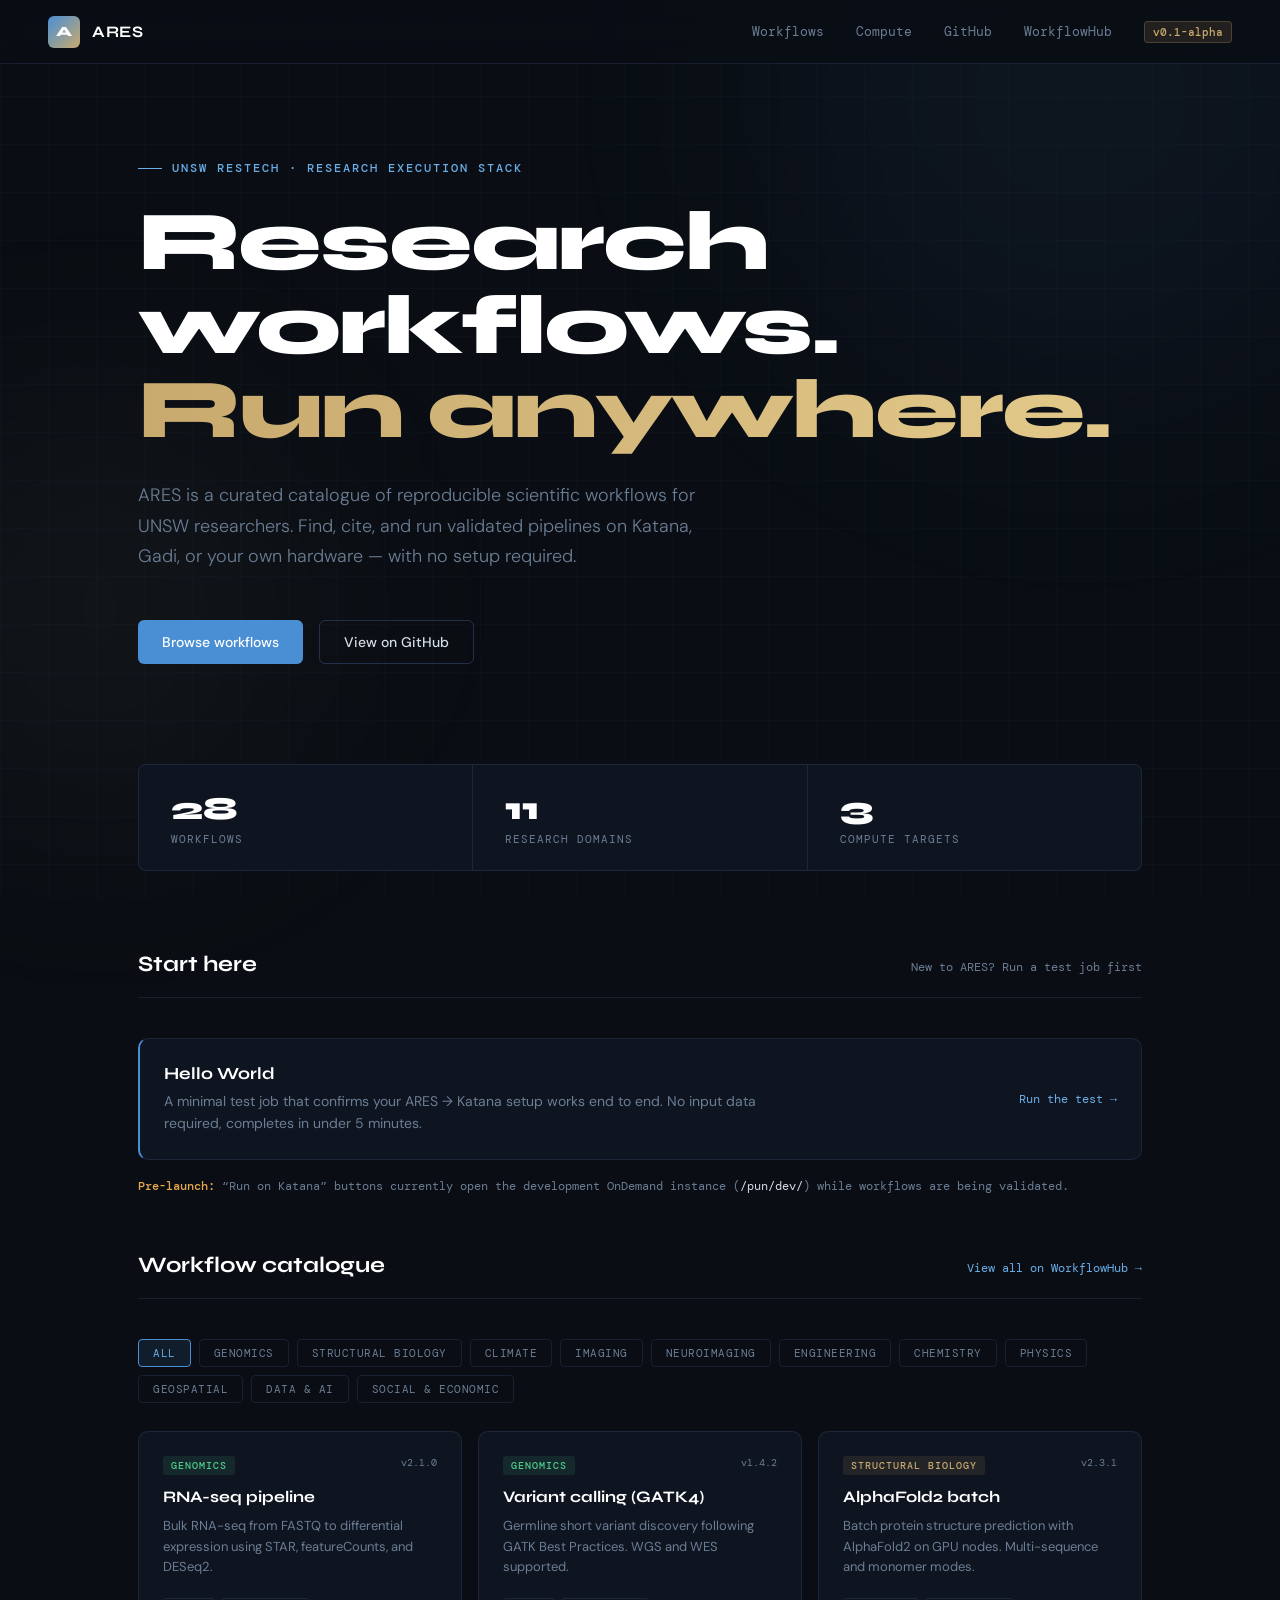
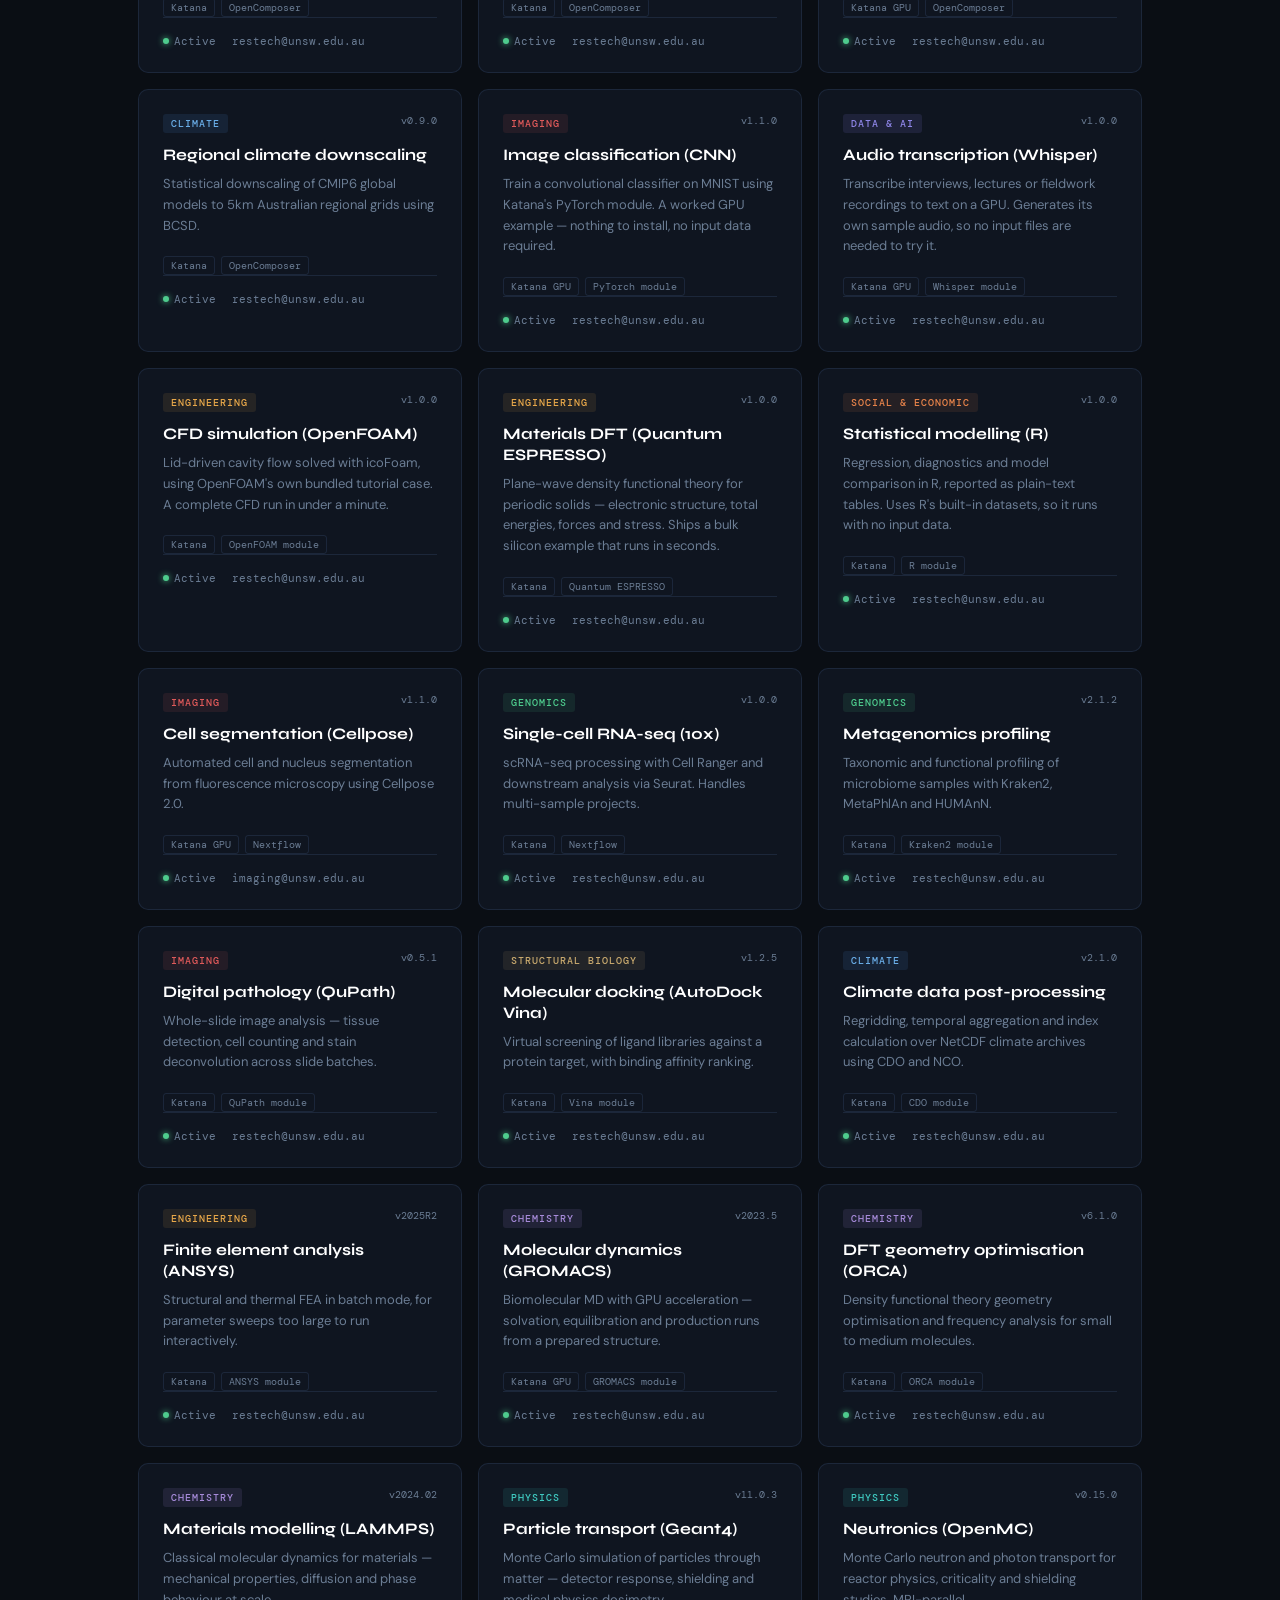
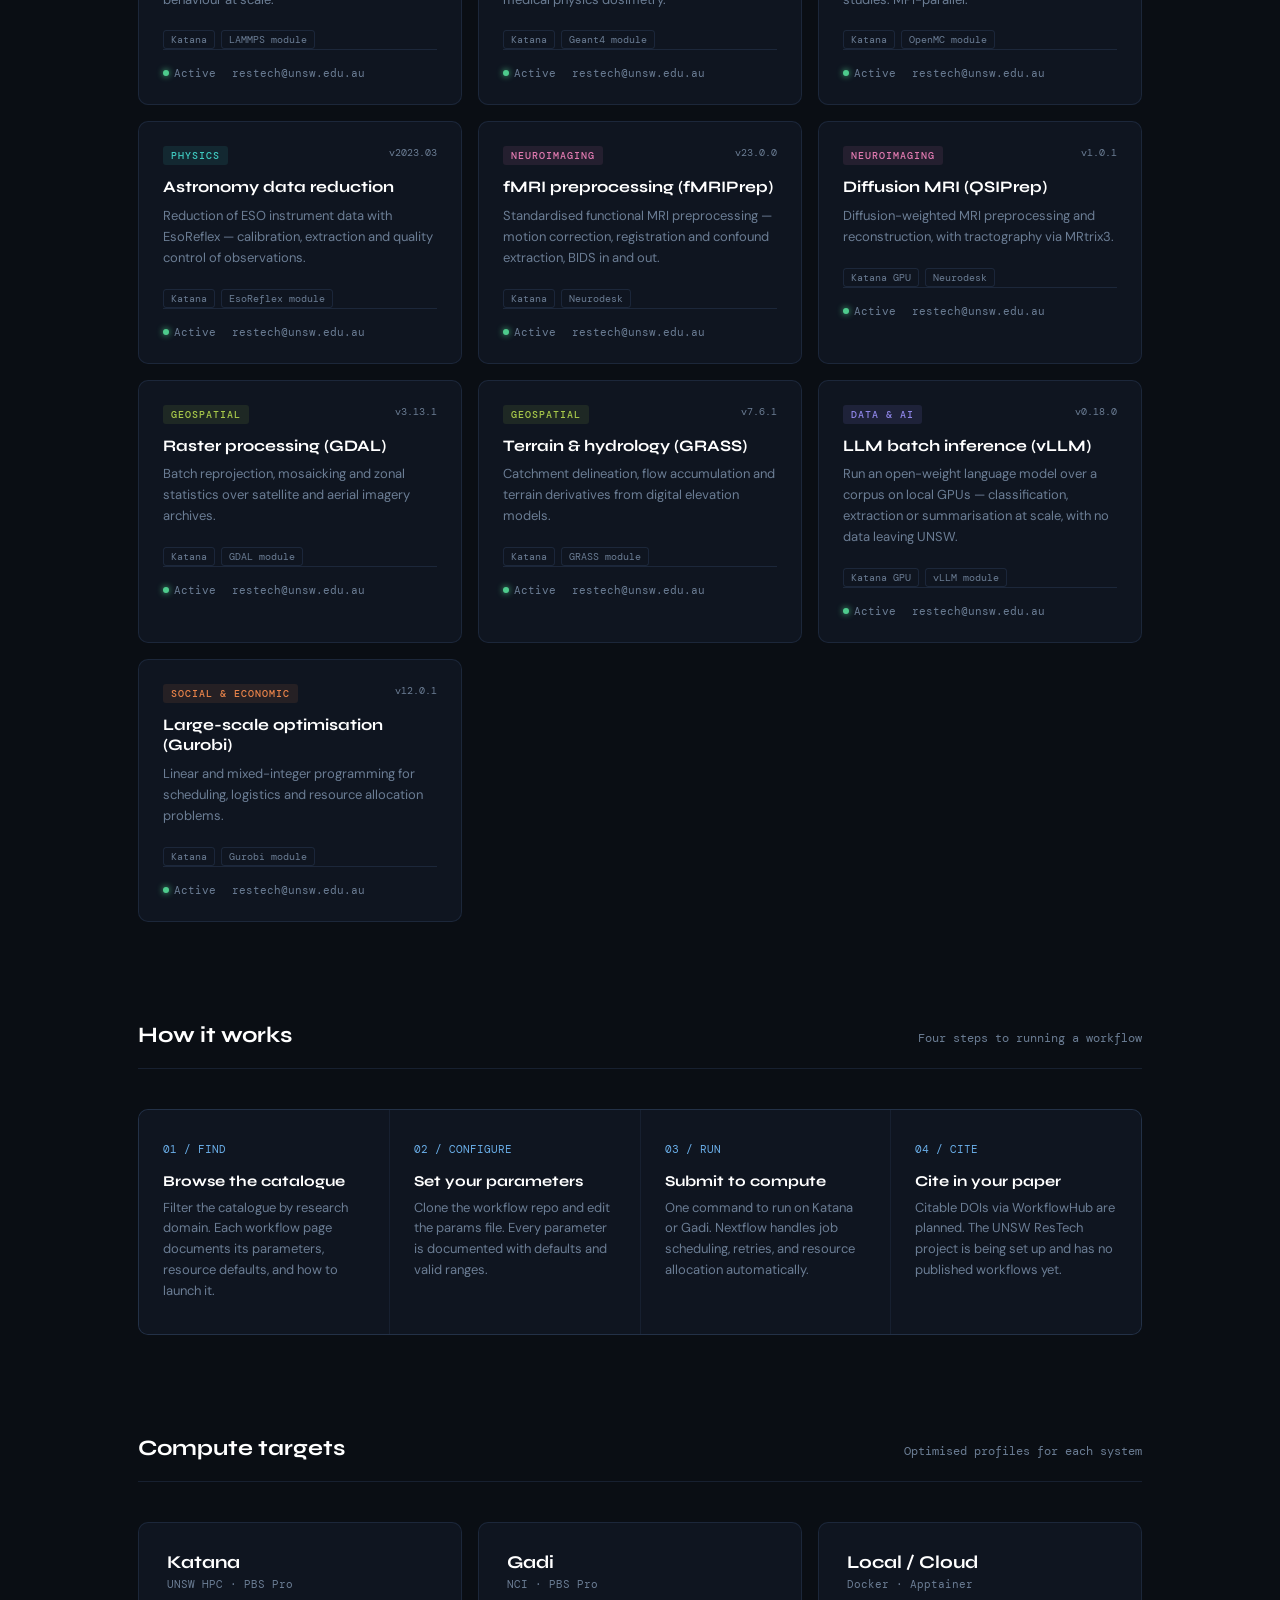
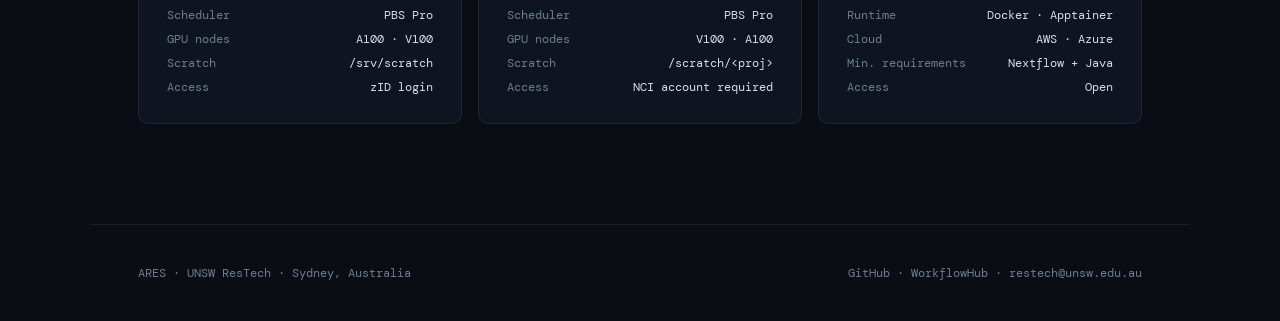
<file: index.html>
<!DOCTYPE html>
<html lang="en">
<head>
  <meta charset="UTF-8">
  <meta name="viewport" content="width=device-width, initial-scale=1.0">
  <title>ARES — AI & Research Execution Stack</title>
  <link rel="preconnect" href="https://fonts.googleapis.com">
  <link href="https://fonts.googleapis.com/css2?family=DM+Mono:wght@400;500&family=Syne:wght@400;600;700;800&family=DM+Sans:wght@300;400;500&display=swap" rel="stylesheet">
  <style>
    *, *::before, *::after { box-sizing: border-box; margin: 0; padding: 0; }

    :root {
      --bg:        #0a0e14;
      --bg2:       #0f1520;
      --bg3:       #141c2e;
      --surface:   #1a2438;
      --border:    rgba(99,140,210,0.15);
      --border2:   rgba(99,140,210,0.28);
      --gold:      #c8a96e;
      --gold2:     #e2c98a;
      --blue:      #4a8fd4;
      --blue2:     #6aaee8;
      --text:      #d4dde8;
      --muted:     #6b7d94;
      --tag-bg:    rgba(74,143,212,0.12);
      --tag-text:  #6aaee8;
      --red:       #e05a5a;
      --green:     #4ecb8d;
      --amber:     #e8a84a;
      /* Domain accents — one per research discipline in the catalogue. */
      --purple:    #a78bda;
      --teal:      #3fc9c0;
      --pink:      #e07ab0;
      --lime:      #a8c84a;
      --violet:    #8f86e8;
      --coral:     #e8834a;
    }

    html { scroll-behavior: smooth; }

    body {
      font-family: 'DM Sans', sans-serif;
      background: var(--bg);
      color: var(--text);
      min-height: 100vh;
      overflow-x: hidden;
    }

    /* Grid overlay */
    body::before {
      content: '';
      position: fixed;
      inset: 0;
      background-image:
        linear-gradient(rgba(74,143,212,0.03) 1px, transparent 1px),
        linear-gradient(90deg, rgba(74,143,212,0.03) 1px, transparent 1px);
      background-size: 48px 48px;
      pointer-events: none;
      z-index: 0;
    }

    /* Glow orbs */
    .orb {
      position: fixed;
      border-radius: 50%;
      filter: blur(120px);
      pointer-events: none;
      z-index: 0;
    }
    .orb-1 { width: 600px; height: 600px; background: rgba(74,143,212,0.06); top: -200px; right: -100px; }
    .orb-2 { width: 400px; height: 400px; background: rgba(200,169,110,0.05); bottom: 10%; left: -100px; }

    /* ── NAV ── */
    nav {
      position: fixed; top: 0; left: 0; right: 0;
      z-index: 100;
      display: flex; align-items: center; justify-content: space-between;
      padding: 0 48px;
      height: 64px;
      background: rgba(10,14,20,0.85);
      backdrop-filter: blur(12px);
      border-bottom: 1px solid var(--border);
    }

    .nav-logo {
      display: flex; align-items: center; gap: 12px;
      text-decoration: none;
    }
    .nav-logo-mark {
      width: 32px; height: 32px;
      background: linear-gradient(135deg, var(--blue), var(--gold));
      border-radius: 6px;
      display: flex; align-items: center; justify-content: center;
      font-family: 'Syne', sans-serif;
      font-weight: 800; font-size: 14px;
      color: #fff;
      letter-spacing: -0.5px;
    }
    .nav-logo-text {
      font-family: 'Syne', sans-serif;
      font-weight: 700; font-size: 16px;
      color: #fff; letter-spacing: 0.5px;
    }
    .nav-links { display: flex; align-items: center; gap: 32px; }
    .nav-links a {
      font-size: 13px; font-weight: 400;
      color: var(--muted); text-decoration: none;
      transition: color 0.2s;
      font-family: 'DM Mono', monospace;
    }
    .nav-links a:hover { color: var(--text); }

    .nav-badge {
      font-family: 'DM Mono', monospace;
      font-size: 11px; font-weight: 500;
      background: rgba(200,169,110,0.12);
      color: var(--gold);
      border: 1px solid rgba(200,169,110,0.25);
      border-radius: 4px;
      padding: 3px 8px;
    }

    /* ── HERO ── */
    .hero {
      position: relative; z-index: 1;
      padding: 160px 48px 100px;
      max-width: 1100px; margin: 0 auto;
    }

    .hero-eyebrow {
      font-family: 'DM Mono', monospace;
      font-size: 12px; font-weight: 500;
      color: var(--blue2);
      letter-spacing: 2px;
      text-transform: uppercase;
      margin-bottom: 24px;
      display: flex; align-items: center; gap: 10px;
    }
    .hero-eyebrow::before {
      content: '';
      display: block; width: 24px; height: 1px;
      background: var(--blue2);
    }

    h1 {
      font-family: 'Syne', sans-serif;
      font-size: clamp(48px, 7vw, 84px);
      font-weight: 800;
      line-height: 1.0;
      letter-spacing: -2px;
      color: #fff;
      margin-bottom: 8px;
    }
    h1 .accent {
      background: linear-gradient(90deg, var(--gold), var(--gold2));
      -webkit-background-clip: text;
      -webkit-text-fill-color: transparent;
      background-clip: text;
    }

    .hero-sub {
      font-size: 18px; font-weight: 300;
      color: var(--muted); line-height: 1.7;
      max-width: 560px;
      margin: 28px 0 48px;
    }

    .hero-actions { display: flex; gap: 16px; flex-wrap: wrap; }

    .btn {
      display: inline-flex; align-items: center; gap: 8px;
      padding: 12px 24px;
      border-radius: 6px;
      font-family: 'DM Sans', sans-serif;
      font-size: 14px; font-weight: 500;
      text-decoration: none;
      transition: all 0.2s;
      cursor: pointer; border: none;
    }
    .btn-primary {
      background: var(--blue);
      color: #fff;
    }
    .btn-primary:hover { background: var(--blue2); transform: translateY(-1px); }

    .btn-outline {
      background: transparent;
      color: var(--text);
      border: 1px solid var(--border2);
    }
    .btn-outline:hover { border-color: var(--blue); color: var(--blue2); transform: translateY(-1px); }

    /* ── STATS BAR ── */
    .stats-bar {
      position: relative; z-index: 1;
      max-width: 1100px; margin: 0 auto;
      padding: 0 48px 80px;
      display: flex; gap: 0;
    }
    .stat {
      flex: 1;
      padding: 24px 32px;
      border: 1px solid var(--border);
      border-right: none;
      background: var(--bg2);
    }
    .stat:first-child { border-radius: 8px 0 0 8px; }
    .stat:last-child  { border-radius: 0 8px 8px 0; border-right: 1px solid var(--border); }
    .stat-num {
      font-family: 'Syne', sans-serif;
      font-size: 32px; font-weight: 800;
      color: #fff; display: block;
    }
    .stat-label {
      font-family: 'DM Mono', monospace;
      font-size: 11px; color: var(--muted);
      text-transform: uppercase; letter-spacing: 1px;
      margin-top: 4px;
    }

    /* ── SECTION ── */
    section {
      position: relative; z-index: 1;
      max-width: 1100px; margin: 0 auto;
      padding: 0 48px 100px;
    }

    .section-header {
      display: flex; align-items: baseline;
      justify-content: space-between;
      margin-bottom: 40px;
      border-bottom: 1px solid var(--border);
      padding-bottom: 20px;
    }
    .section-title {
      font-family: 'Syne', sans-serif;
      font-size: 22px; font-weight: 700;
      color: #fff;
    }
    .section-mono {
      font-family: 'DM Mono', monospace;
      font-size: 12px; color: var(--muted);
    }
    .section-link {
      font-family: 'DM Mono', monospace;
      font-size: 12px; color: var(--blue2);
      text-decoration: none;
    }
    .section-link:hover { text-decoration: underline; }

    /* ── START HERE ── */
    #start-here { padding-bottom: 56px; }
    .start-card {
      display: flex; align-items: center; justify-content: space-between;
      gap: 24px; flex-wrap: wrap;
      background: var(--bg2);
      border: 1px solid var(--border);
      border-left: 2px solid var(--blue);
      border-radius: 10px;
      padding: 24px;
      text-decoration: none;
      transition: all 0.2s;
    }
    .start-card:hover { border-color: var(--border2); border-left-color: var(--blue2); background: var(--bg3); }
    .start-name {
      font-family: 'Syne', sans-serif;
      font-size: 17px; font-weight: 700; color: #fff;
      margin-bottom: 6px;
    }
    .start-desc { font-size: 14px; color: var(--muted); line-height: 1.6; max-width: 620px; }
    .start-go {
      font-family: 'DM Mono', monospace;
      font-size: 12px; color: var(--blue2); white-space: nowrap;
    }
    .prelaunch-note {
      margin-top: 16px;
      font-family: 'DM Mono', monospace;
      font-size: 12px; color: var(--muted); line-height: 1.7;
    }
    .prelaunch-note strong { color: var(--amber); font-weight: 500; }
    .prelaunch-note code { font-family: inherit; color: var(--text); }

    /* ── WORKFLOW GRID ── */
    .workflow-grid {
      display: grid;
      grid-template-columns: repeat(auto-fill, minmax(300px, 1fr));
      gap: 16px;
    }

    .workflow-card {
      background: var(--bg2);
      border: 1px solid var(--border);
      border-radius: 10px;
      padding: 24px;
      text-decoration: none;
      display: block;
      transition: all 0.2s;
      position: relative;
      overflow: hidden;
    }
    .workflow-card::before {
      content: '';
      position: absolute; top: 0; left: 0; right: 0;
      height: 2px;
      background: linear-gradient(90deg, var(--blue), transparent);
      opacity: 0;
      transition: opacity 0.2s;
    }
    .workflow-card:hover {
      border-color: var(--border2);
      transform: translateY(-2px);
      background: var(--bg3);
    }
    .workflow-card:hover::before { opacity: 1; }

    .workflow-card.planned { opacity: 0.55; cursor: default; }
    .workflow-card.planned:hover {
      border-color: var(--border); transform: none; background: var(--bg2);
    }
    .workflow-card.planned:hover::before { opacity: 0; }

    .card-top {
      display: flex; align-items: flex-start;
      justify-content: space-between;
      margin-bottom: 12px;
    }
    .card-domain {
      font-family: 'DM Mono', monospace;
      font-size: 10px; font-weight: 500;
      padding: 3px 8px; border-radius: 3px;
      background: var(--tag-bg);
      color: var(--tag-text);
      text-transform: uppercase; letter-spacing: 1px;
    }
    .card-domain.genomics  { background: rgba(78,203,141,0.1); color: var(--green); }
    .card-domain.structural{ background: rgba(200,169,110,0.1); color: var(--gold); }
    .card-domain.climate   { background: rgba(74,143,212,0.12); color: var(--blue2); }
    .card-domain.imaging   { background: rgba(224,90,90,0.1); color: var(--red); }
    .card-domain.engineering { background: rgba(232,168,74,0.1); color: var(--amber); }
    .card-domain.chemistry { background: rgba(167,139,218,0.12); color: var(--purple); }
    .card-domain.physics   { background: rgba(63,201,192,0.1); color: var(--teal); }
    .card-domain.neuro     { background: rgba(224,122,176,0.1); color: var(--pink); }
    .card-domain.geospatial{ background: rgba(168,200,74,0.1); color: var(--lime); }
    .card-domain.ai        { background: rgba(143,134,232,0.12); color: var(--violet); }
    .card-domain.social    { background: rgba(232,131,74,0.1); color: var(--coral); }

    .card-version {
      font-family: 'DM Mono', monospace;
      font-size: 10px; color: var(--muted);
    }

    .card-name {
      font-family: 'Syne', sans-serif;
      font-size: 16px; font-weight: 700;
      color: #fff; margin-bottom: 8px;
      line-height: 1.3;
    }
    .card-desc {
      font-size: 13px; color: var(--muted);
      line-height: 1.6; margin-bottom: 20px;
    }

    .card-meta {
      display: flex; gap: 16px;
      padding-top: 16px;
      border-top: 1px solid var(--border);
      font-family: 'DM Mono', monospace;
      font-size: 11px; color: var(--muted);
    }
    .card-meta span { display: flex; align-items: center; gap: 5px; }

    .card-compute {
      margin-top: 12px;
      display: flex; gap: 6px; flex-wrap: wrap;
    }
    .compute-tag {
      font-family: 'DM Mono', monospace;
      font-size: 10px; padding: 2px 7px;
      border-radius: 3px;
      border: 1px solid var(--border);
      color: var(--muted);
    }

    /* Status dot */
    .status-dot {
      width: 6px; height: 6px;
      border-radius: 50%;
      background: var(--green);
      display: inline-block;
      box-shadow: 0 0 6px var(--green);
    }
    .status-dot.planned { background: var(--muted); box-shadow: none; }

    /* ── FILTER BAR ── */
    .filter-bar {
      display: flex; gap: 8px; margin-bottom: 28px;
      flex-wrap: wrap;
    }
    .filter-btn {
      font-family: 'DM Mono', monospace;
      font-size: 11px; padding: 6px 14px;
      border-radius: 4px;
      border: 1px solid var(--border);
      background: transparent;
      color: var(--muted);
      cursor: pointer;
      transition: all 0.15s;
      text-transform: uppercase; letter-spacing: 0.5px;
    }
    .filter-btn:hover, .filter-btn.active {
      border-color: var(--blue);
      color: var(--blue2);
      background: var(--tag-bg);
    }

    /* ── HOW IT WORKS ── */
    .steps {
      display: grid;
      grid-template-columns: repeat(4, 1fr);
      gap: 1px;
      background: var(--border);
      border: 1px solid var(--border);
      border-radius: 10px;
      overflow: hidden;
    }
    .step {
      background: var(--bg2);
      padding: 32px 24px;
    }
    .step-num {
      font-family: 'DM Mono', monospace;
      font-size: 11px; color: var(--blue2);
      margin-bottom: 16px;
    }
    .step-title {
      font-family: 'Syne', sans-serif;
      font-weight: 700; font-size: 15px;
      color: #fff; margin-bottom: 8px;
    }
    .step-desc {
      font-size: 13px; color: var(--muted);
      line-height: 1.6;
    }

    /* ── COMPUTE TARGETS ── */
    .compute-grid {
      display: grid;
      grid-template-columns: repeat(3, 1fr);
      gap: 16px;
    }
    .compute-card {
      background: var(--bg2);
      border: 1px solid var(--border);
      border-radius: 10px;
      padding: 28px;
    }
    .compute-name {
      font-family: 'Syne', sans-serif;
      font-weight: 700; font-size: 18px;
      color: #fff; margin-bottom: 4px;
    }
    .compute-type {
      font-family: 'DM Mono', monospace;
      font-size: 11px; color: var(--muted);
      margin-bottom: 16px;
    }
    .compute-specs {
      display: flex; flex-direction: column; gap: 8px;
    }
    .spec-row {
      display: flex; justify-content: space-between;
      font-family: 'DM Mono', monospace;
      font-size: 12px;
    }
    .spec-key { color: var(--muted); }
    .spec-val { color: var(--text); }

    /* ── FOOTER ── */
    footer {
      position: relative; z-index: 1;
      border-top: 1px solid var(--border);
      padding: 40px 48px;
      max-width: 1100px; margin: 0 auto;
      display: flex; align-items: center;
      justify-content: space-between;
      font-family: 'DM Mono', monospace;
      font-size: 12px; color: var(--muted);
    }
    footer a { color: var(--muted); text-decoration: none; }
    footer a:hover { color: var(--blue2); }

    /* Animate on load */
    @keyframes fadeUp {
      from { opacity: 0; transform: translateY(20px); }
      to   { opacity: 1; transform: translateY(0); }
    }
    .hero-eyebrow { animation: fadeUp 0.5s ease both; }
    h1            { animation: fadeUp 0.5s 0.1s ease both; }
    .hero-sub     { animation: fadeUp 0.5s 0.2s ease both; }
    .hero-actions { animation: fadeUp 0.5s 0.3s ease both; }

    @media (max-width: 768px) {
      nav { padding: 0 20px; }
      .nav-links { display: none; }
      .hero { padding: 120px 20px 60px; }
      section { padding: 0 20px 60px; }
      .stats-bar { padding: 0 20px 60px; flex-direction: column; gap: 8px; }
      .stat { border-right: 1px solid var(--border); border-radius: 8px; }
      .steps { grid-template-columns: 1fr 1fr; }
      .compute-grid { grid-template-columns: 1fr; }
      footer { flex-direction: column; gap: 16px; text-align: center; }
    }
  </style>
</head>
<body>

<div class="orb orb-1"></div>
<div class="orb orb-2"></div>

<!-- NAV -->
<nav>
  <a href="./" class="nav-logo">
    <div class="nav-logo-mark">A</div>
    <span class="nav-logo-text">ARES</span>
  </a>
  <div class="nav-links">
    <a href="#workflows">Workflows</a>
    <a href="#compute">Compute</a>
    <a href="https://github.com/PatrickTung/ares" target="_blank">GitHub</a>
    <a href="https://workflowhub.eu/projects/472" target="_blank">WorkflowHub</a>
    <span class="nav-badge">v0.1-alpha</span>
  </div>
</nav>

<!-- HERO -->
<div class="hero">
  <div class="hero-eyebrow">UNSW ResTech · Research Execution Stack</div>
  <h1>Research workflows.<br><span class="accent">Run anywhere.</span></h1>
  <p class="hero-sub">
    ARES is a curated catalogue of reproducible scientific workflows for UNSW researchers.
    Find, cite, and run validated pipelines on Katana, Gadi, or your own hardware — with no setup required.
  </p>
  <div class="hero-actions">
    <a href="#workflows" class="btn btn-primary">Browse workflows</a>
    <a href="https://github.com/PatrickTung/ares" class="btn btn-outline" target="_blank">View on GitHub</a>
  </div>
</div>

<!-- STATS -->
<div class="stats-bar">
  <div class="stat">
    <span class="stat-num">28</span>
    <div class="stat-label">Workflows</div>
  </div>
  <div class="stat">
    <span class="stat-num">11</span>
    <div class="stat-label">Research domains</div>
  </div>
  <div class="stat">
    <span class="stat-num">3</span>
    <div class="stat-label">Compute targets</div>
  </div>
</div>

<!-- START HERE -->
<section id="start-here">
  <div class="section-header">
    <span class="section-title">Start here</span>
    <span class="section-mono">New to ARES? Run a test job first</span>
  </div>
  <a href="workflows/hello-world/" class="start-card">
    <div>
      <div class="start-name">Hello World</div>
      <div class="start-desc">A minimal test job that confirms your ARES → Katana setup works end to end. No input data required, completes in under 5 minutes.</div>
    </div>
    <span class="start-go">Run the test →</span>
  </a>
  <p class="prelaunch-note">
    <strong>Pre-launch:</strong> “Run on Katana” buttons currently open the development OnDemand
    instance (<code>/pun/dev/</code>) while workflows are being validated.
  </p>
</section>

<!-- WORKFLOWS -->
<section id="workflows">
  <div class="section-header">
    <span class="section-title">Workflow catalogue</span>
    <a href="https://workflowhub.eu/projects/472" class="section-link" target="_blank">View all on WorkflowHub →</a>
  </div>

  <div class="filter-bar">
    <button class="filter-btn active" onclick="filterCards('all', this)">All</button>
    <button class="filter-btn" onclick="filterCards('genomics', this)">Genomics</button>
    <button class="filter-btn" onclick="filterCards('structural', this)">Structural biology</button>
    <button class="filter-btn" onclick="filterCards('climate', this)">Climate</button>
    <button class="filter-btn" onclick="filterCards('imaging', this)">Imaging</button>
    <button class="filter-btn" onclick="filterCards('neuro', this)">Neuroimaging</button>
    <button class="filter-btn" onclick="filterCards('engineering', this)">Engineering</button>
    <button class="filter-btn" onclick="filterCards('chemistry', this)">Chemistry</button>
    <button class="filter-btn" onclick="filterCards('physics', this)">Physics</button>
    <button class="filter-btn" onclick="filterCards('geospatial', this)">Geospatial</button>
    <button class="filter-btn" onclick="filterCards('ai', this)">Data &amp; AI</button>
    <button class="filter-btn" onclick="filterCards('social', this)">Social &amp; economic</button>
  </div>

  <div class="workflow-grid" id="workflow-grid">

    <a href="workflows/rna-seq-pipeline/" class="workflow-card" data-domain="genomics">
      <div class="card-top">
        <span class="card-domain genomics">Genomics</span>
        <span class="card-version">v2.1.0</span>
      </div>
      <div class="card-name">RNA-seq pipeline</div>
      <div class="card-desc">Bulk RNA-seq from FASTQ to differential expression using STAR, featureCounts, and DESeq2.</div>
      <div class="card-compute">
        <span class="compute-tag">Katana</span>
        <span class="compute-tag">OpenComposer</span>
      </div>
      <div class="card-meta">
        <span><span class="status-dot"></span> Active</span>
        <span>restech@unsw.edu.au</span>
      </div>
    </a>

    <a href="workflows/variant-calling/" class="workflow-card" data-domain="genomics">
      <div class="card-top">
        <span class="card-domain genomics">Genomics</span>
        <span class="card-version">v1.4.2</span>
      </div>
      <div class="card-name">Variant calling (GATK4)</div>
      <div class="card-desc">Germline short variant discovery following GATK Best Practices. WGS and WES supported.</div>
      <div class="card-compute">
        <span class="compute-tag">Katana</span>
        <span class="compute-tag">OpenComposer</span>
      </div>
      <div class="card-meta">
        <span><span class="status-dot"></span> Active</span>
        <span>restech@unsw.edu.au</span>
      </div>
    </a>

    <a href="workflows/alphafold-batch/" class="workflow-card" data-domain="structural">
      <div class="card-top">
        <span class="card-domain structural">Structural biology</span>
        <span class="card-version">v2.3.1</span>
      </div>
      <div class="card-name">AlphaFold2 batch</div>
      <div class="card-desc">Batch protein structure prediction with AlphaFold2 on GPU nodes. Multi-sequence and monomer modes.</div>
      <div class="card-compute">
        <span class="compute-tag">Katana GPU</span>
        <span class="compute-tag">OpenComposer</span>
      </div>
      <div class="card-meta">
        <span><span class="status-dot"></span> Active</span>
        <span>restech@unsw.edu.au</span>
      </div>
    </a>

    <a href="workflows/climate-downscaling/" class="workflow-card" data-domain="climate">
      <div class="card-top">
        <span class="card-domain climate">Climate</span>
        <span class="card-version">v0.9.0</span>
      </div>
      <div class="card-name">Regional climate downscaling</div>
      <div class="card-desc">Statistical downscaling of CMIP6 global models to 5km Australian regional grids using BCSD.</div>
      <div class="card-compute">
        <span class="compute-tag">Katana</span>
        <span class="compute-tag">OpenComposer</span>
      </div>
      <div class="card-meta">
        <span><span class="status-dot"></span> Active</span>
        <span>restech@unsw.edu.au</span>
      </div>
    </a>

    <a href="workflows/mnist-classification/" class="workflow-card" data-domain="imaging">
      <div class="card-top">
        <span class="card-domain imaging">Imaging</span>
        <span class="card-version">v1.1.0</span>
      </div>
      <div class="card-name">Image classification (CNN)</div>
      <div class="card-desc">Train a convolutional classifier on MNIST using Katana's PyTorch module. A worked GPU example — nothing to install, no input data required.</div>
      <div class="card-compute">
        <span class="compute-tag">Katana GPU</span>
        <span class="compute-tag">PyTorch module</span>
      </div>
      <div class="card-meta">
        <span><span class="status-dot"></span> Active</span>
        <span>restech@unsw.edu.au</span>
      </div>
    </a>

    <a href="workflows/whisper-transcription/" class="workflow-card" data-domain="ai">
      <div class="card-top">
        <span class="card-domain ai">Data &amp; AI</span>
        <span class="card-version">v1.0.0</span>
      </div>
      <div class="card-name">Audio transcription (Whisper)</div>
      <div class="card-desc">Transcribe interviews, lectures or fieldwork recordings to text on a GPU. Generates its own sample audio, so no input files are needed to try it.</div>
      <div class="card-compute">
        <span class="compute-tag">Katana GPU</span>
        <span class="compute-tag">Whisper module</span>
      </div>
      <div class="card-meta">
        <span><span class="status-dot"></span> Active</span>
        <span>restech@unsw.edu.au</span>
      </div>
    </a>

    <a href="workflows/openfoam-cavity/" class="workflow-card" data-domain="engineering">
      <div class="card-top">
        <span class="card-domain engineering">Engineering</span>
        <span class="card-version">v1.0.0</span>
      </div>
      <div class="card-name">CFD simulation (OpenFOAM)</div>
      <div class="card-desc">Lid-driven cavity flow solved with icoFoam, using OpenFOAM's own bundled tutorial case. A complete CFD run in under a minute.</div>
      <div class="card-compute">
        <span class="compute-tag">Katana</span>
        <span class="compute-tag">OpenFOAM module</span>
      </div>
      <div class="card-meta">
        <span><span class="status-dot"></span> Active</span>
        <span>restech@unsw.edu.au</span>
      </div>
    </a>

    <a href="workflows/dft-materials/" class="workflow-card" data-domain="engineering">
      <div class="card-top">
        <span class="card-domain engineering">Engineering</span>
        <span class="card-version">v1.0.0</span>
      </div>
      <div class="card-name">Materials DFT (Quantum ESPRESSO)</div>
      <div class="card-desc">Plane-wave density functional theory for periodic solids — electronic structure, total energies, forces and stress. Ships a bulk silicon example that runs in seconds.</div>
      <div class="card-compute">
        <span class="compute-tag">Katana</span>
        <span class="compute-tag">Quantum ESPRESSO</span>
      </div>
      <div class="card-meta">
        <span><span class="status-dot"></span> Active</span>
        <span>restech@unsw.edu.au</span>
      </div>
    </a>

    <a href="workflows/r-statistics/" class="workflow-card" data-domain="social">
      <div class="card-top">
        <span class="card-domain social">Social &amp; economic</span>
        <span class="card-version">v1.0.0</span>
      </div>
      <div class="card-name">Statistical modelling (R)</div>
      <div class="card-desc">Regression, diagnostics and model comparison in R, reported as plain-text tables. Uses R's built-in datasets, so it runs with no input data.</div>
      <div class="card-compute">
        <span class="compute-tag">Katana</span>
        <span class="compute-tag">R module</span>
      </div>
      <div class="card-meta">
        <span><span class="status-dot"></span> Active</span>
        <span>restech@unsw.edu.au</span>
      </div>
    </a>

    <a href="workflows/cellpose-segmentation/" class="workflow-card" data-domain="imaging">
      <div class="card-top">
        <span class="card-domain imaging">Imaging</span>
        <span class="card-version">v1.1.0</span>
      </div>
      <div class="card-name">Cell segmentation (Cellpose)</div>
      <div class="card-desc">Automated cell and nucleus segmentation from fluorescence microscopy using Cellpose 2.0.</div>
      <div class="card-compute">
        <span class="compute-tag">Katana GPU</span>
        <span class="compute-tag">Nextflow</span>
      </div>
      <div class="card-meta">
        <span><span class="status-dot"></span> Active</span>
        <span>imaging@unsw.edu.au</span>
      </div>
    </a>

    <a href="workflows/scrnaseq-10x/" class="workflow-card" data-domain="genomics">
      <div class="card-top">
        <span class="card-domain genomics">Genomics</span>
        <span class="card-version">v1.0.0</span>
      </div>
      <div class="card-name">Single-cell RNA-seq (10x)</div>
      <div class="card-desc">scRNA-seq processing with Cell Ranger and downstream analysis via Seurat. Handles multi-sample projects.</div>
      <div class="card-compute">
        <span class="compute-tag">Katana</span>
        <span class="compute-tag">Nextflow</span>
      </div>
      <div class="card-meta">
        <span><span class="status-dot"></span> Active</span>
        <span>restech@unsw.edu.au</span>
      </div>
    </a>

    <a href="workflows/metagenomics-profiling/" class="workflow-card" data-domain="genomics">
      <div class="card-top">
        <span class="card-domain genomics">Genomics</span>
        <span class="card-version">v2.1.2</span>
      </div>
      <div class="card-name">Metagenomics profiling</div>
      <div class="card-desc">Taxonomic and functional profiling of microbiome samples with Kraken2, MetaPhlAn and HUMAnN.</div>
      <div class="card-compute">
        <span class="compute-tag">Katana</span>
        <span class="compute-tag">Kraken2 module</span>
      </div>
      <div class="card-meta">
        <span><span class="status-dot"></span> Active</span>
        <span>restech@unsw.edu.au</span>
      </div>
    </a>

    <a href="workflows/qupath-pathology/" class="workflow-card" data-domain="imaging">
      <div class="card-top">
        <span class="card-domain imaging">Imaging</span>
        <span class="card-version">v0.5.1</span>
      </div>
      <div class="card-name">Digital pathology (QuPath)</div>
      <div class="card-desc">Whole-slide image analysis — tissue detection, cell counting and stain deconvolution across slide batches.</div>
      <div class="card-compute">
        <span class="compute-tag">Katana</span>
        <span class="compute-tag">QuPath module</span>
      </div>
      <div class="card-meta">
        <span><span class="status-dot"></span> Active</span>
        <span>restech@unsw.edu.au</span>
      </div>
    </a>

    <a href="workflows/molecular-docking/" class="workflow-card" data-domain="structural">
      <div class="card-top">
        <span class="card-domain structural">Structural biology</span>
        <span class="card-version">v1.2.5</span>
      </div>
      <div class="card-name">Molecular docking (AutoDock Vina)</div>
      <div class="card-desc">Virtual screening of ligand libraries against a protein target, with binding affinity ranking.</div>
      <div class="card-compute">
        <span class="compute-tag">Katana</span>
        <span class="compute-tag">Vina module</span>
      </div>
      <div class="card-meta">
        <span><span class="status-dot"></span> Active</span>
        <span>restech@unsw.edu.au</span>
      </div>
    </a>

    <a href="workflows/climate-postprocessing/" class="workflow-card" data-domain="climate">
      <div class="card-top">
        <span class="card-domain climate">Climate</span>
        <span class="card-version">v2.1.0</span>
      </div>
      <div class="card-name">Climate data post-processing</div>
      <div class="card-desc">Regridding, temporal aggregation and index calculation over NetCDF climate archives using CDO and NCO.</div>
      <div class="card-compute">
        <span class="compute-tag">Katana</span>
        <span class="compute-tag">CDO module</span>
      </div>
      <div class="card-meta">
        <span><span class="status-dot"></span> Active</span>
        <span>restech@unsw.edu.au</span>
      </div>
    </a>

    <a href="workflows/ansys-fea/" class="workflow-card" data-domain="engineering">
      <div class="card-top">
        <span class="card-domain engineering">Engineering</span>
        <span class="card-version">v2025R2</span>
      </div>
      <div class="card-name">Finite element analysis (ANSYS)</div>
      <div class="card-desc">Structural and thermal FEA in batch mode, for parameter sweeps too large to run interactively.</div>
      <div class="card-compute">
        <span class="compute-tag">Katana</span>
        <span class="compute-tag">ANSYS module</span>
      </div>
      <div class="card-meta">
        <span><span class="status-dot"></span> Active</span>
        <span>restech@unsw.edu.au</span>
      </div>
    </a>

    <a href="workflows/gromacs-md/" class="workflow-card" data-domain="chemistry">
      <div class="card-top">
        <span class="card-domain chemistry">Chemistry</span>
        <span class="card-version">v2023.5</span>
      </div>
      <div class="card-name">Molecular dynamics (GROMACS)</div>
      <div class="card-desc">Biomolecular MD with GPU acceleration — solvation, equilibration and production runs from a prepared structure.</div>
      <div class="card-compute">
        <span class="compute-tag">Katana GPU</span>
        <span class="compute-tag">GROMACS module</span>
      </div>
      <div class="card-meta">
        <span><span class="status-dot"></span> Active</span>
        <span>restech@unsw.edu.au</span>
      </div>
    </a>

    <a href="workflows/orca-dft/" class="workflow-card" data-domain="chemistry">
      <div class="card-top">
        <span class="card-domain chemistry">Chemistry</span>
        <span class="card-version">v6.1.0</span>
      </div>
      <div class="card-name">DFT geometry optimisation (ORCA)</div>
      <div class="card-desc">Density functional theory geometry optimisation and frequency analysis for small to medium molecules.</div>
      <div class="card-compute">
        <span class="compute-tag">Katana</span>
        <span class="compute-tag">ORCA module</span>
      </div>
      <div class="card-meta">
        <span><span class="status-dot"></span> Active</span>
        <span>restech@unsw.edu.au</span>
      </div>
    </a>

    <a href="workflows/lammps-materials/" class="workflow-card" data-domain="chemistry">
      <div class="card-top">
        <span class="card-domain chemistry">Chemistry</span>
        <span class="card-version">v2024.02</span>
      </div>
      <div class="card-name">Materials modelling (LAMMPS)</div>
      <div class="card-desc">Classical molecular dynamics for materials — mechanical properties, diffusion and phase behaviour at scale.</div>
      <div class="card-compute">
        <span class="compute-tag">Katana</span>
        <span class="compute-tag">LAMMPS module</span>
      </div>
      <div class="card-meta">
        <span><span class="status-dot"></span> Active</span>
        <span>restech@unsw.edu.au</span>
      </div>
    </a>

    <a href="workflows/geant4-transport/" class="workflow-card" data-domain="physics">
      <div class="card-top">
        <span class="card-domain physics">Physics</span>
        <span class="card-version">v11.0.3</span>
      </div>
      <div class="card-name">Particle transport (Geant4)</div>
      <div class="card-desc">Monte Carlo simulation of particles through matter — detector response, shielding and medical physics dosimetry.</div>
      <div class="card-compute">
        <span class="compute-tag">Katana</span>
        <span class="compute-tag">Geant4 module</span>
      </div>
      <div class="card-meta">
        <span><span class="status-dot"></span> Active</span>
        <span>restech@unsw.edu.au</span>
      </div>
    </a>

    <a href="workflows/openmc-neutronics/" class="workflow-card" data-domain="physics">
      <div class="card-top">
        <span class="card-domain physics">Physics</span>
        <span class="card-version">v0.15.0</span>
      </div>
      <div class="card-name">Neutronics (OpenMC)</div>
      <div class="card-desc">Monte Carlo neutron and photon transport for reactor physics, criticality and shielding studies. MPI-parallel.</div>
      <div class="card-compute">
        <span class="compute-tag">Katana</span>
        <span class="compute-tag">OpenMC module</span>
      </div>
      <div class="card-meta">
        <span><span class="status-dot"></span> Active</span>
        <span>restech@unsw.edu.au</span>
      </div>
    </a>

    <a href="workflows/astronomy-reduction/" class="workflow-card" data-domain="physics">
      <div class="card-top">
        <span class="card-domain physics">Physics</span>
        <span class="card-version">v2023.03</span>
      </div>
      <div class="card-name">Astronomy data reduction</div>
      <div class="card-desc">Reduction of ESO instrument data with EsoReflex — calibration, extraction and quality control of observations.</div>
      <div class="card-compute">
        <span class="compute-tag">Katana</span>
        <span class="compute-tag">EsoReflex module</span>
      </div>
      <div class="card-meta">
        <span><span class="status-dot"></span> Active</span>
        <span>restech@unsw.edu.au</span>
      </div>
    </a>

    <a href="workflows/fmriprep/" class="workflow-card" data-domain="neuro">
      <div class="card-top">
        <span class="card-domain neuro">Neuroimaging</span>
        <span class="card-version">v23.0.0</span>
      </div>
      <div class="card-name">fMRI preprocessing (fMRIPrep)</div>
      <div class="card-desc">Standardised functional MRI preprocessing — motion correction, registration and confound extraction, BIDS in and out.</div>
      <div class="card-compute">
        <span class="compute-tag">Katana</span>
        <span class="compute-tag">Neurodesk</span>
      </div>
      <div class="card-meta">
        <span><span class="status-dot"></span> Active</span>
        <span>restech@unsw.edu.au</span>
      </div>
    </a>

    <a href="workflows/qsiprep-dmri/" class="workflow-card" data-domain="neuro">
      <div class="card-top">
        <span class="card-domain neuro">Neuroimaging</span>
        <span class="card-version">v1.0.1</span>
      </div>
      <div class="card-name">Diffusion MRI (QSIPrep)</div>
      <div class="card-desc">Diffusion-weighted MRI preprocessing and reconstruction, with tractography via MRtrix3.</div>
      <div class="card-compute">
        <span class="compute-tag">Katana GPU</span>
        <span class="compute-tag">Neurodesk</span>
      </div>
      <div class="card-meta">
        <span><span class="status-dot"></span> Active</span>
        <span>restech@unsw.edu.au</span>
      </div>
    </a>

    <a href="workflows/gdal-raster/" class="workflow-card" data-domain="geospatial">
      <div class="card-top">
        <span class="card-domain geospatial">Geospatial</span>
        <span class="card-version">v3.13.1</span>
      </div>
      <div class="card-name">Raster processing (GDAL)</div>
      <div class="card-desc">Batch reprojection, mosaicking and zonal statistics over satellite and aerial imagery archives.</div>
      <div class="card-compute">
        <span class="compute-tag">Katana</span>
        <span class="compute-tag">GDAL module</span>
      </div>
      <div class="card-meta">
        <span><span class="status-dot"></span> Active</span>
        <span>restech@unsw.edu.au</span>
      </div>
    </a>

    <a href="workflows/grass-terrain/" class="workflow-card" data-domain="geospatial">
      <div class="card-top">
        <span class="card-domain geospatial">Geospatial</span>
        <span class="card-version">v7.6.1</span>
      </div>
      <div class="card-name">Terrain &amp; hydrology (GRASS)</div>
      <div class="card-desc">Catchment delineation, flow accumulation and terrain derivatives from digital elevation models.</div>
      <div class="card-compute">
        <span class="compute-tag">Katana</span>
        <span class="compute-tag">GRASS module</span>
      </div>
      <div class="card-meta">
        <span><span class="status-dot"></span> Active</span>
        <span>restech@unsw.edu.au</span>
      </div>
    </a>

    <a href="workflows/vllm-inference/" class="workflow-card" data-domain="ai">
      <div class="card-top">
        <span class="card-domain ai">Data &amp; AI</span>
        <span class="card-version">v0.18.0</span>
      </div>
      <div class="card-name">LLM batch inference (vLLM)</div>
      <div class="card-desc">Run an open-weight language model over a corpus on local GPUs — classification, extraction or summarisation at scale, with no data leaving UNSW.</div>
      <div class="card-compute">
        <span class="compute-tag">Katana GPU</span>
        <span class="compute-tag">vLLM module</span>
      </div>
      <div class="card-meta">
        <span><span class="status-dot"></span> Active</span>
        <span>restech@unsw.edu.au</span>
      </div>
    </a>

    <a href="workflows/gurobi-optimisation/" class="workflow-card" data-domain="social">
      <div class="card-top">
        <span class="card-domain social">Social &amp; economic</span>
        <span class="card-version">v12.0.1</span>
      </div>
      <div class="card-name">Large-scale optimisation (Gurobi)</div>
      <div class="card-desc">Linear and mixed-integer programming for scheduling, logistics and resource allocation problems.</div>
      <div class="card-compute">
        <span class="compute-tag">Katana</span>
        <span class="compute-tag">Gurobi module</span>
      </div>
      <div class="card-meta">
        <span><span class="status-dot"></span> Active</span>
        <span>restech@unsw.edu.au</span>
      </div>
    </a>

  </div>
</section>

<!-- HOW IT WORKS -->
<section id="howto">
  <div class="section-header">
    <span class="section-title">How it works</span>
    <span class="section-mono">Four steps to running a workflow</span>
  </div>
  <div class="steps">
    <div class="step">
      <div class="step-num">01 / FIND</div>
      <div class="step-title">Browse the catalogue</div>
      <div class="step-desc">Filter the catalogue by research domain. Each workflow page documents its parameters, resource defaults, and how to launch it.</div>
    </div>
    <div class="step">
      <div class="step-num">02 / CONFIGURE</div>
      <div class="step-title">Set your parameters</div>
      <div class="step-desc">Clone the workflow repo and edit the params file. Every parameter is documented with defaults and valid ranges.</div>
    </div>
    <div class="step">
      <div class="step-num">03 / RUN</div>
      <div class="step-title">Submit to compute</div>
      <div class="step-desc">One command to run on Katana or Gadi. Nextflow handles job scheduling, retries, and resource allocation automatically.</div>
    </div>
    <div class="step">
      <div class="step-num">04 / CITE</div>
      <div class="step-title">Cite in your paper</div>
      <div class="step-desc">Citable DOIs via WorkflowHub are planned. The UNSW ResTech project is being set up and has no published workflows yet.</div>
    </div>
  </div>
</section>

<!-- COMPUTE TARGETS -->
<section id="compute">
  <div class="section-header">
    <span class="section-title">Compute targets</span>
    <span class="section-mono">Optimised profiles for each system</span>
  </div>
  <div class="compute-grid">
    <div class="compute-card">
      <div class="compute-name">Katana</div>
      <div class="compute-type">UNSW HPC · PBS Pro</div>
      <div class="compute-specs">
        <div class="spec-row"><span class="spec-key">Scheduler</span><span class="spec-val">PBS Pro</span></div>
        <div class="spec-row"><span class="spec-key">GPU nodes</span><span class="spec-val">A100 · V100</span></div>
        <div class="spec-row"><span class="spec-key">Scratch</span><span class="spec-val">/srv/scratch</span></div>
        <div class="spec-row"><span class="spec-key">Access</span><span class="spec-val">zID login</span></div>
      </div>
    </div>
    <div class="compute-card">
      <div class="compute-name">Gadi</div>
      <div class="compute-type">NCI · PBS Pro</div>
      <div class="compute-specs">
        <div class="spec-row"><span class="spec-key">Scheduler</span><span class="spec-val">PBS Pro</span></div>
        <div class="spec-row"><span class="spec-key">GPU nodes</span><span class="spec-val">V100 · A100</span></div>
        <div class="spec-row"><span class="spec-key">Scratch</span><span class="spec-val">/scratch/&lt;proj&gt;</span></div>
        <div class="spec-row"><span class="spec-key">Access</span><span class="spec-val">NCI account required</span></div>
      </div>
    </div>
    <div class="compute-card">
      <div class="compute-name">Local / Cloud</div>
      <div class="compute-type">Docker · Apptainer</div>
      <div class="compute-specs">
        <div class="spec-row"><span class="spec-key">Runtime</span><span class="spec-val">Docker · Apptainer</span></div>
        <div class="spec-row"><span class="spec-key">Cloud</span><span class="spec-val">AWS · Azure</span></div>
        <div class="spec-row"><span class="spec-key">Min. requirements</span><span class="spec-val">Nextflow + Java</span></div>
        <div class="spec-row"><span class="spec-key">Access</span><span class="spec-val">Open</span></div>
      </div>
    </div>
  </div>
</section>

<!-- FOOTER -->
<footer>
  <span>ARES · UNSW ResTech · Sydney, Australia</span>
  <span>
    <a href="https://github.com/PatrickTung/ares" target="_blank">GitHub</a> ·
    <a href="https://workflowhub.eu/projects/472" target="_blank">WorkflowHub</a> ·
    <a href="mailto:restech@unsw.edu.au">restech@unsw.edu.au</a>
  </span>
</footer>

<script>
  function filterCards(domain, btn) {
    document.querySelectorAll('.filter-btn').forEach(b => b.classList.remove('active'));
    btn.classList.add('active');
    document.querySelectorAll('.workflow-card').forEach(card => {
      const show = domain === 'all' || card.dataset.domain === domain;
      card.style.display = show ? 'block' : 'none';
    });
  }
</script>

</body>
</html>
</file>
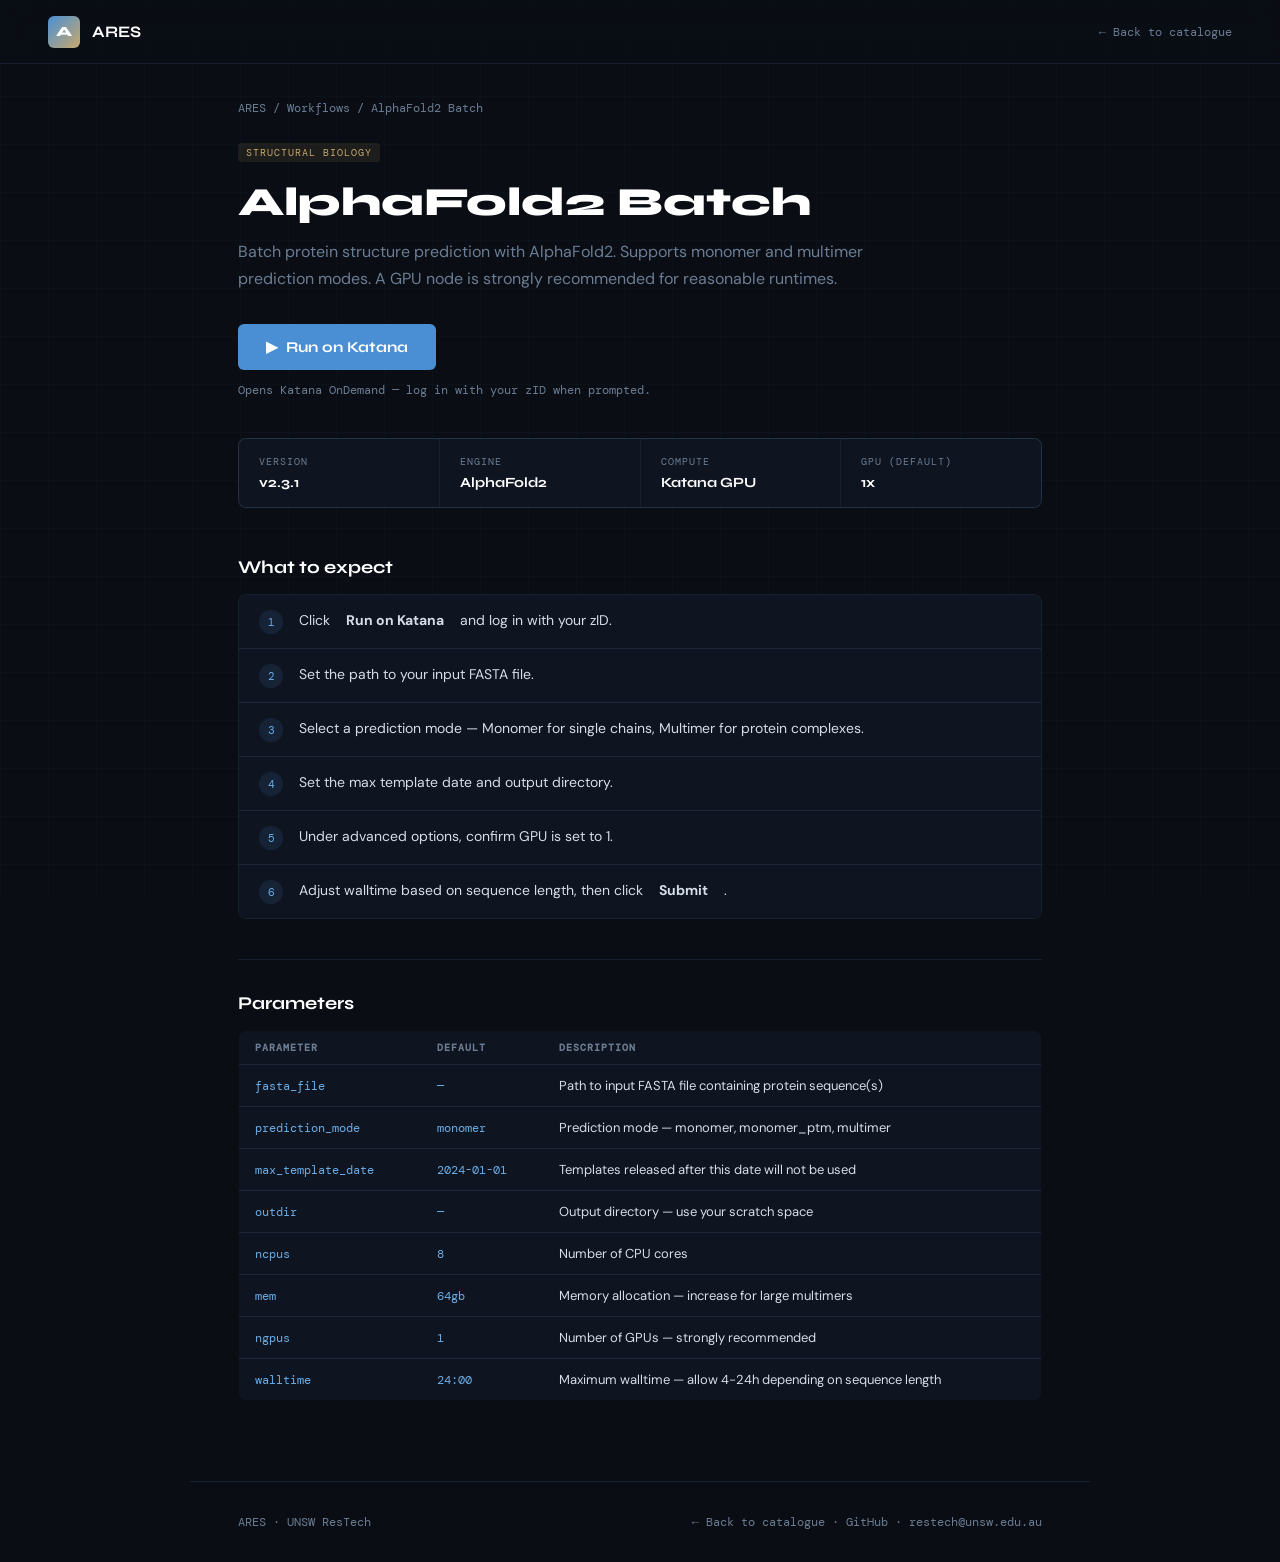
<file: workflows/alphafold-batch/index.html>
<!DOCTYPE html>
<html lang="en">
<head>
  <meta charset="UTF-8">
  <meta name="viewport" content="width=device-width, initial-scale=1.0">
  <title>AlphaFold2 Batch — ARES</title>
  <link rel="preconnect" href="https://fonts.googleapis.com">
  <link href="https://fonts.googleapis.com/css2?family=DM+Mono:wght@400;500&family=Syne:wght@700;800&family=DM+Sans:wght@300;400;500&display=swap" rel="stylesheet">
  <link rel="stylesheet" href="../../assets/ares.css">
</head>
<body>
<nav>
  <a href="../../" class="nav-logo">
    <div class="nav-logo-mark">A</div>
    <span class="nav-logo-text">ARES</span>
  </a>
  <a href="../../#workflows" class="nav-back">← Back to catalogue</a>
</nav>
<div class="page">
  <div class="breadcrumb"><a href="../../">ARES</a> / <a href="../../#workflows">Workflows</a> / AlphaFold2 Batch</div>
  <span class="wf-domain structural">Structural Biology</span>
  <h1 class="wf-title">AlphaFold2 Batch</h1>
  <p class="wf-desc">Batch protein structure prediction with AlphaFold2. Supports monomer and multimer prediction modes. A GPU node is strongly recommended for reasonable runtimes.</p>
  <a href="https://kod.restech.unsw.edu.au/pun/dev/OpenComposer/alphafold-batch" class="run-btn" target="_blank">▶&nbsp; Run on Katana</a>
  <span class="run-note">Opens Katana OnDemand — log in with your zID when prompted.</span>
  <div class="meta-grid"><div class="meta-cell"><div class="meta-label">Version</div><div class="meta-val">v2.3.1</div></div><div class="meta-cell"><div class="meta-label">Engine</div><div class="meta-val">AlphaFold2</div></div><div class="meta-cell"><div class="meta-label">Compute</div><div class="meta-val">Katana GPU</div></div><div class="meta-cell"><div class="meta-label">GPU (default)</div><div class="meta-val">1x</div></div></div>
  <h2>What to expect</h2>
  <ol class="steps"><li>Click <strong>Run on Katana</strong> and log in with your zID.</li><li>Set the path to your input FASTA file.</li><li>Select a prediction mode — Monomer for single chains, Multimer for protein complexes.</li><li>Set the max template date and output directory.</li><li>Under advanced options, confirm GPU is set to 1.</li><li>Adjust walltime based on sequence length, then click <strong>Submit</strong>.</li></ol>
  <h2>Parameters</h2>
  <table class="param-table">
    <thead><tr><th>Parameter</th><th>Default</th><th>Description</th></tr></thead>
    <tbody><tr><td><code>fasta_file</code></td><td><code>—</code></td><td>Path to input FASTA file containing protein sequence(s)</td></tr><tr><td><code>prediction_mode</code></td><td><code>monomer</code></td><td>Prediction mode — monomer, monomer_ptm, multimer</td></tr><tr><td><code>max_template_date</code></td><td><code>2024-01-01</code></td><td>Templates released after this date will not be used</td></tr><tr><td><code>outdir</code></td><td><code>—</code></td><td>Output directory — use your scratch space</td></tr><tr><td><code>ncpus</code></td><td><code>8</code></td><td>Number of CPU cores</td></tr><tr><td><code>mem</code></td><td><code>64gb</code></td><td>Memory allocation — increase for large multimers</td></tr><tr><td><code>ngpus</code></td><td><code>1</code></td><td>Number of GPUs — strongly recommended</td></tr><tr><td><code>walltime</code></td><td><code>24:00</code></td><td>Maximum walltime — allow 4-24h depending on sequence length</td></tr></tbody>
  </table>
</div>
<footer>
  <span>ARES · UNSW ResTech</span>
  <span>
    <a href="../../#workflows">← Back to catalogue</a> ·
    <a href="https://github.com/PatrickTung/ares" target="_blank">GitHub</a> ·
    <a href="mailto:restech@unsw.edu.au">restech@unsw.edu.au</a>
  </span>
</footer>
</body>
</html>
</file>
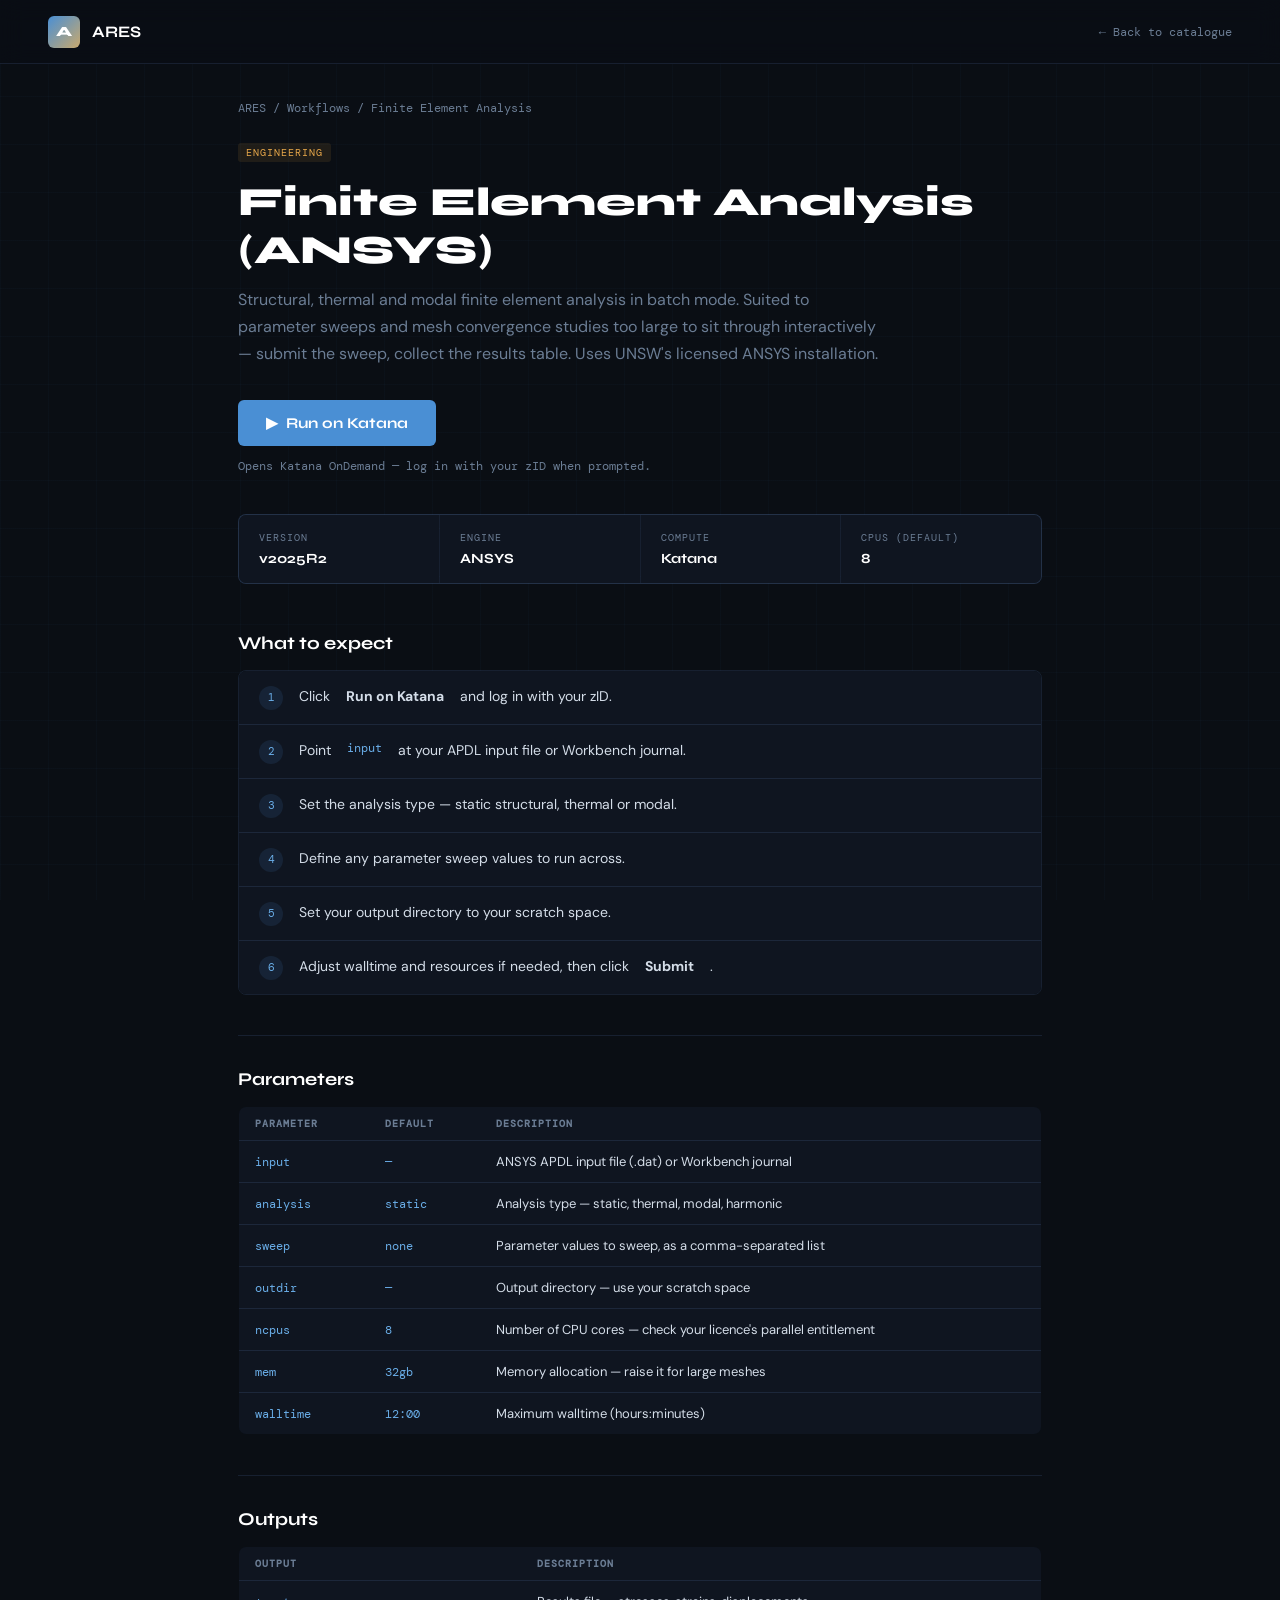
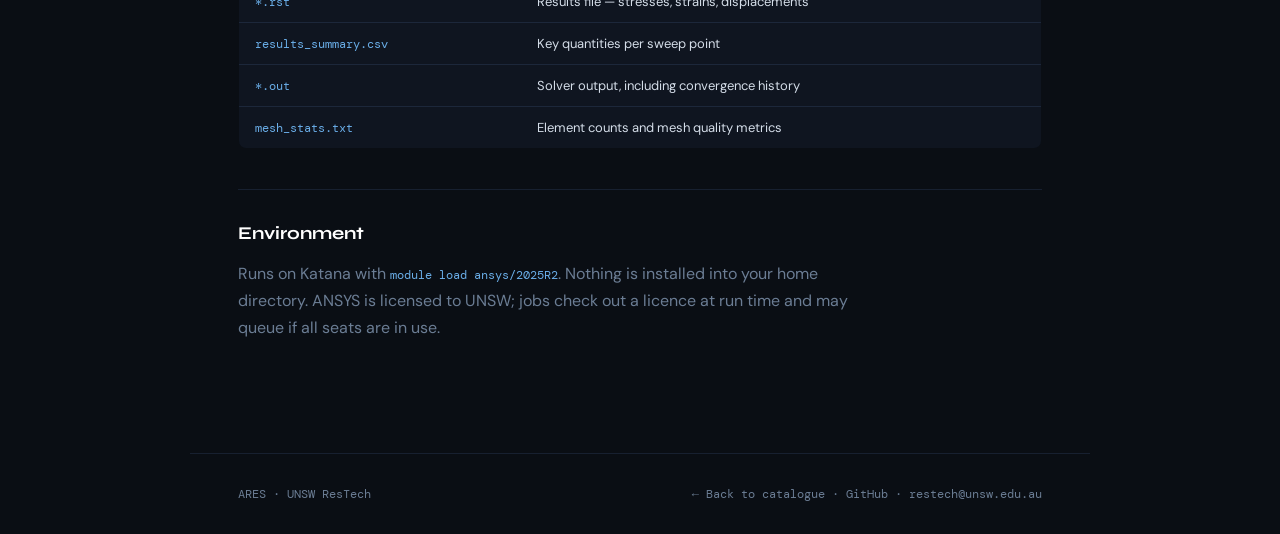
<file: workflows/ansys-fea/index.html>
<!DOCTYPE html>
<html lang="en">
<head>
  <meta charset="UTF-8">
  <meta name="viewport" content="width=device-width, initial-scale=1.0">
  <title>Finite Element Analysis (ANSYS) — ARES</title>
  <link rel="preconnect" href="https://fonts.googleapis.com">
  <link href="https://fonts.googleapis.com/css2?family=DM+Mono:wght@400;500&family=Syne:wght@700;800&family=DM+Sans:wght@300;400;500&display=swap" rel="stylesheet">
  <link rel="stylesheet" href="../../assets/ares.css">
</head>
<body>
<nav>
  <a href="../../" class="nav-logo">
    <div class="nav-logo-mark">A</div>
    <span class="nav-logo-text">ARES</span>
  </a>
  <a href="../../#workflows" class="nav-back">← Back to catalogue</a>
</nav>
<div class="page">
  <div class="breadcrumb"><a href="../../">ARES</a> / <a href="../../#workflows">Workflows</a> / Finite Element Analysis</div>
  <span class="wf-domain engineering">Engineering</span>
  <h1 class="wf-title">Finite Element Analysis (ANSYS)</h1>
  <p class="wf-desc">Structural, thermal and modal finite element analysis in batch mode. Suited to parameter sweeps and mesh convergence studies too large to sit through interactively — submit the sweep, collect the results table. Uses UNSW's licensed ANSYS installation.</p>
  <a href="https://kod.restech.unsw.edu.au/pun/dev/OpenComposer/ansys-fea" class="run-btn" target="_blank">▶&nbsp; Run on Katana</a>
  <span class="run-note">Opens Katana OnDemand — log in with your zID when prompted.</span>
  <div class="meta-grid"><div class="meta-cell"><div class="meta-label">Version</div><div class="meta-val">v2025R2</div></div><div class="meta-cell"><div class="meta-label">Engine</div><div class="meta-val">ANSYS</div></div><div class="meta-cell"><div class="meta-label">Compute</div><div class="meta-val">Katana</div></div><div class="meta-cell"><div class="meta-label">CPUs (default)</div><div class="meta-val">8</div></div></div>
  <h2>What to expect</h2>
  <ol class="steps"><li>Click <strong>Run on Katana</strong> and log in with your zID.</li><li>Point <code>input</code> at your APDL input file or Workbench journal.</li><li>Set the analysis type — static structural, thermal or modal.</li><li>Define any parameter sweep values to run across.</li><li>Set your output directory to your scratch space.</li><li>Adjust walltime and resources if needed, then click <strong>Submit</strong>.</li></ol>
  <h2>Parameters</h2>
  <table class="param-table">
    <thead><tr><th>Parameter</th><th>Default</th><th>Description</th></tr></thead>
    <tbody><tr><td><code>input</code></td><td><code>—</code></td><td>ANSYS APDL input file (.dat) or Workbench journal</td></tr><tr><td><code>analysis</code></td><td><code>static</code></td><td>Analysis type — static, thermal, modal, harmonic</td></tr><tr><td><code>sweep</code></td><td><code>none</code></td><td>Parameter values to sweep, as a comma-separated list</td></tr><tr><td><code>outdir</code></td><td><code>—</code></td><td>Output directory — use your scratch space</td></tr><tr><td><code>ncpus</code></td><td><code>8</code></td><td>Number of CPU cores — check your licence's parallel entitlement</td></tr><tr><td><code>mem</code></td><td><code>32gb</code></td><td>Memory allocation — raise it for large meshes</td></tr><tr><td><code>walltime</code></td><td><code>12:00</code></td><td>Maximum walltime (hours:minutes)</td></tr></tbody>
  </table>
  <h2>Outputs</h2>
  <table class="param-table">
    <thead><tr><th>Output</th><th>Description</th></tr></thead>
    <tbody><tr><td><code>*.rst</code></td><td>Results file — stresses, strains, displacements</td></tr><tr><td><code>results_summary.csv</code></td><td>Key quantities per sweep point</td></tr><tr><td><code>*.out</code></td><td>Solver output, including convergence history</td></tr><tr><td><code>mesh_stats.txt</code></td><td>Element counts and mesh quality metrics</td></tr></tbody>
  </table>
  <h2>Environment</h2>
  <p class="wf-desc">Runs on Katana with <code>module load ansys/2025R2</code>. Nothing is installed into your home directory. ANSYS is licensed to UNSW; jobs check out a licence at run time and may queue if all seats are in use.</p>
</div>
<footer>
  <span>ARES · UNSW ResTech</span>
  <span>
    <a href="../../#workflows">← Back to catalogue</a> ·
    <a href="https://github.com/PatrickTung/ares" target="_blank">GitHub</a> ·
    <a href="mailto:restech@unsw.edu.au">restech@unsw.edu.au</a>
  </span>
</footer>
</body>
</html>
</file>
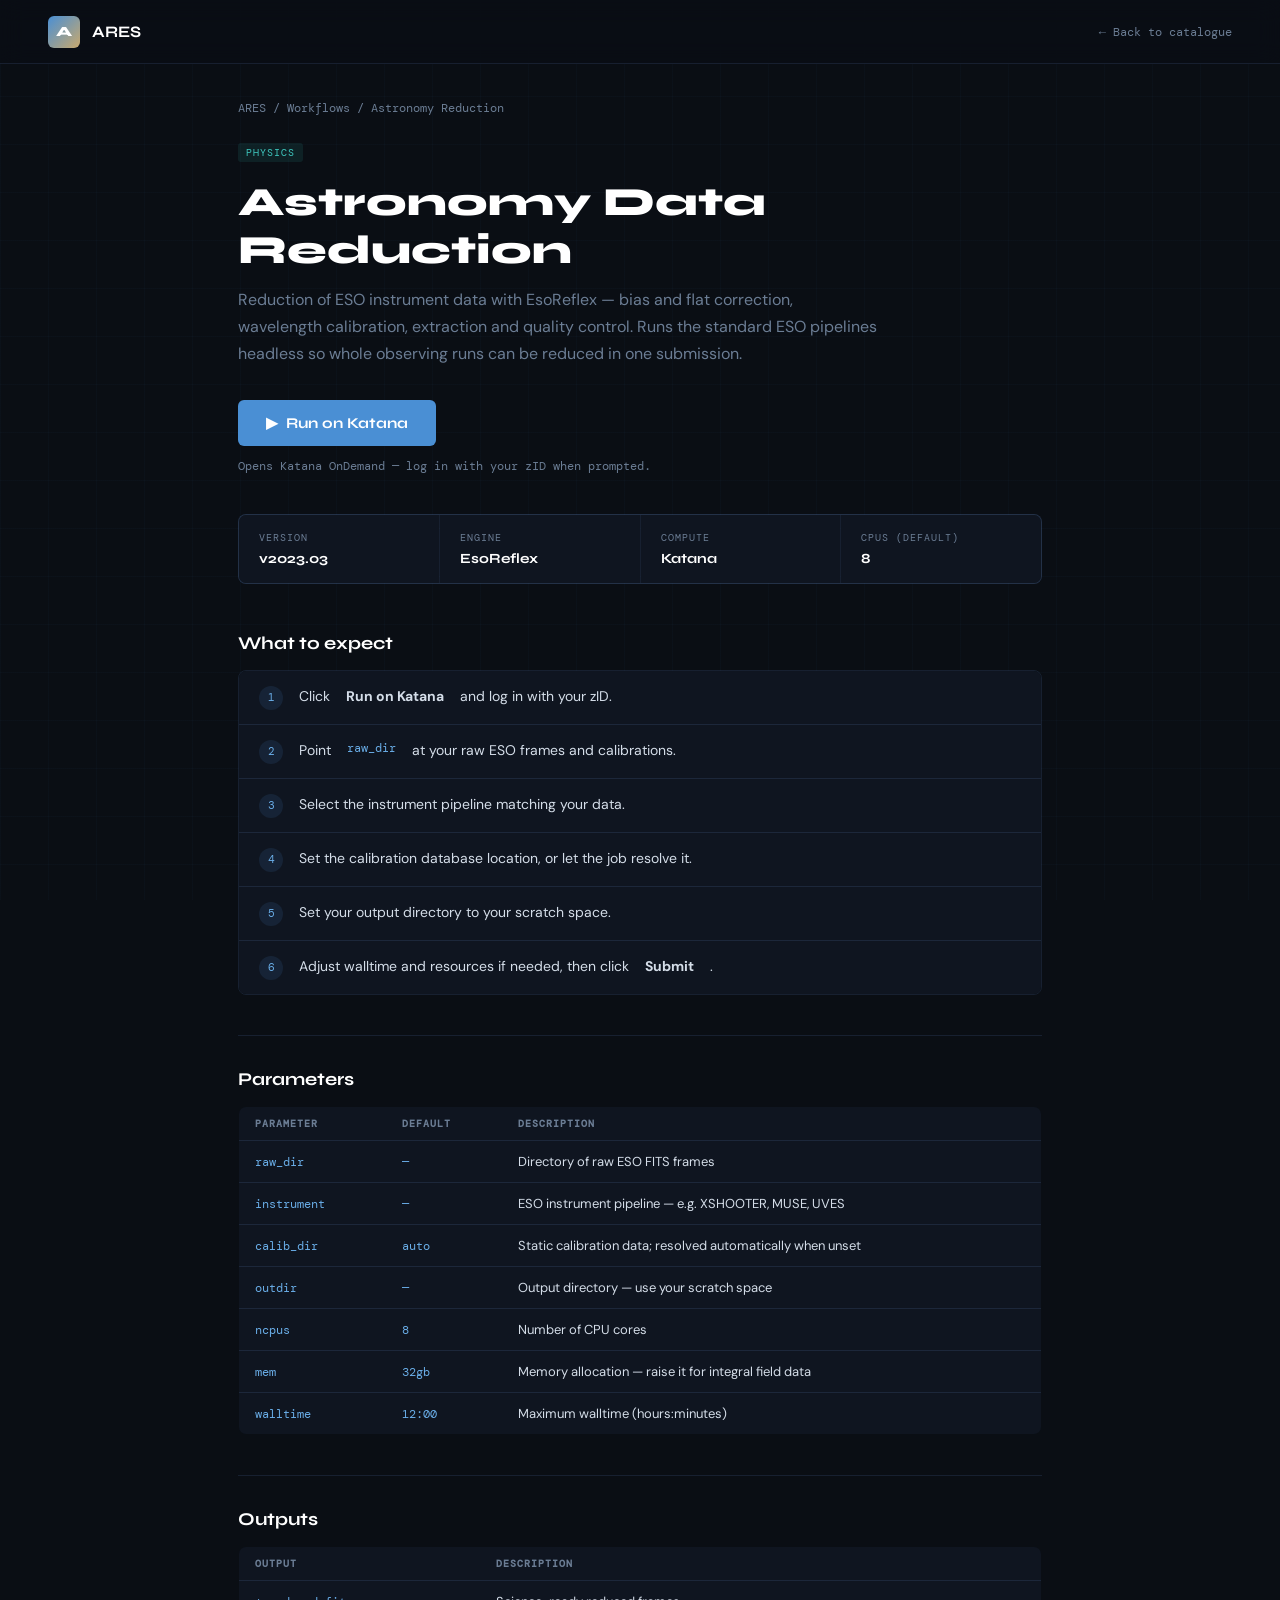
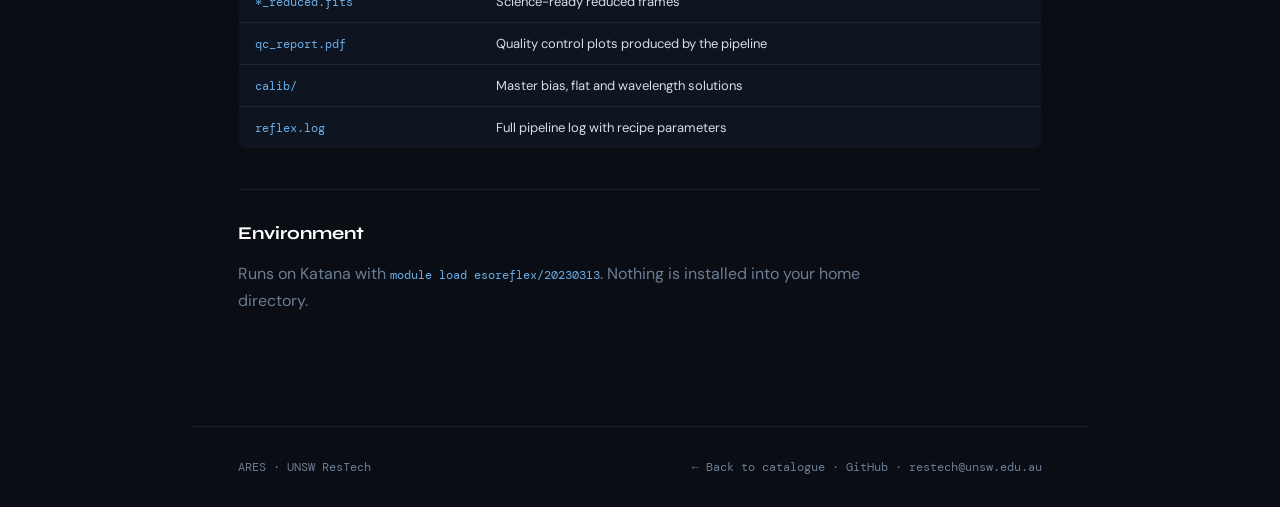
<file: workflows/astronomy-reduction/index.html>
<!DOCTYPE html>
<html lang="en">
<head>
  <meta charset="UTF-8">
  <meta name="viewport" content="width=device-width, initial-scale=1.0">
  <title>Astronomy Data Reduction — ARES</title>
  <link rel="preconnect" href="https://fonts.googleapis.com">
  <link href="https://fonts.googleapis.com/css2?family=DM+Mono:wght@400;500&family=Syne:wght@700;800&family=DM+Sans:wght@300;400;500&display=swap" rel="stylesheet">
  <link rel="stylesheet" href="../../assets/ares.css">
</head>
<body>
<nav>
  <a href="../../" class="nav-logo">
    <div class="nav-logo-mark">A</div>
    <span class="nav-logo-text">ARES</span>
  </a>
  <a href="../../#workflows" class="nav-back">← Back to catalogue</a>
</nav>
<div class="page">
  <div class="breadcrumb"><a href="../../">ARES</a> / <a href="../../#workflows">Workflows</a> / Astronomy Reduction</div>
  <span class="wf-domain physics">Physics</span>
  <h1 class="wf-title">Astronomy Data Reduction</h1>
  <p class="wf-desc">Reduction of ESO instrument data with EsoReflex — bias and flat correction, wavelength calibration, extraction and quality control. Runs the standard ESO pipelines headless so whole observing runs can be reduced in one submission.</p>
  <a href="https://kod.restech.unsw.edu.au/pun/dev/OpenComposer/astronomy-reduction" class="run-btn" target="_blank">▶&nbsp; Run on Katana</a>
  <span class="run-note">Opens Katana OnDemand — log in with your zID when prompted.</span>
  <div class="meta-grid"><div class="meta-cell"><div class="meta-label">Version</div><div class="meta-val">v2023.03</div></div><div class="meta-cell"><div class="meta-label">Engine</div><div class="meta-val">EsoReflex</div></div><div class="meta-cell"><div class="meta-label">Compute</div><div class="meta-val">Katana</div></div><div class="meta-cell"><div class="meta-label">CPUs (default)</div><div class="meta-val">8</div></div></div>
  <h2>What to expect</h2>
  <ol class="steps"><li>Click <strong>Run on Katana</strong> and log in with your zID.</li><li>Point <code>raw_dir</code> at your raw ESO frames and calibrations.</li><li>Select the instrument pipeline matching your data.</li><li>Set the calibration database location, or let the job resolve it.</li><li>Set your output directory to your scratch space.</li><li>Adjust walltime and resources if needed, then click <strong>Submit</strong>.</li></ol>
  <h2>Parameters</h2>
  <table class="param-table">
    <thead><tr><th>Parameter</th><th>Default</th><th>Description</th></tr></thead>
    <tbody><tr><td><code>raw_dir</code></td><td><code>—</code></td><td>Directory of raw ESO FITS frames</td></tr><tr><td><code>instrument</code></td><td><code>—</code></td><td>ESO instrument pipeline — e.g. XSHOOTER, MUSE, UVES</td></tr><tr><td><code>calib_dir</code></td><td><code>auto</code></td><td>Static calibration data; resolved automatically when unset</td></tr><tr><td><code>outdir</code></td><td><code>—</code></td><td>Output directory — use your scratch space</td></tr><tr><td><code>ncpus</code></td><td><code>8</code></td><td>Number of CPU cores</td></tr><tr><td><code>mem</code></td><td><code>32gb</code></td><td>Memory allocation — raise it for integral field data</td></tr><tr><td><code>walltime</code></td><td><code>12:00</code></td><td>Maximum walltime (hours:minutes)</td></tr></tbody>
  </table>
  <h2>Outputs</h2>
  <table class="param-table">
    <thead><tr><th>Output</th><th>Description</th></tr></thead>
    <tbody><tr><td><code>*_reduced.fits</code></td><td>Science-ready reduced frames</td></tr><tr><td><code>qc_report.pdf</code></td><td>Quality control plots produced by the pipeline</td></tr><tr><td><code>calib/</code></td><td>Master bias, flat and wavelength solutions</td></tr><tr><td><code>reflex.log</code></td><td>Full pipeline log with recipe parameters</td></tr></tbody>
  </table>
  <h2>Environment</h2>
  <p class="wf-desc">Runs on Katana with <code>module load esoreflex/20230313</code>. Nothing is installed into your home directory.</p>
</div>
<footer>
  <span>ARES · UNSW ResTech</span>
  <span>
    <a href="../../#workflows">← Back to catalogue</a> ·
    <a href="https://github.com/PatrickTung/ares" target="_blank">GitHub</a> ·
    <a href="mailto:restech@unsw.edu.au">restech@unsw.edu.au</a>
  </span>
</footer>
</body>
</html>
</file>
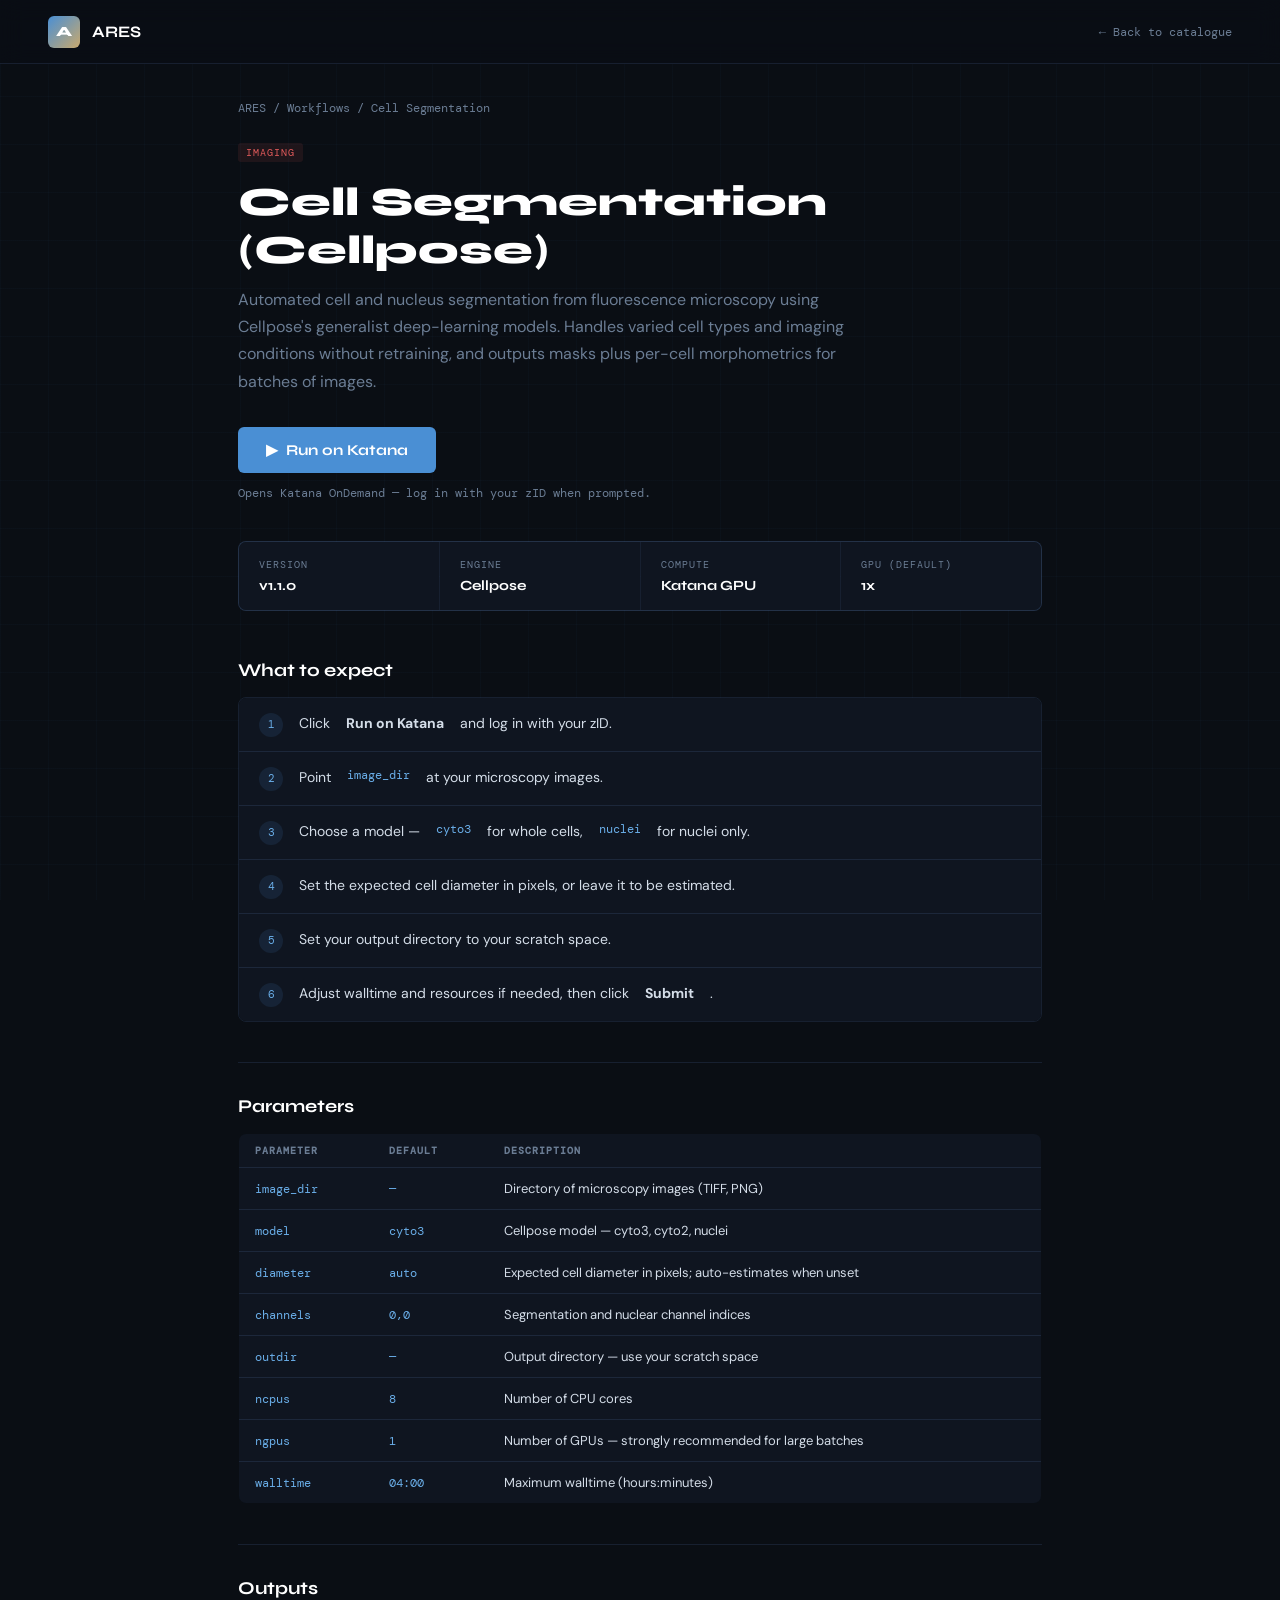
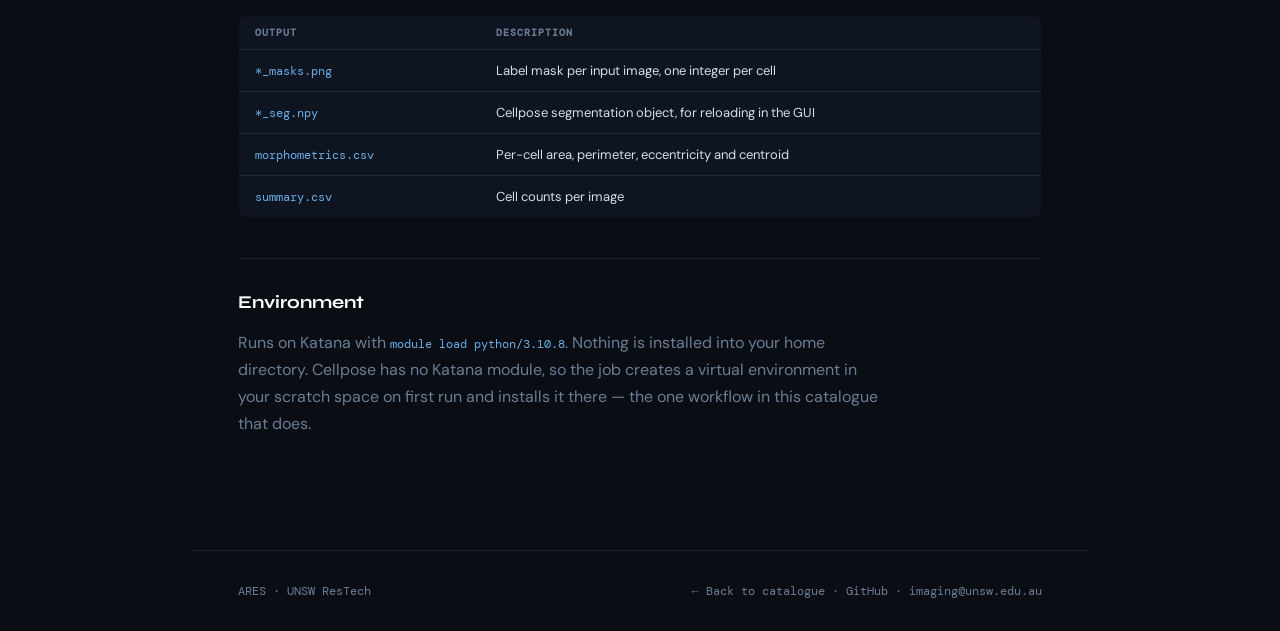
<file: workflows/cellpose-segmentation/index.html>
<!DOCTYPE html>
<html lang="en">
<head>
  <meta charset="UTF-8">
  <meta name="viewport" content="width=device-width, initial-scale=1.0">
  <title>Cell Segmentation (Cellpose) — ARES</title>
  <link rel="preconnect" href="https://fonts.googleapis.com">
  <link href="https://fonts.googleapis.com/css2?family=DM+Mono:wght@400;500&family=Syne:wght@700;800&family=DM+Sans:wght@300;400;500&display=swap" rel="stylesheet">
  <link rel="stylesheet" href="../../assets/ares.css">
</head>
<body>
<nav>
  <a href="../../" class="nav-logo">
    <div class="nav-logo-mark">A</div>
    <span class="nav-logo-text">ARES</span>
  </a>
  <a href="../../#workflows" class="nav-back">← Back to catalogue</a>
</nav>
<div class="page">
  <div class="breadcrumb"><a href="../../">ARES</a> / <a href="../../#workflows">Workflows</a> / Cell Segmentation</div>
  <span class="wf-domain imaging">Imaging</span>
  <h1 class="wf-title">Cell Segmentation (Cellpose)</h1>
  <p class="wf-desc">Automated cell and nucleus segmentation from fluorescence microscopy using Cellpose's generalist deep-learning models. Handles varied cell types and imaging conditions without retraining, and outputs masks plus per-cell morphometrics for batches of images.</p>
  <a href="https://kod.restech.unsw.edu.au/pun/dev/OpenComposer/cellpose-segmentation" class="run-btn" target="_blank">▶&nbsp; Run on Katana</a>
  <span class="run-note">Opens Katana OnDemand — log in with your zID when prompted.</span>
  <div class="meta-grid"><div class="meta-cell"><div class="meta-label">Version</div><div class="meta-val">v1.1.0</div></div><div class="meta-cell"><div class="meta-label">Engine</div><div class="meta-val">Cellpose</div></div><div class="meta-cell"><div class="meta-label">Compute</div><div class="meta-val">Katana GPU</div></div><div class="meta-cell"><div class="meta-label">GPU (default)</div><div class="meta-val">1x</div></div></div>
  <h2>What to expect</h2>
  <ol class="steps"><li>Click <strong>Run on Katana</strong> and log in with your zID.</li><li>Point <code>image_dir</code> at your microscopy images.</li><li>Choose a model — <code>cyto3</code> for whole cells, <code>nuclei</code> for nuclei only.</li><li>Set the expected cell diameter in pixels, or leave it to be estimated.</li><li>Set your output directory to your scratch space.</li><li>Adjust walltime and resources if needed, then click <strong>Submit</strong>.</li></ol>
  <h2>Parameters</h2>
  <table class="param-table">
    <thead><tr><th>Parameter</th><th>Default</th><th>Description</th></tr></thead>
    <tbody><tr><td><code>image_dir</code></td><td><code>—</code></td><td>Directory of microscopy images (TIFF, PNG)</td></tr><tr><td><code>model</code></td><td><code>cyto3</code></td><td>Cellpose model — cyto3, cyto2, nuclei</td></tr><tr><td><code>diameter</code></td><td><code>auto</code></td><td>Expected cell diameter in pixels; auto-estimates when unset</td></tr><tr><td><code>channels</code></td><td><code>0,0</code></td><td>Segmentation and nuclear channel indices</td></tr><tr><td><code>outdir</code></td><td><code>—</code></td><td>Output directory — use your scratch space</td></tr><tr><td><code>ncpus</code></td><td><code>8</code></td><td>Number of CPU cores</td></tr><tr><td><code>ngpus</code></td><td><code>1</code></td><td>Number of GPUs — strongly recommended for large batches</td></tr><tr><td><code>walltime</code></td><td><code>04:00</code></td><td>Maximum walltime (hours:minutes)</td></tr></tbody>
  </table>
  <h2>Outputs</h2>
  <table class="param-table">
    <thead><tr><th>Output</th><th>Description</th></tr></thead>
    <tbody><tr><td><code>*_masks.png</code></td><td>Label mask per input image, one integer per cell</td></tr><tr><td><code>*_seg.npy</code></td><td>Cellpose segmentation object, for reloading in the GUI</td></tr><tr><td><code>morphometrics.csv</code></td><td>Per-cell area, perimeter, eccentricity and centroid</td></tr><tr><td><code>summary.csv</code></td><td>Cell counts per image</td></tr></tbody>
  </table>
  <h2>Environment</h2>
  <p class="wf-desc">Runs on Katana with <code>module load python/3.10.8</code>. Nothing is installed into your home directory. Cellpose has no Katana module, so the job creates a virtual environment in your scratch space on first run and installs it there — the one workflow in this catalogue that does.</p>
</div>
<footer>
  <span>ARES · UNSW ResTech</span>
  <span>
    <a href="../../#workflows">← Back to catalogue</a> ·
    <a href="https://github.com/PatrickTung/ares" target="_blank">GitHub</a> ·
    <a href="mailto:imaging@unsw.edu.au">imaging@unsw.edu.au</a>
  </span>
</footer>
</body>
</html>
</file>
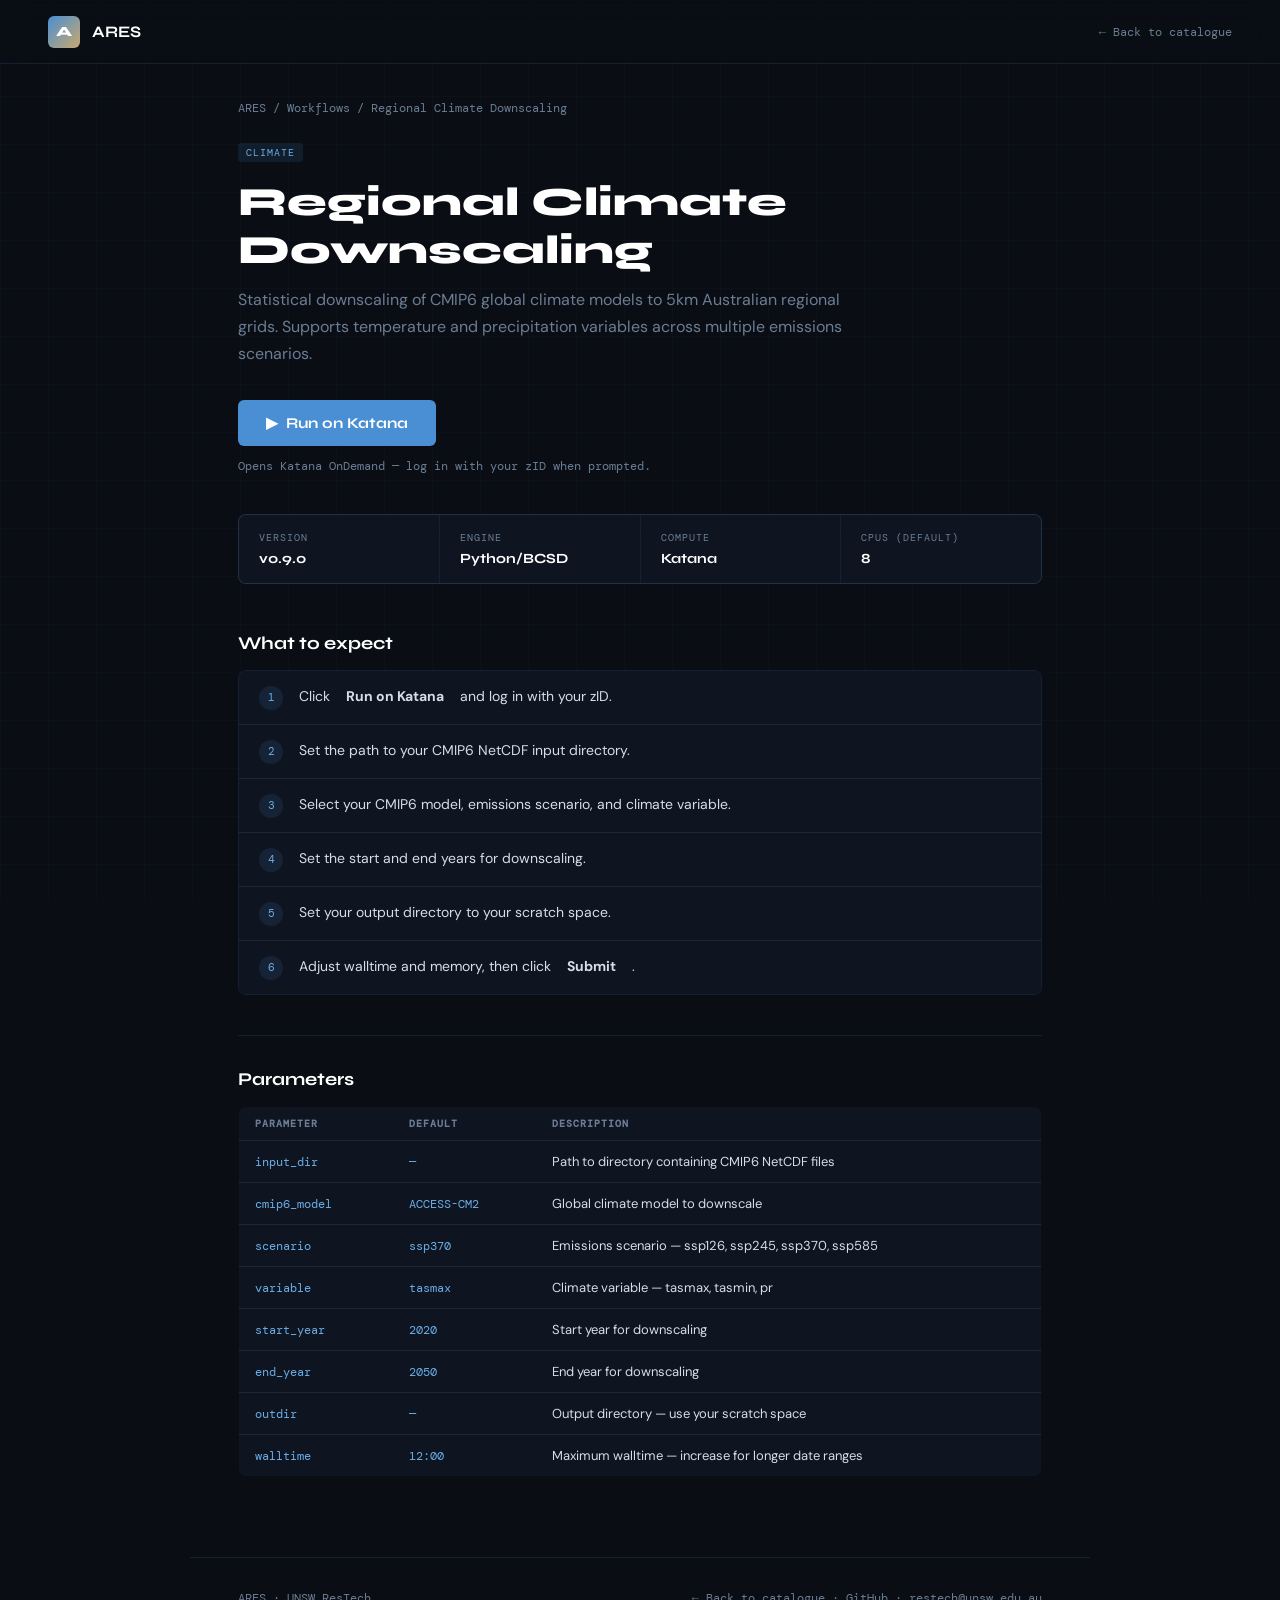
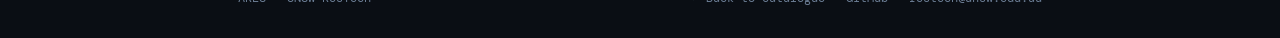
<file: workflows/climate-downscaling/index.html>
<!DOCTYPE html>
<html lang="en">
<head>
  <meta charset="UTF-8">
  <meta name="viewport" content="width=device-width, initial-scale=1.0">
  <title>Regional Climate Downscaling — ARES</title>
  <link rel="preconnect" href="https://fonts.googleapis.com">
  <link href="https://fonts.googleapis.com/css2?family=DM+Mono:wght@400;500&family=Syne:wght@700;800&family=DM+Sans:wght@300;400;500&display=swap" rel="stylesheet">
  <link rel="stylesheet" href="../../assets/ares.css">
</head>
<body>
<nav>
  <a href="../../" class="nav-logo">
    <div class="nav-logo-mark">A</div>
    <span class="nav-logo-text">ARES</span>
  </a>
  <a href="../../#workflows" class="nav-back">← Back to catalogue</a>
</nav>
<div class="page">
  <div class="breadcrumb"><a href="../../">ARES</a> / <a href="../../#workflows">Workflows</a> / Regional Climate Downscaling</div>
  <span class="wf-domain climate">Climate</span>
  <h1 class="wf-title">Regional Climate Downscaling</h1>
  <p class="wf-desc">Statistical downscaling of CMIP6 global climate models to 5km Australian regional grids. Supports temperature and precipitation variables across multiple emissions scenarios.</p>
  <a href="https://kod.restech.unsw.edu.au/pun/dev/OpenComposer/climate-downscaling" class="run-btn" target="_blank">▶&nbsp; Run on Katana</a>
  <span class="run-note">Opens Katana OnDemand — log in with your zID when prompted.</span>
  <div class="meta-grid"><div class="meta-cell"><div class="meta-label">Version</div><div class="meta-val">v0.9.0</div></div><div class="meta-cell"><div class="meta-label">Engine</div><div class="meta-val">Python/BCSD</div></div><div class="meta-cell"><div class="meta-label">Compute</div><div class="meta-val">Katana</div></div><div class="meta-cell"><div class="meta-label">CPUs (default)</div><div class="meta-val">8</div></div></div>
  <h2>What to expect</h2>
  <ol class="steps"><li>Click <strong>Run on Katana</strong> and log in with your zID.</li><li>Set the path to your CMIP6 NetCDF input directory.</li><li>Select your CMIP6 model, emissions scenario, and climate variable.</li><li>Set the start and end years for downscaling.</li><li>Set your output directory to your scratch space.</li><li>Adjust walltime and memory, then click <strong>Submit</strong>.</li></ol>
  <h2>Parameters</h2>
  <table class="param-table">
    <thead><tr><th>Parameter</th><th>Default</th><th>Description</th></tr></thead>
    <tbody><tr><td><code>input_dir</code></td><td><code>—</code></td><td>Path to directory containing CMIP6 NetCDF files</td></tr><tr><td><code>cmip6_model</code></td><td><code>ACCESS-CM2</code></td><td>Global climate model to downscale</td></tr><tr><td><code>scenario</code></td><td><code>ssp370</code></td><td>Emissions scenario — ssp126, ssp245, ssp370, ssp585</td></tr><tr><td><code>variable</code></td><td><code>tasmax</code></td><td>Climate variable — tasmax, tasmin, pr</td></tr><tr><td><code>start_year</code></td><td><code>2020</code></td><td>Start year for downscaling</td></tr><tr><td><code>end_year</code></td><td><code>2050</code></td><td>End year for downscaling</td></tr><tr><td><code>outdir</code></td><td><code>—</code></td><td>Output directory — use your scratch space</td></tr><tr><td><code>walltime</code></td><td><code>12:00</code></td><td>Maximum walltime — increase for longer date ranges</td></tr></tbody>
  </table>
</div>
<footer>
  <span>ARES · UNSW ResTech</span>
  <span>
    <a href="../../#workflows">← Back to catalogue</a> ·
    <a href="https://github.com/PatrickTung/ares" target="_blank">GitHub</a> ·
    <a href="mailto:restech@unsw.edu.au">restech@unsw.edu.au</a>
  </span>
</footer>
</body>
</html>
</file>
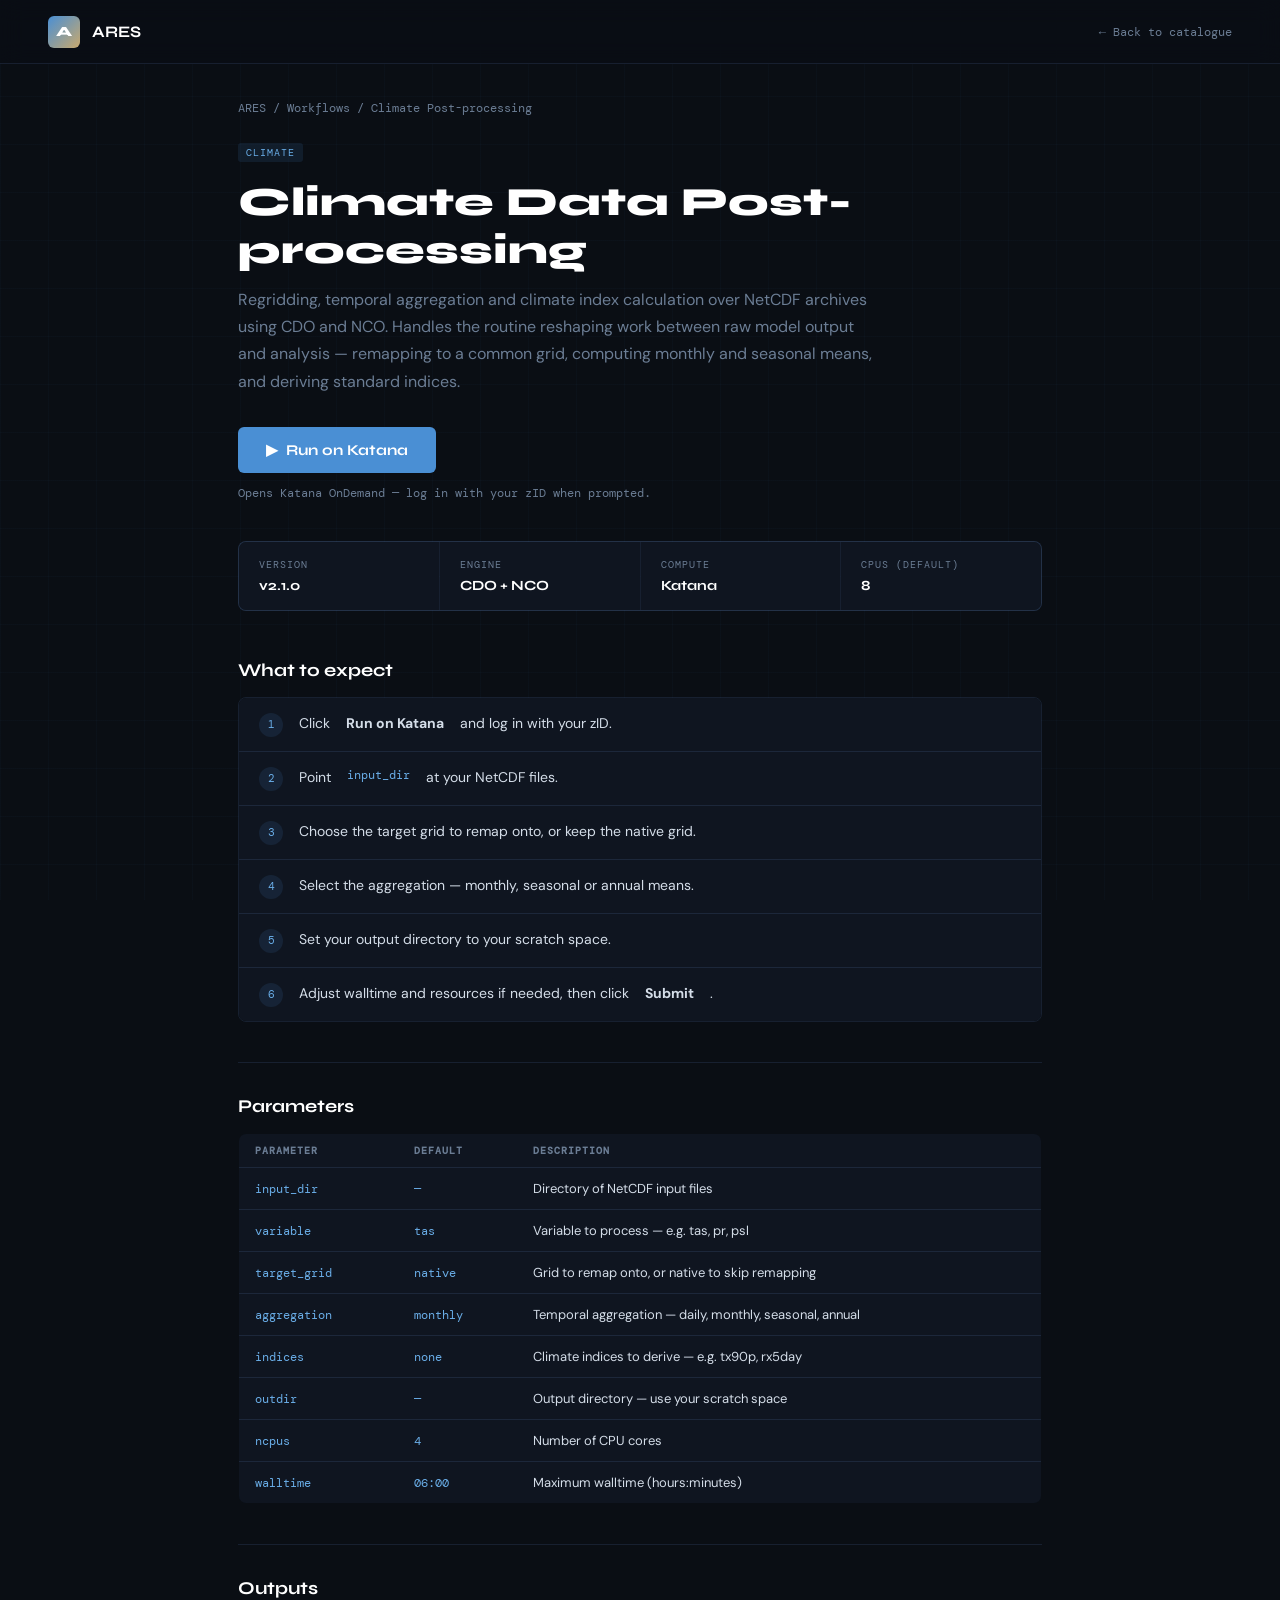
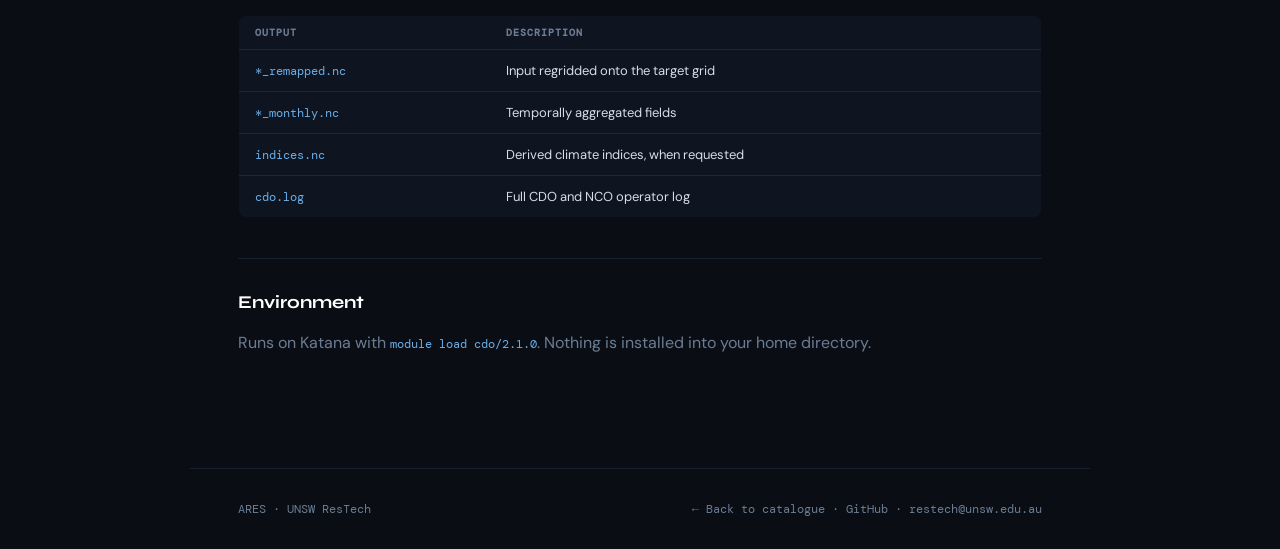
<file: workflows/climate-postprocessing/index.html>
<!DOCTYPE html>
<html lang="en">
<head>
  <meta charset="UTF-8">
  <meta name="viewport" content="width=device-width, initial-scale=1.0">
  <title>Climate Data Post-processing — ARES</title>
  <link rel="preconnect" href="https://fonts.googleapis.com">
  <link href="https://fonts.googleapis.com/css2?family=DM+Mono:wght@400;500&family=Syne:wght@700;800&family=DM+Sans:wght@300;400;500&display=swap" rel="stylesheet">
  <link rel="stylesheet" href="../../assets/ares.css">
</head>
<body>
<nav>
  <a href="../../" class="nav-logo">
    <div class="nav-logo-mark">A</div>
    <span class="nav-logo-text">ARES</span>
  </a>
  <a href="../../#workflows" class="nav-back">← Back to catalogue</a>
</nav>
<div class="page">
  <div class="breadcrumb"><a href="../../">ARES</a> / <a href="../../#workflows">Workflows</a> / Climate Post-processing</div>
  <span class="wf-domain climate">Climate</span>
  <h1 class="wf-title">Climate Data Post-processing</h1>
  <p class="wf-desc">Regridding, temporal aggregation and climate index calculation over NetCDF archives using CDO and NCO. Handles the routine reshaping work between raw model output and analysis — remapping to a common grid, computing monthly and seasonal means, and deriving standard indices.</p>
  <a href="https://kod.restech.unsw.edu.au/pun/dev/OpenComposer/climate-postprocessing" class="run-btn" target="_blank">▶&nbsp; Run on Katana</a>
  <span class="run-note">Opens Katana OnDemand — log in with your zID when prompted.</span>
  <div class="meta-grid"><div class="meta-cell"><div class="meta-label">Version</div><div class="meta-val">v2.1.0</div></div><div class="meta-cell"><div class="meta-label">Engine</div><div class="meta-val">CDO + NCO</div></div><div class="meta-cell"><div class="meta-label">Compute</div><div class="meta-val">Katana</div></div><div class="meta-cell"><div class="meta-label">CPUs (default)</div><div class="meta-val">8</div></div></div>
  <h2>What to expect</h2>
  <ol class="steps"><li>Click <strong>Run on Katana</strong> and log in with your zID.</li><li>Point <code>input_dir</code> at your NetCDF files.</li><li>Choose the target grid to remap onto, or keep the native grid.</li><li>Select the aggregation — monthly, seasonal or annual means.</li><li>Set your output directory to your scratch space.</li><li>Adjust walltime and resources if needed, then click <strong>Submit</strong>.</li></ol>
  <h2>Parameters</h2>
  <table class="param-table">
    <thead><tr><th>Parameter</th><th>Default</th><th>Description</th></tr></thead>
    <tbody><tr><td><code>input_dir</code></td><td><code>—</code></td><td>Directory of NetCDF input files</td></tr><tr><td><code>variable</code></td><td><code>tas</code></td><td>Variable to process — e.g. tas, pr, psl</td></tr><tr><td><code>target_grid</code></td><td><code>native</code></td><td>Grid to remap onto, or native to skip remapping</td></tr><tr><td><code>aggregation</code></td><td><code>monthly</code></td><td>Temporal aggregation — daily, monthly, seasonal, annual</td></tr><tr><td><code>indices</code></td><td><code>none</code></td><td>Climate indices to derive — e.g. tx90p, rx5day</td></tr><tr><td><code>outdir</code></td><td><code>—</code></td><td>Output directory — use your scratch space</td></tr><tr><td><code>ncpus</code></td><td><code>4</code></td><td>Number of CPU cores</td></tr><tr><td><code>walltime</code></td><td><code>06:00</code></td><td>Maximum walltime (hours:minutes)</td></tr></tbody>
  </table>
  <h2>Outputs</h2>
  <table class="param-table">
    <thead><tr><th>Output</th><th>Description</th></tr></thead>
    <tbody><tr><td><code>*_remapped.nc</code></td><td>Input regridded onto the target grid</td></tr><tr><td><code>*_monthly.nc</code></td><td>Temporally aggregated fields</td></tr><tr><td><code>indices.nc</code></td><td>Derived climate indices, when requested</td></tr><tr><td><code>cdo.log</code></td><td>Full CDO and NCO operator log</td></tr></tbody>
  </table>
  <h2>Environment</h2>
  <p class="wf-desc">Runs on Katana with <code>module load cdo/2.1.0</code>. Nothing is installed into your home directory.</p>
</div>
<footer>
  <span>ARES · UNSW ResTech</span>
  <span>
    <a href="../../#workflows">← Back to catalogue</a> ·
    <a href="https://github.com/PatrickTung/ares" target="_blank">GitHub</a> ·
    <a href="mailto:restech@unsw.edu.au">restech@unsw.edu.au</a>
  </span>
</footer>
</body>
</html>
</file>
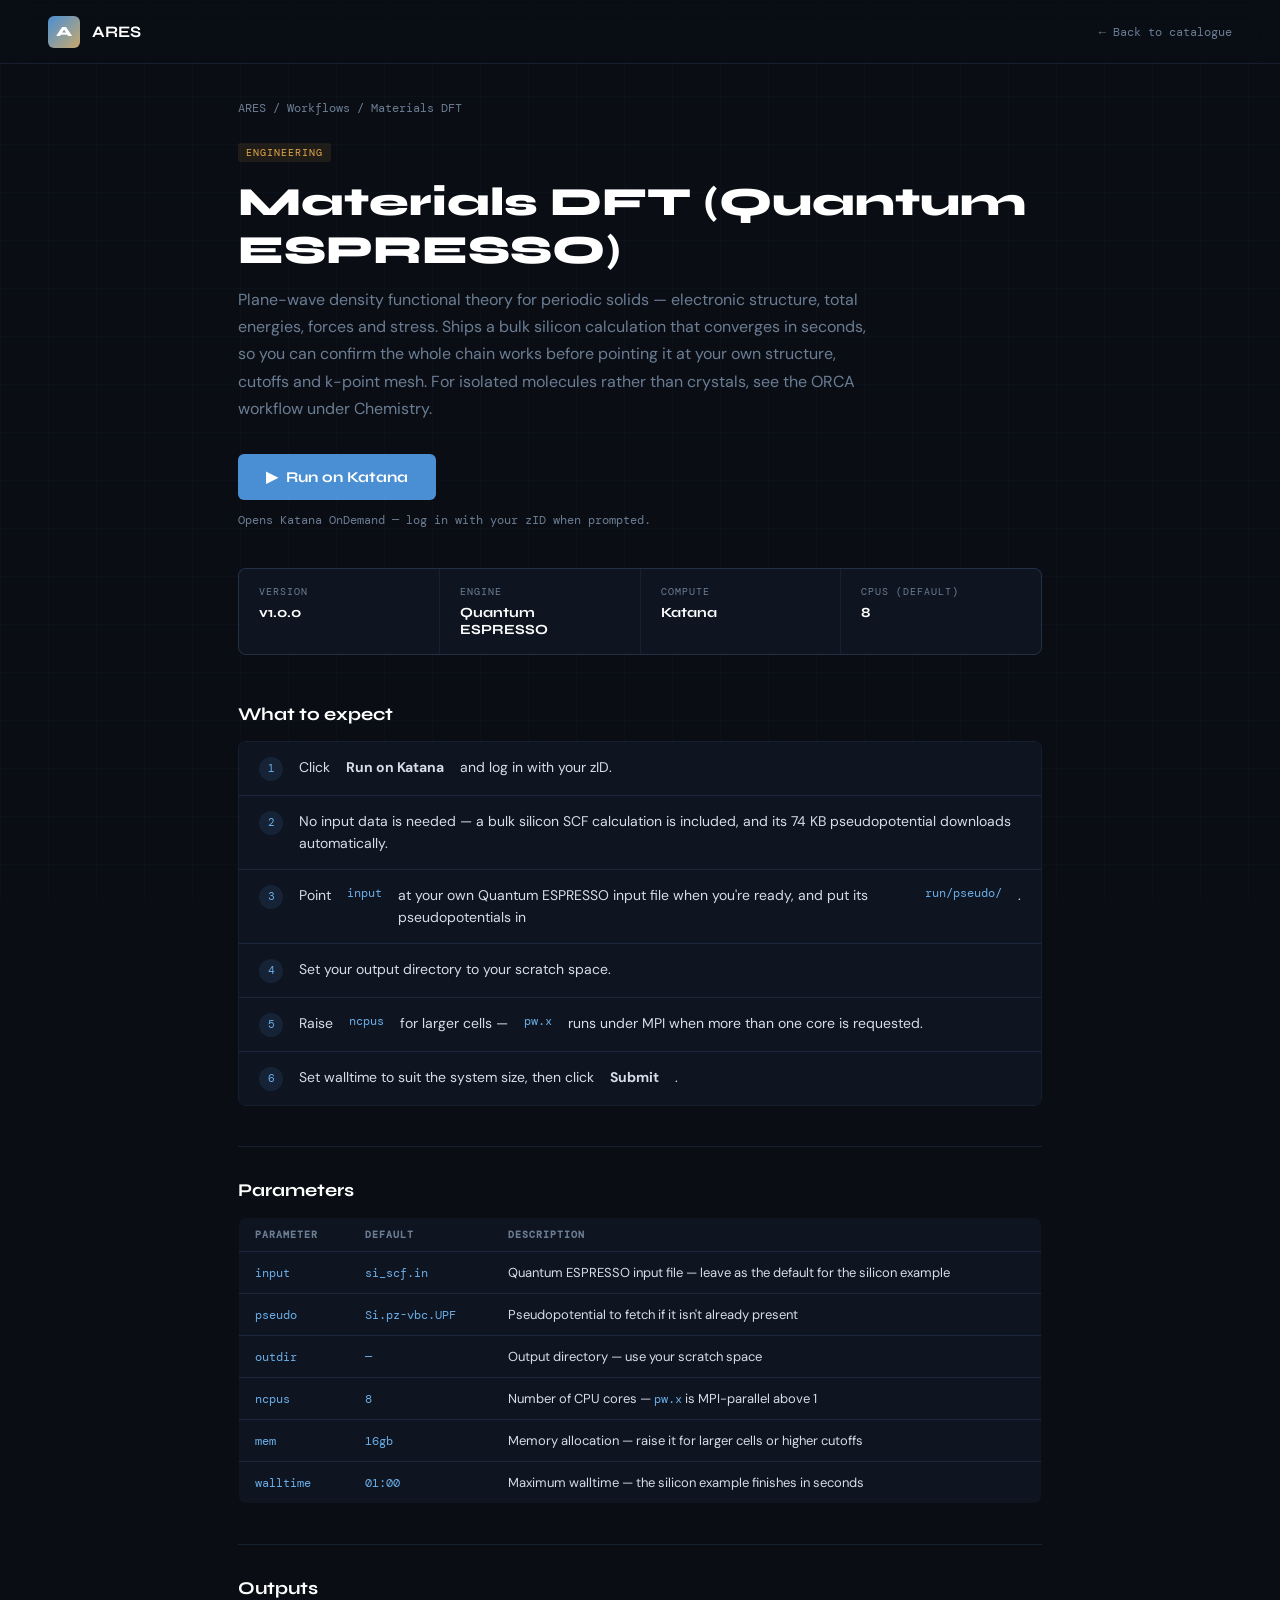
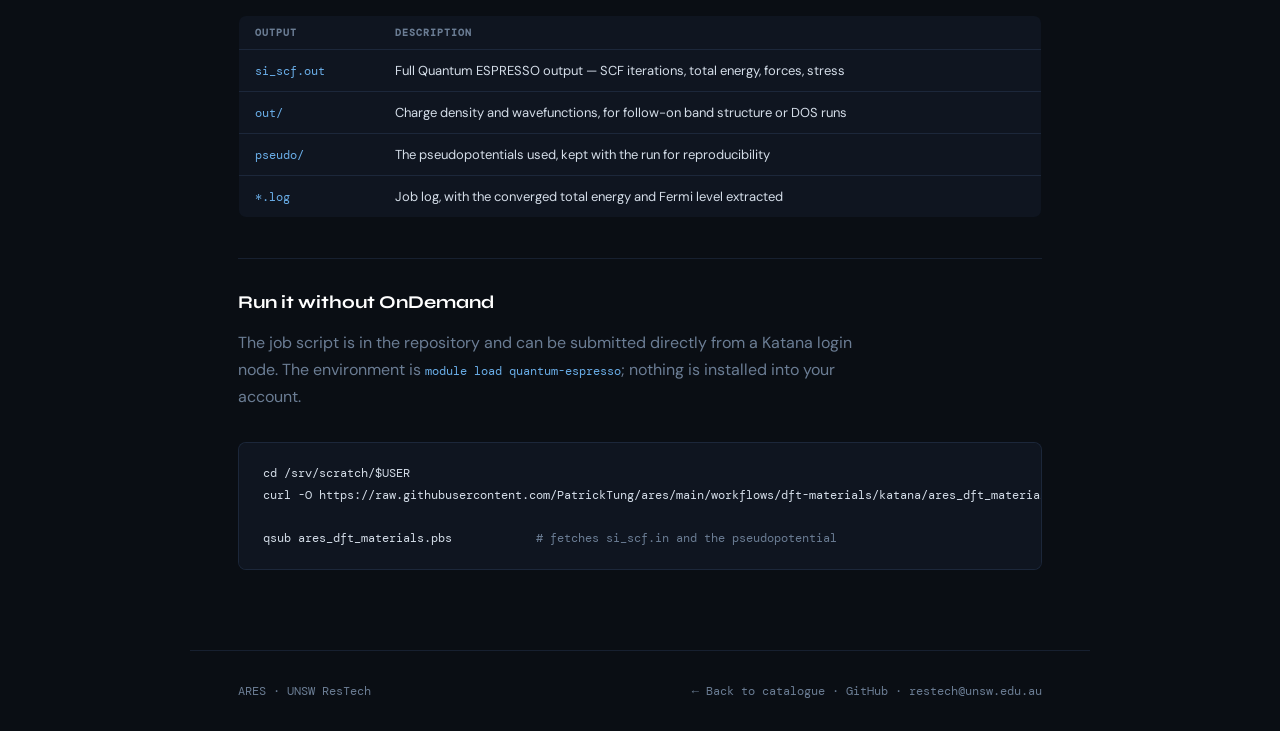
<file: workflows/dft-materials/index.html>
<!DOCTYPE html>
<html lang="en">
<head>
  <meta charset="UTF-8">
  <meta name="viewport" content="width=device-width, initial-scale=1.0">
  <title>Materials DFT (Quantum ESPRESSO) — ARES</title>
  <link rel="preconnect" href="https://fonts.googleapis.com">
  <link href="https://fonts.googleapis.com/css2?family=DM+Mono:wght@400;500&family=Syne:wght@700;800&family=DM+Sans:wght@300;400;500&display=swap" rel="stylesheet">
  <link rel="stylesheet" href="../../assets/ares.css">
</head>
<body>
<nav>
  <a href="../../" class="nav-logo">
    <div class="nav-logo-mark">A</div>
    <span class="nav-logo-text">ARES</span>
  </a>
  <a href="../../#workflows" class="nav-back">← Back to catalogue</a>
</nav>
<div class="page">
  <div class="breadcrumb"><a href="../../">ARES</a> / <a href="../../#workflows">Workflows</a> / Materials DFT</div>
  <span class="wf-domain engineering">Engineering</span>
  <h1 class="wf-title">Materials DFT (Quantum ESPRESSO)</h1>
  <p class="wf-desc">Plane-wave density functional theory for periodic solids — electronic structure, total energies, forces and stress. Ships a bulk silicon calculation that converges in seconds, so you can confirm the whole chain works before pointing it at your own structure, cutoffs and k-point mesh. For isolated molecules rather than crystals, see the ORCA workflow under Chemistry.</p>
  <a href="https://kod.restech.unsw.edu.au/pun/dev/OpenComposer/dft-materials" class="run-btn" target="_blank">▶&nbsp; Run on Katana</a>
  <span class="run-note">Opens Katana OnDemand — log in with your zID when prompted.</span>
  <div class="meta-grid"><div class="meta-cell"><div class="meta-label">Version</div><div class="meta-val">v1.0.0</div></div><div class="meta-cell"><div class="meta-label">Engine</div><div class="meta-val">Quantum ESPRESSO</div></div><div class="meta-cell"><div class="meta-label">Compute</div><div class="meta-val">Katana</div></div><div class="meta-cell"><div class="meta-label">CPUs (default)</div><div class="meta-val">8</div></div></div>
  <h2>What to expect</h2>
  <ol class="steps"><li>Click <strong>Run on Katana</strong> and log in with your zID.</li><li>No input data is needed — a bulk silicon SCF calculation is included, and its 74 KB pseudopotential downloads automatically.</li><li>Point <code>input</code> at your own Quantum ESPRESSO input file when you're ready, and put its pseudopotentials in <code>run/pseudo/</code>.</li><li>Set your output directory to your scratch space.</li><li>Raise <code>ncpus</code> for larger cells — <code>pw.x</code> runs under MPI when more than one core is requested.</li><li>Set walltime to suit the system size, then click <strong>Submit</strong>.</li></ol>
  <h2>Parameters</h2>
  <table class="param-table">
    <thead><tr><th>Parameter</th><th>Default</th><th>Description</th></tr></thead>
    <tbody><tr><td><code>input</code></td><td><code>si_scf.in</code></td><td>Quantum ESPRESSO input file — leave as the default for the silicon example</td></tr><tr><td><code>pseudo</code></td><td><code>Si.pz-vbc.UPF</code></td><td>Pseudopotential to fetch if it isn't already present</td></tr><tr><td><code>outdir</code></td><td><code>—</code></td><td>Output directory — use your scratch space</td></tr><tr><td><code>ncpus</code></td><td><code>8</code></td><td>Number of CPU cores — <code>pw.x</code> is MPI-parallel above 1</td></tr><tr><td><code>mem</code></td><td><code>16gb</code></td><td>Memory allocation — raise it for larger cells or higher cutoffs</td></tr><tr><td><code>walltime</code></td><td><code>01:00</code></td><td>Maximum walltime — the silicon example finishes in seconds</td></tr></tbody>
  </table>
  <h2>Outputs</h2>
  <table class="param-table">
    <thead><tr><th>Output</th><th>Description</th></tr></thead>
    <tbody><tr><td><code>si_scf.out</code></td><td>Full Quantum ESPRESSO output — SCF iterations, total energy, forces, stress</td></tr><tr><td><code>out/</code></td><td>Charge density and wavefunctions, for follow-on band structure or DOS runs</td></tr><tr><td><code>pseudo/</code></td><td>The pseudopotentials used, kept with the run for reproducibility</td></tr><tr><td><code>*.log</code></td><td>Job log, with the converged total energy and Fermi level extracted</td></tr></tbody>
  </table>
  <h2>Run it without OnDemand</h2>
  <p class="wf-desc">The job script is in the repository and can be submitted directly from a Katana login node. The environment is <code>module load quantum-espresso</code>; nothing is installed into your account.</p>
  <pre class="code-block">cd /srv/scratch/$USER
curl -O https://raw.githubusercontent.com/PatrickTung/ares/main/workflows/dft-materials/katana/ares_dft_materials.pbs

qsub ares_dft_materials.pbs            <span class="comment"># fetches si_scf.in and the pseudopotential</span></pre>
</div>
<footer>
  <span>ARES · UNSW ResTech</span>
  <span>
    <a href="../../#workflows">← Back to catalogue</a> ·
    <a href="https://github.com/PatrickTung/ares" target="_blank">GitHub</a> ·
    <a href="mailto:restech@unsw.edu.au">restech@unsw.edu.au</a>
  </span>
</footer>
</body>
</html>
</file>
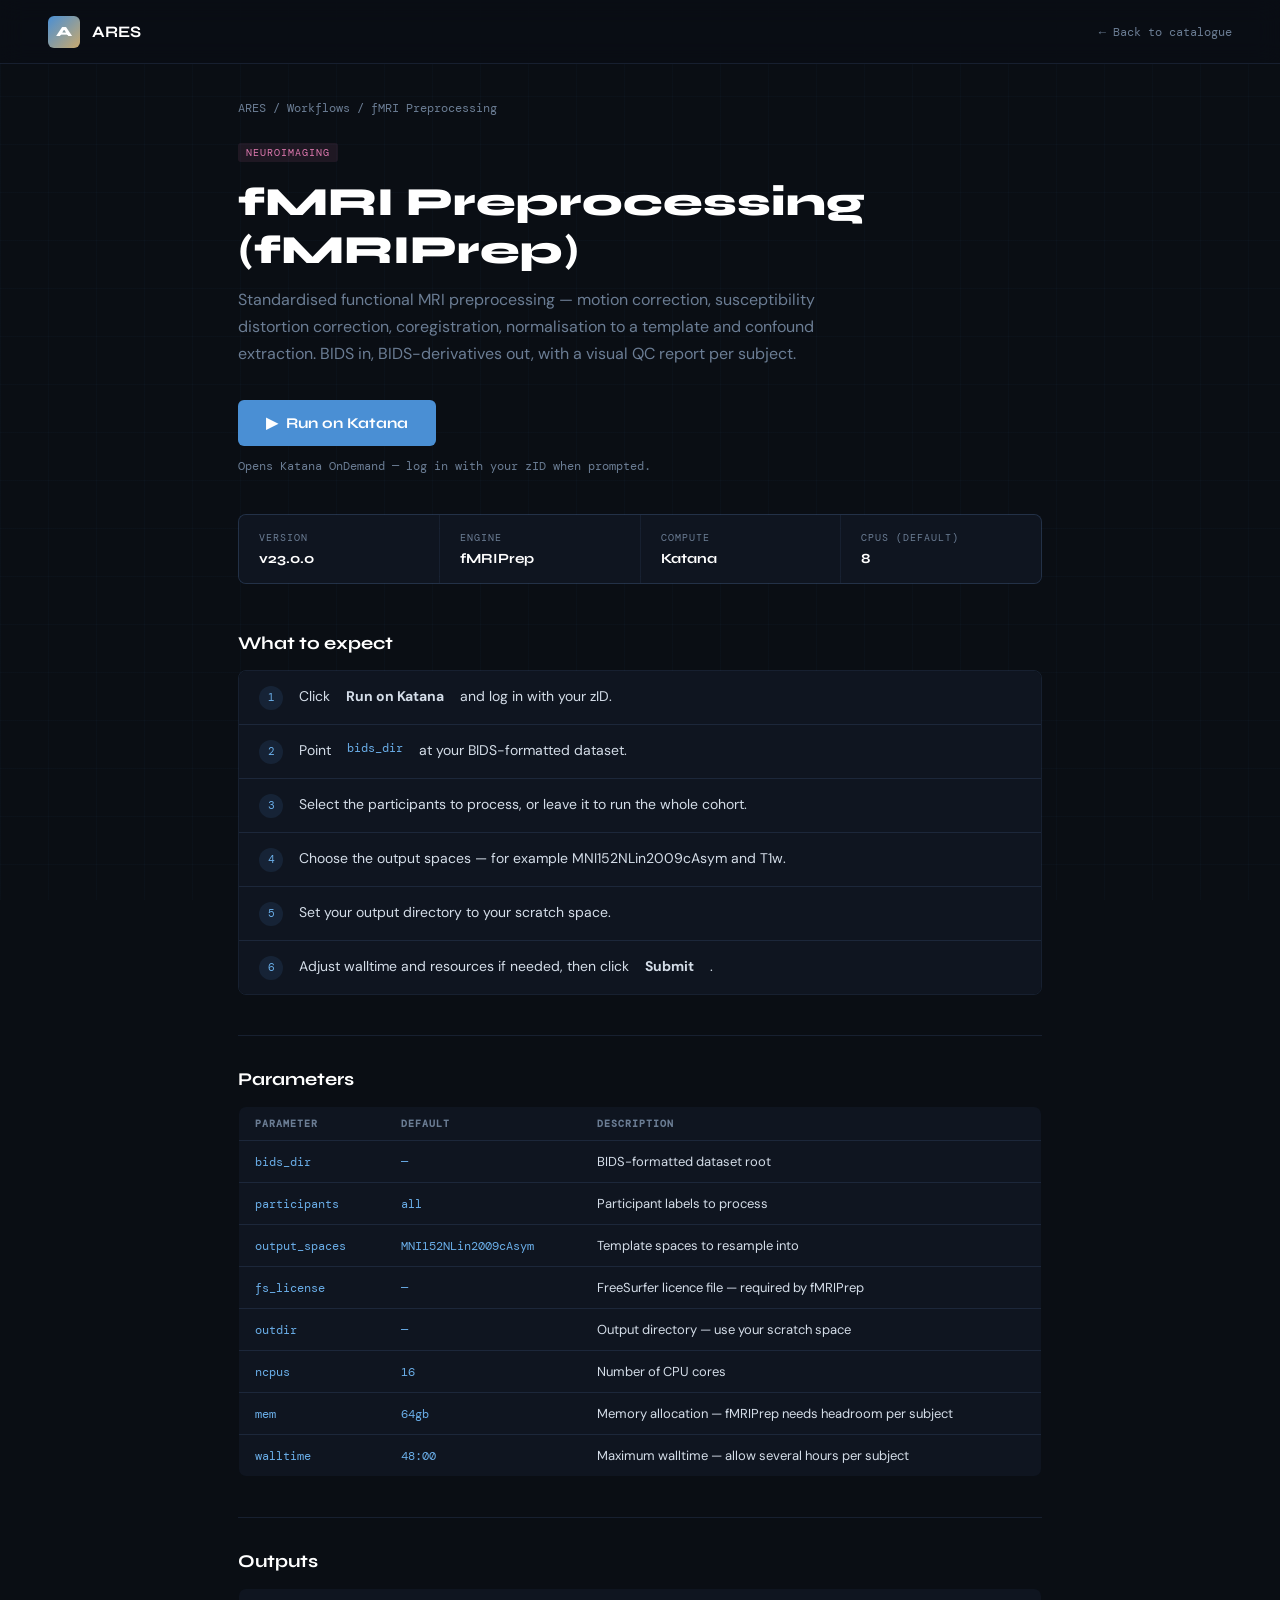
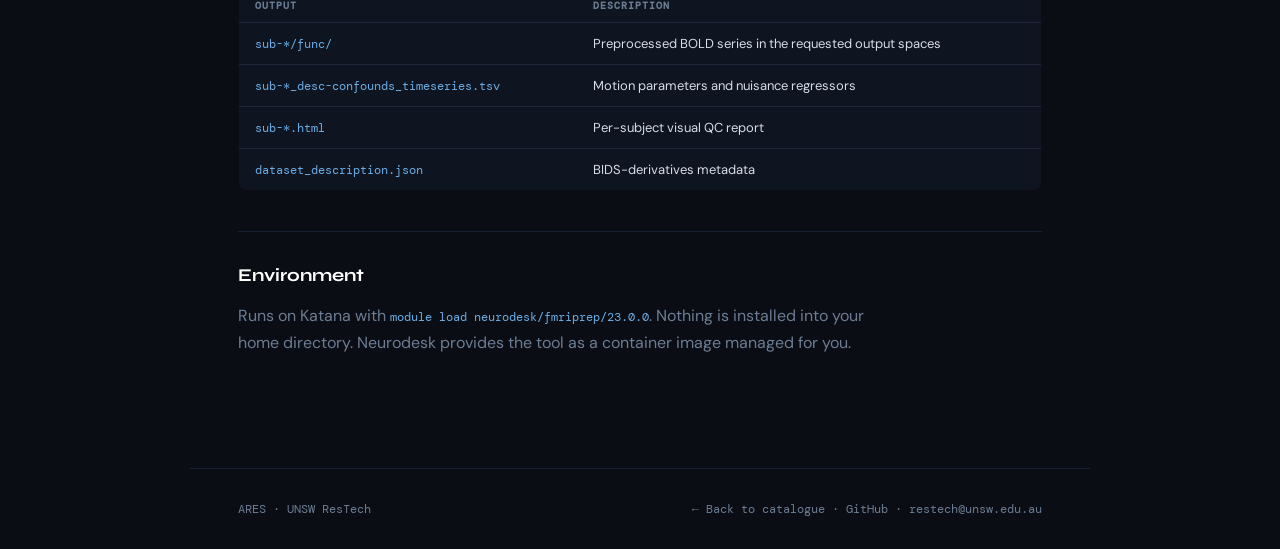
<file: workflows/fmriprep/index.html>
<!DOCTYPE html>
<html lang="en">
<head>
  <meta charset="UTF-8">
  <meta name="viewport" content="width=device-width, initial-scale=1.0">
  <title>fMRI Preprocessing (fMRIPrep) — ARES</title>
  <link rel="preconnect" href="https://fonts.googleapis.com">
  <link href="https://fonts.googleapis.com/css2?family=DM+Mono:wght@400;500&family=Syne:wght@700;800&family=DM+Sans:wght@300;400;500&display=swap" rel="stylesheet">
  <link rel="stylesheet" href="../../assets/ares.css">
</head>
<body>
<nav>
  <a href="../../" class="nav-logo">
    <div class="nav-logo-mark">A</div>
    <span class="nav-logo-text">ARES</span>
  </a>
  <a href="../../#workflows" class="nav-back">← Back to catalogue</a>
</nav>
<div class="page">
  <div class="breadcrumb"><a href="../../">ARES</a> / <a href="../../#workflows">Workflows</a> / fMRI Preprocessing</div>
  <span class="wf-domain neuro">Neuroimaging</span>
  <h1 class="wf-title">fMRI Preprocessing (fMRIPrep)</h1>
  <p class="wf-desc">Standardised functional MRI preprocessing — motion correction, susceptibility distortion correction, coregistration, normalisation to a template and confound extraction. BIDS in, BIDS-derivatives out, with a visual QC report per subject.</p>
  <a href="https://kod.restech.unsw.edu.au/pun/dev/OpenComposer/fmriprep" class="run-btn" target="_blank">▶&nbsp; Run on Katana</a>
  <span class="run-note">Opens Katana OnDemand — log in with your zID when prompted.</span>
  <div class="meta-grid"><div class="meta-cell"><div class="meta-label">Version</div><div class="meta-val">v23.0.0</div></div><div class="meta-cell"><div class="meta-label">Engine</div><div class="meta-val">fMRIPrep</div></div><div class="meta-cell"><div class="meta-label">Compute</div><div class="meta-val">Katana</div></div><div class="meta-cell"><div class="meta-label">CPUs (default)</div><div class="meta-val">8</div></div></div>
  <h2>What to expect</h2>
  <ol class="steps"><li>Click <strong>Run on Katana</strong> and log in with your zID.</li><li>Point <code>bids_dir</code> at your BIDS-formatted dataset.</li><li>Select the participants to process, or leave it to run the whole cohort.</li><li>Choose the output spaces — for example MNI152NLin2009cAsym and T1w.</li><li>Set your output directory to your scratch space.</li><li>Adjust walltime and resources if needed, then click <strong>Submit</strong>.</li></ol>
  <h2>Parameters</h2>
  <table class="param-table">
    <thead><tr><th>Parameter</th><th>Default</th><th>Description</th></tr></thead>
    <tbody><tr><td><code>bids_dir</code></td><td><code>—</code></td><td>BIDS-formatted dataset root</td></tr><tr><td><code>participants</code></td><td><code>all</code></td><td>Participant labels to process</td></tr><tr><td><code>output_spaces</code></td><td><code>MNI152NLin2009cAsym</code></td><td>Template spaces to resample into</td></tr><tr><td><code>fs_license</code></td><td><code>—</code></td><td>FreeSurfer licence file — required by fMRIPrep</td></tr><tr><td><code>outdir</code></td><td><code>—</code></td><td>Output directory — use your scratch space</td></tr><tr><td><code>ncpus</code></td><td><code>16</code></td><td>Number of CPU cores</td></tr><tr><td><code>mem</code></td><td><code>64gb</code></td><td>Memory allocation — fMRIPrep needs headroom per subject</td></tr><tr><td><code>walltime</code></td><td><code>48:00</code></td><td>Maximum walltime — allow several hours per subject</td></tr></tbody>
  </table>
  <h2>Outputs</h2>
  <table class="param-table">
    <thead><tr><th>Output</th><th>Description</th></tr></thead>
    <tbody><tr><td><code>sub-*/func/</code></td><td>Preprocessed BOLD series in the requested output spaces</td></tr><tr><td><code>sub-*_desc-confounds_timeseries.tsv</code></td><td>Motion parameters and nuisance regressors</td></tr><tr><td><code>sub-*.html</code></td><td>Per-subject visual QC report</td></tr><tr><td><code>dataset_description.json</code></td><td>BIDS-derivatives metadata</td></tr></tbody>
  </table>
  <h2>Environment</h2>
  <p class="wf-desc">Runs on Katana with <code>module load neurodesk/fmriprep/23.0.0</code>. Nothing is installed into your home directory. Neurodesk provides the tool as a container image managed for you.</p>
</div>
<footer>
  <span>ARES · UNSW ResTech</span>
  <span>
    <a href="../../#workflows">← Back to catalogue</a> ·
    <a href="https://github.com/PatrickTung/ares" target="_blank">GitHub</a> ·
    <a href="mailto:restech@unsw.edu.au">restech@unsw.edu.au</a>
  </span>
</footer>
</body>
</html>
</file>
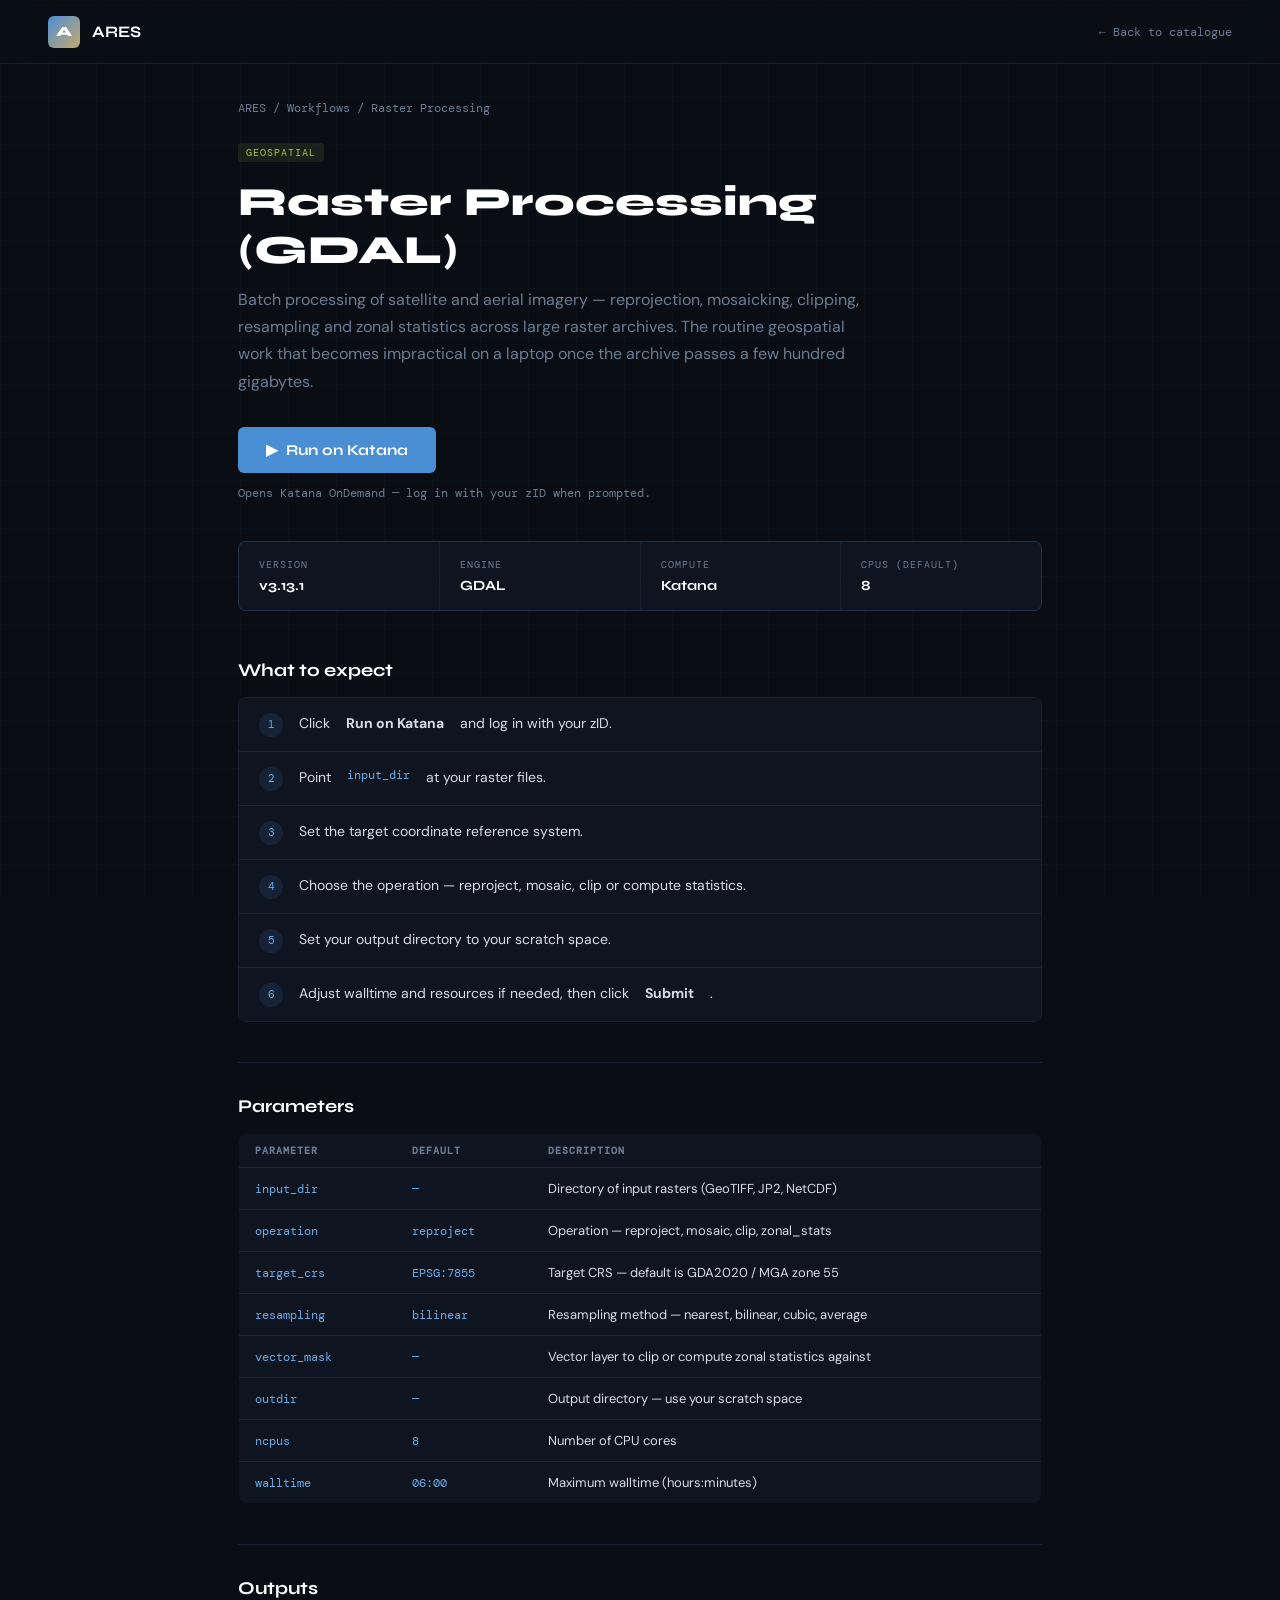
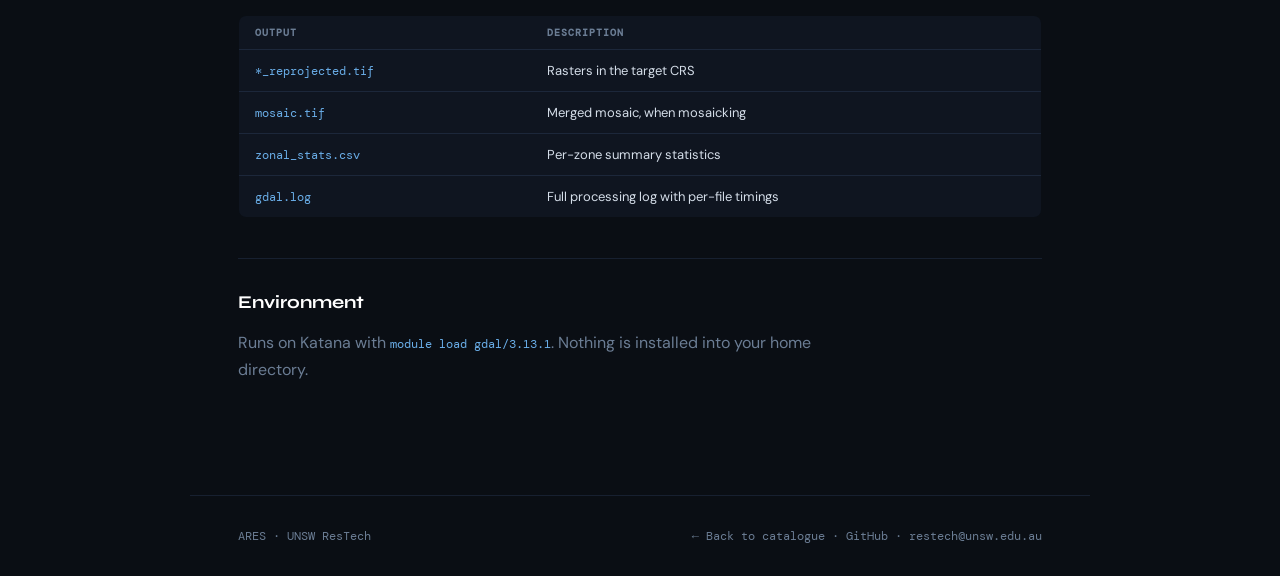
<file: workflows/gdal-raster/index.html>
<!DOCTYPE html>
<html lang="en">
<head>
  <meta charset="UTF-8">
  <meta name="viewport" content="width=device-width, initial-scale=1.0">
  <title>Raster Processing (GDAL) — ARES</title>
  <link rel="preconnect" href="https://fonts.googleapis.com">
  <link href="https://fonts.googleapis.com/css2?family=DM+Mono:wght@400;500&family=Syne:wght@700;800&family=DM+Sans:wght@300;400;500&display=swap" rel="stylesheet">
  <link rel="stylesheet" href="../../assets/ares.css">
</head>
<body>
<nav>
  <a href="../../" class="nav-logo">
    <div class="nav-logo-mark">A</div>
    <span class="nav-logo-text">ARES</span>
  </a>
  <a href="../../#workflows" class="nav-back">← Back to catalogue</a>
</nav>
<div class="page">
  <div class="breadcrumb"><a href="../../">ARES</a> / <a href="../../#workflows">Workflows</a> / Raster Processing</div>
  <span class="wf-domain geospatial">Geospatial</span>
  <h1 class="wf-title">Raster Processing (GDAL)</h1>
  <p class="wf-desc">Batch processing of satellite and aerial imagery — reprojection, mosaicking, clipping, resampling and zonal statistics across large raster archives. The routine geospatial work that becomes impractical on a laptop once the archive passes a few hundred gigabytes.</p>
  <a href="https://kod.restech.unsw.edu.au/pun/dev/OpenComposer/gdal-raster" class="run-btn" target="_blank">▶&nbsp; Run on Katana</a>
  <span class="run-note">Opens Katana OnDemand — log in with your zID when prompted.</span>
  <div class="meta-grid"><div class="meta-cell"><div class="meta-label">Version</div><div class="meta-val">v3.13.1</div></div><div class="meta-cell"><div class="meta-label">Engine</div><div class="meta-val">GDAL</div></div><div class="meta-cell"><div class="meta-label">Compute</div><div class="meta-val">Katana</div></div><div class="meta-cell"><div class="meta-label">CPUs (default)</div><div class="meta-val">8</div></div></div>
  <h2>What to expect</h2>
  <ol class="steps"><li>Click <strong>Run on Katana</strong> and log in with your zID.</li><li>Point <code>input_dir</code> at your raster files.</li><li>Set the target coordinate reference system.</li><li>Choose the operation — reproject, mosaic, clip or compute statistics.</li><li>Set your output directory to your scratch space.</li><li>Adjust walltime and resources if needed, then click <strong>Submit</strong>.</li></ol>
  <h2>Parameters</h2>
  <table class="param-table">
    <thead><tr><th>Parameter</th><th>Default</th><th>Description</th></tr></thead>
    <tbody><tr><td><code>input_dir</code></td><td><code>—</code></td><td>Directory of input rasters (GeoTIFF, JP2, NetCDF)</td></tr><tr><td><code>operation</code></td><td><code>reproject</code></td><td>Operation — reproject, mosaic, clip, zonal_stats</td></tr><tr><td><code>target_crs</code></td><td><code>EPSG:7855</code></td><td>Target CRS — default is GDA2020 / MGA zone 55</td></tr><tr><td><code>resampling</code></td><td><code>bilinear</code></td><td>Resampling method — nearest, bilinear, cubic, average</td></tr><tr><td><code>vector_mask</code></td><td><code>—</code></td><td>Vector layer to clip or compute zonal statistics against</td></tr><tr><td><code>outdir</code></td><td><code>—</code></td><td>Output directory — use your scratch space</td></tr><tr><td><code>ncpus</code></td><td><code>8</code></td><td>Number of CPU cores</td></tr><tr><td><code>walltime</code></td><td><code>06:00</code></td><td>Maximum walltime (hours:minutes)</td></tr></tbody>
  </table>
  <h2>Outputs</h2>
  <table class="param-table">
    <thead><tr><th>Output</th><th>Description</th></tr></thead>
    <tbody><tr><td><code>*_reprojected.tif</code></td><td>Rasters in the target CRS</td></tr><tr><td><code>mosaic.tif</code></td><td>Merged mosaic, when mosaicking</td></tr><tr><td><code>zonal_stats.csv</code></td><td>Per-zone summary statistics</td></tr><tr><td><code>gdal.log</code></td><td>Full processing log with per-file timings</td></tr></tbody>
  </table>
  <h2>Environment</h2>
  <p class="wf-desc">Runs on Katana with <code>module load gdal/3.13.1</code>. Nothing is installed into your home directory.</p>
</div>
<footer>
  <span>ARES · UNSW ResTech</span>
  <span>
    <a href="../../#workflows">← Back to catalogue</a> ·
    <a href="https://github.com/PatrickTung/ares" target="_blank">GitHub</a> ·
    <a href="mailto:restech@unsw.edu.au">restech@unsw.edu.au</a>
  </span>
</footer>
</body>
</html>
</file>
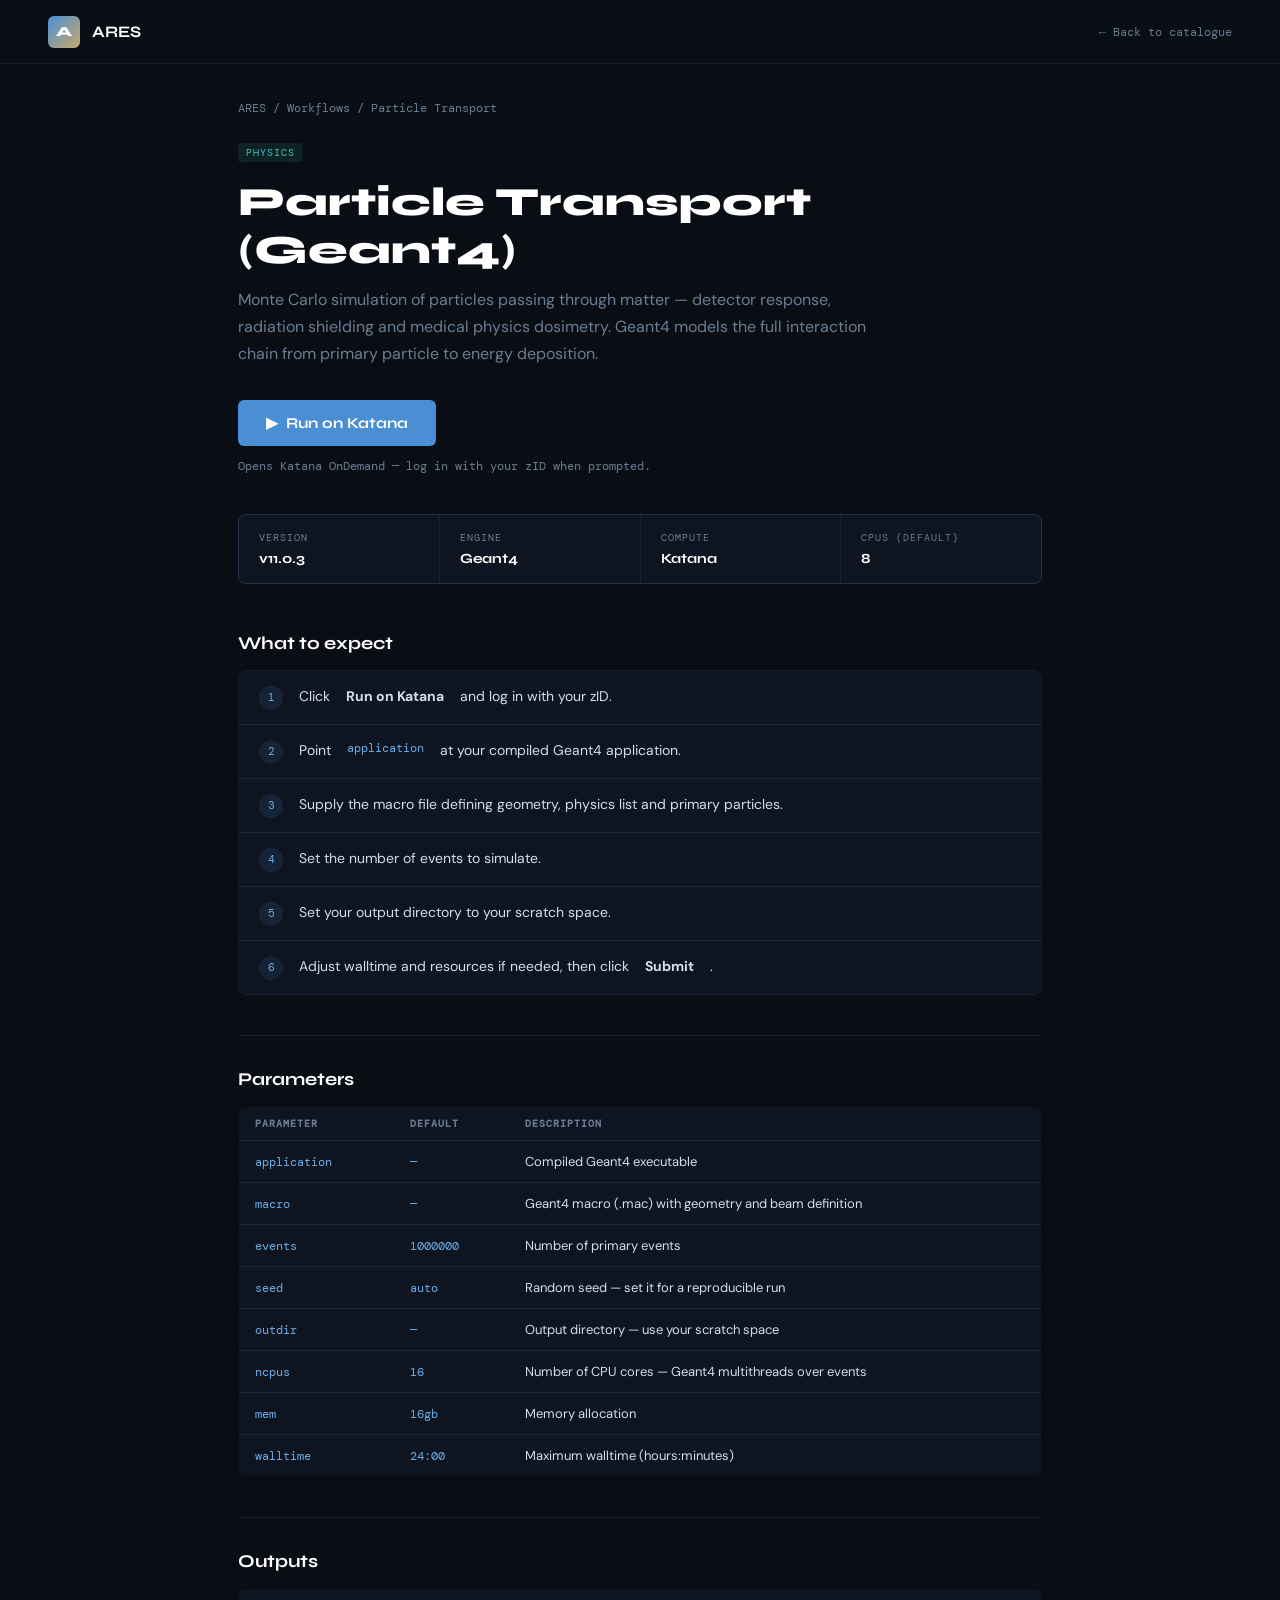
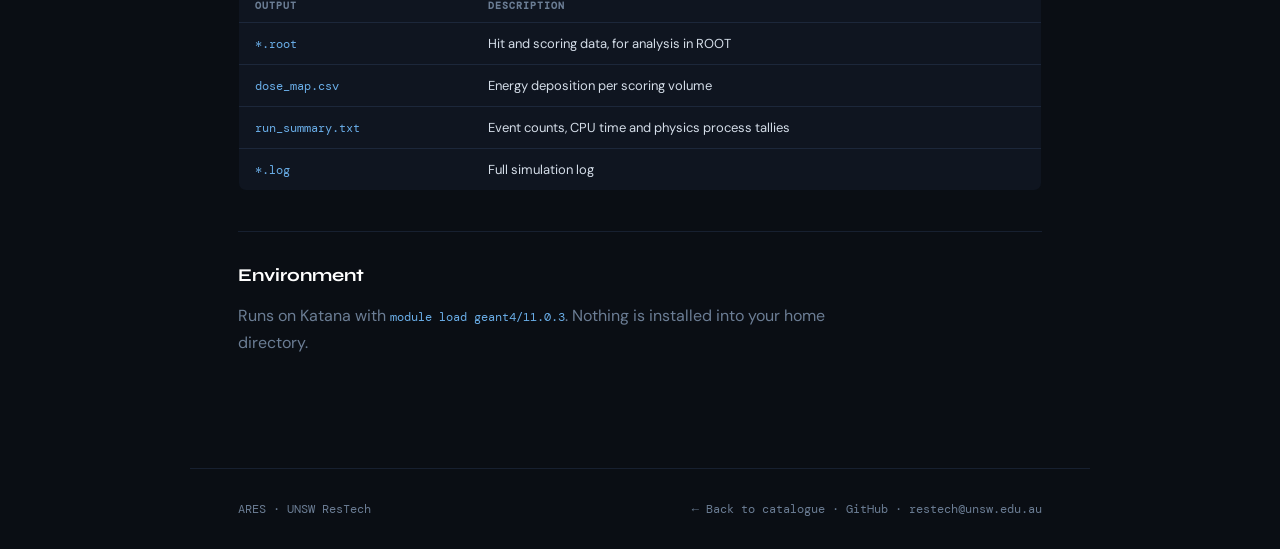
<file: workflows/geant4-transport/index.html>
<!DOCTYPE html>
<html lang="en">
<head>
  <meta charset="UTF-8">
  <meta name="viewport" content="width=device-width, initial-scale=1.0">
  <title>Particle Transport (Geant4) — ARES</title>
  <link rel="preconnect" href="https://fonts.googleapis.com">
  <link href="https://fonts.googleapis.com/css2?family=DM+Mono:wght@400;500&family=Syne:wght@700;800&family=DM+Sans:wght@300;400;500&display=swap" rel="stylesheet">
  <link rel="stylesheet" href="../../assets/ares.css">
</head>
<body>
<nav>
  <a href="../../" class="nav-logo">
    <div class="nav-logo-mark">A</div>
    <span class="nav-logo-text">ARES</span>
  </a>
  <a href="../../#workflows" class="nav-back">← Back to catalogue</a>
</nav>
<div class="page">
  <div class="breadcrumb"><a href="../../">ARES</a> / <a href="../../#workflows">Workflows</a> / Particle Transport</div>
  <span class="wf-domain physics">Physics</span>
  <h1 class="wf-title">Particle Transport (Geant4)</h1>
  <p class="wf-desc">Monte Carlo simulation of particles passing through matter — detector response, radiation shielding and medical physics dosimetry. Geant4 models the full interaction chain from primary particle to energy deposition.</p>
  <a href="https://kod.restech.unsw.edu.au/pun/dev/OpenComposer/geant4-transport" class="run-btn" target="_blank">▶&nbsp; Run on Katana</a>
  <span class="run-note">Opens Katana OnDemand — log in with your zID when prompted.</span>
  <div class="meta-grid"><div class="meta-cell"><div class="meta-label">Version</div><div class="meta-val">v11.0.3</div></div><div class="meta-cell"><div class="meta-label">Engine</div><div class="meta-val">Geant4</div></div><div class="meta-cell"><div class="meta-label">Compute</div><div class="meta-val">Katana</div></div><div class="meta-cell"><div class="meta-label">CPUs (default)</div><div class="meta-val">8</div></div></div>
  <h2>What to expect</h2>
  <ol class="steps"><li>Click <strong>Run on Katana</strong> and log in with your zID.</li><li>Point <code>application</code> at your compiled Geant4 application.</li><li>Supply the macro file defining geometry, physics list and primary particles.</li><li>Set the number of events to simulate.</li><li>Set your output directory to your scratch space.</li><li>Adjust walltime and resources if needed, then click <strong>Submit</strong>.</li></ol>
  <h2>Parameters</h2>
  <table class="param-table">
    <thead><tr><th>Parameter</th><th>Default</th><th>Description</th></tr></thead>
    <tbody><tr><td><code>application</code></td><td><code>—</code></td><td>Compiled Geant4 executable</td></tr><tr><td><code>macro</code></td><td><code>—</code></td><td>Geant4 macro (.mac) with geometry and beam definition</td></tr><tr><td><code>events</code></td><td><code>1000000</code></td><td>Number of primary events</td></tr><tr><td><code>seed</code></td><td><code>auto</code></td><td>Random seed — set it for a reproducible run</td></tr><tr><td><code>outdir</code></td><td><code>—</code></td><td>Output directory — use your scratch space</td></tr><tr><td><code>ncpus</code></td><td><code>16</code></td><td>Number of CPU cores — Geant4 multithreads over events</td></tr><tr><td><code>mem</code></td><td><code>16gb</code></td><td>Memory allocation</td></tr><tr><td><code>walltime</code></td><td><code>24:00</code></td><td>Maximum walltime (hours:minutes)</td></tr></tbody>
  </table>
  <h2>Outputs</h2>
  <table class="param-table">
    <thead><tr><th>Output</th><th>Description</th></tr></thead>
    <tbody><tr><td><code>*.root</code></td><td>Hit and scoring data, for analysis in ROOT</td></tr><tr><td><code>dose_map.csv</code></td><td>Energy deposition per scoring volume</td></tr><tr><td><code>run_summary.txt</code></td><td>Event counts, CPU time and physics process tallies</td></tr><tr><td><code>*.log</code></td><td>Full simulation log</td></tr></tbody>
  </table>
  <h2>Environment</h2>
  <p class="wf-desc">Runs on Katana with <code>module load geant4/11.0.3</code>. Nothing is installed into your home directory.</p>
</div>
<footer>
  <span>ARES · UNSW ResTech</span>
  <span>
    <a href="../../#workflows">← Back to catalogue</a> ·
    <a href="https://github.com/PatrickTung/ares" target="_blank">GitHub</a> ·
    <a href="mailto:restech@unsw.edu.au">restech@unsw.edu.au</a>
  </span>
</footer>
</body>
</html>
</file>
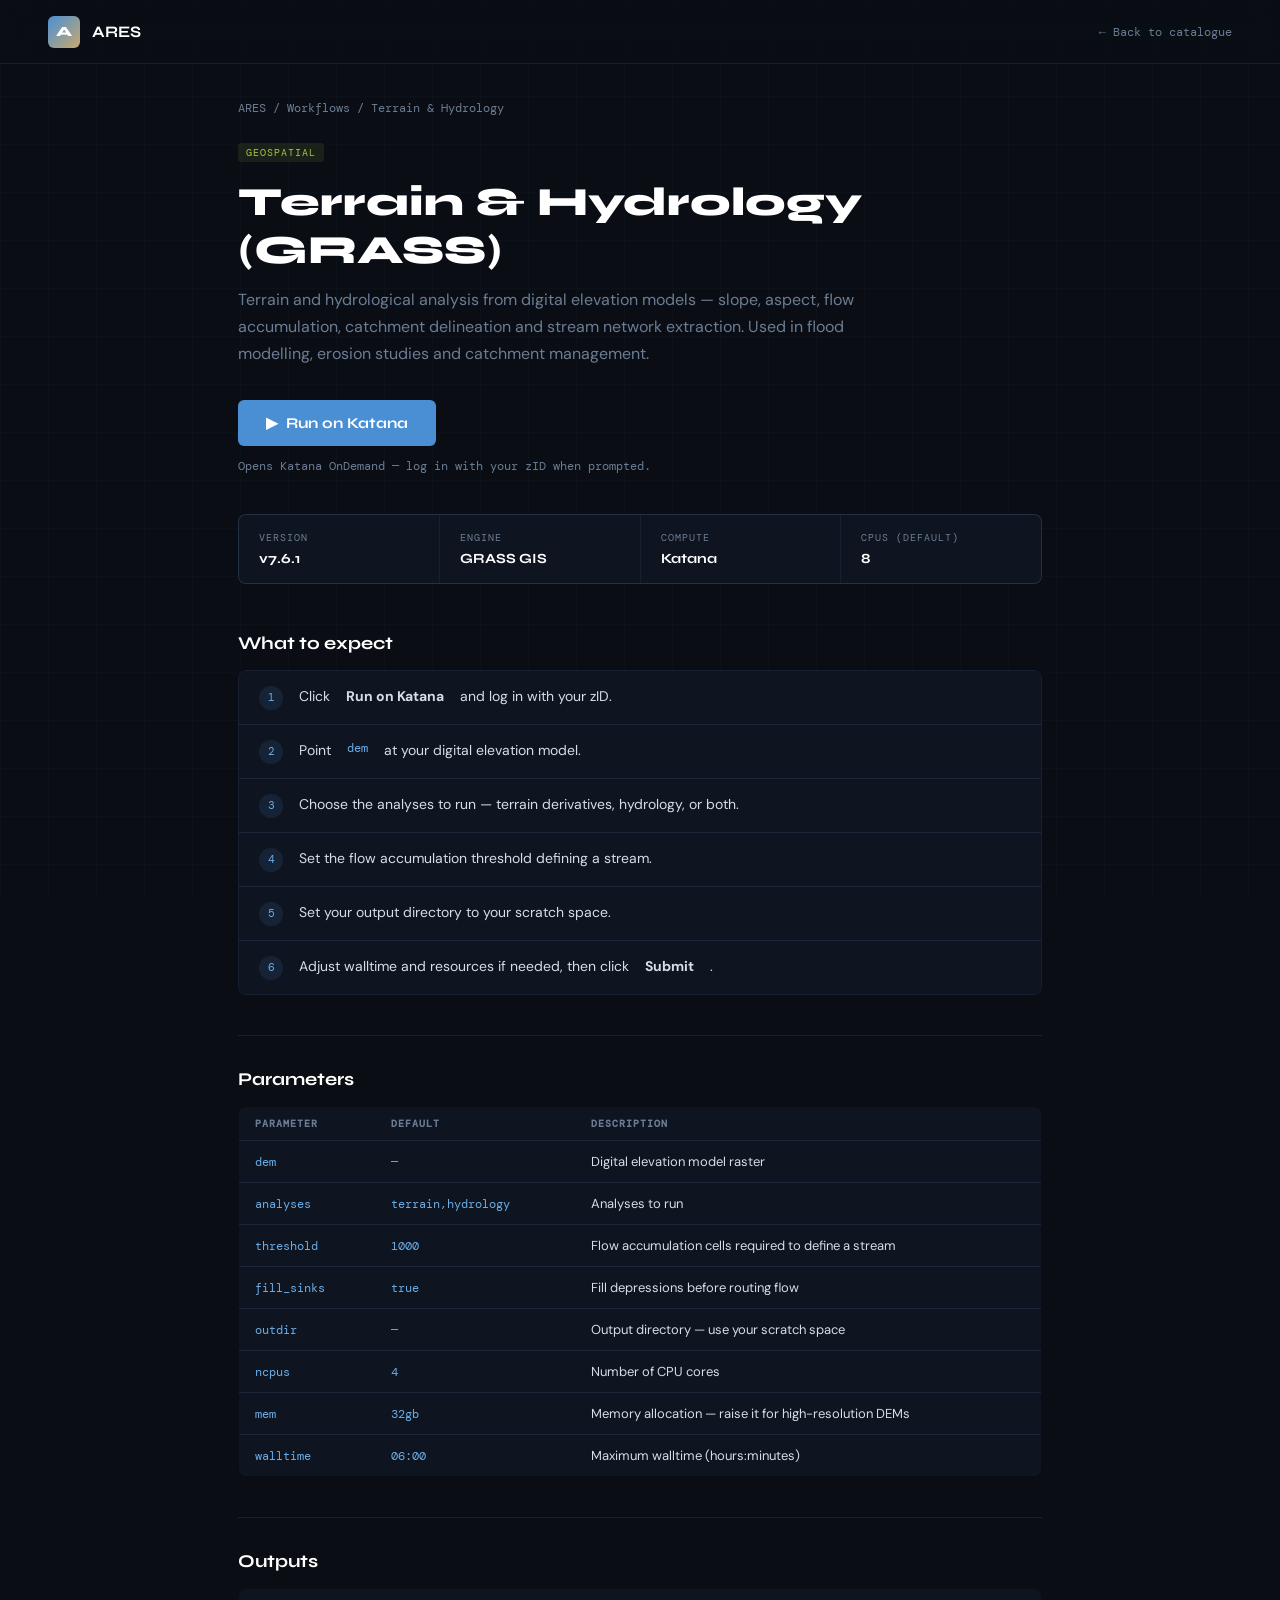
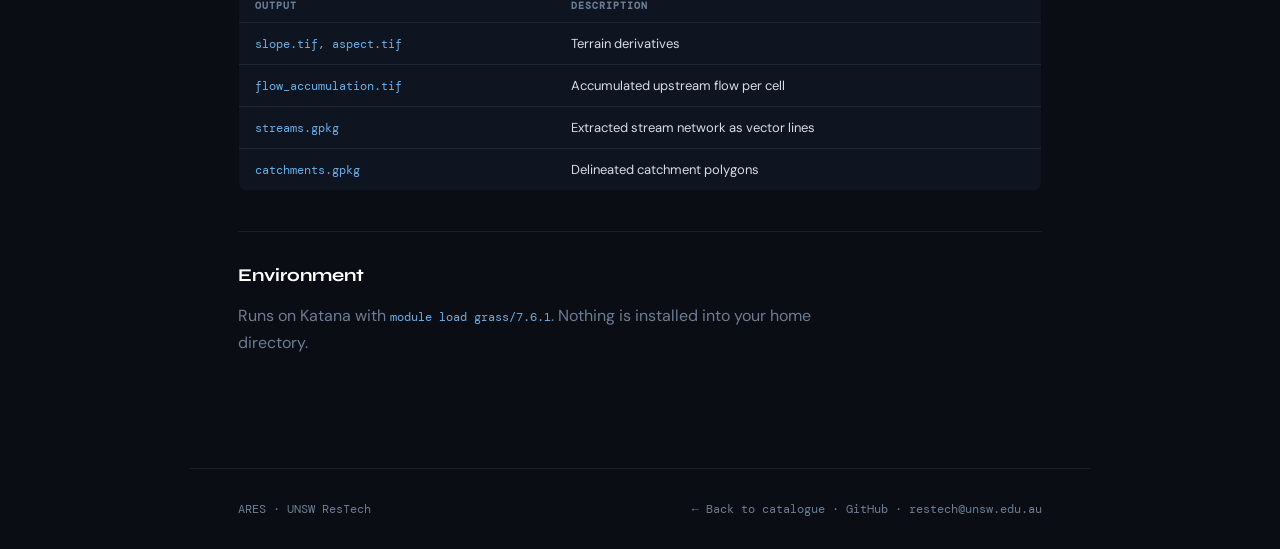
<file: workflows/grass-terrain/index.html>
<!DOCTYPE html>
<html lang="en">
<head>
  <meta charset="UTF-8">
  <meta name="viewport" content="width=device-width, initial-scale=1.0">
  <title>Terrain &amp; Hydrology (GRASS) — ARES</title>
  <link rel="preconnect" href="https://fonts.googleapis.com">
  <link href="https://fonts.googleapis.com/css2?family=DM+Mono:wght@400;500&family=Syne:wght@700;800&family=DM+Sans:wght@300;400;500&display=swap" rel="stylesheet">
  <link rel="stylesheet" href="../../assets/ares.css">
</head>
<body>
<nav>
  <a href="../../" class="nav-logo">
    <div class="nav-logo-mark">A</div>
    <span class="nav-logo-text">ARES</span>
  </a>
  <a href="../../#workflows" class="nav-back">← Back to catalogue</a>
</nav>
<div class="page">
  <div class="breadcrumb"><a href="../../">ARES</a> / <a href="../../#workflows">Workflows</a> / Terrain &amp; Hydrology</div>
  <span class="wf-domain geospatial">Geospatial</span>
  <h1 class="wf-title">Terrain &amp; Hydrology (GRASS)</h1>
  <p class="wf-desc">Terrain and hydrological analysis from digital elevation models — slope, aspect, flow accumulation, catchment delineation and stream network extraction. Used in flood modelling, erosion studies and catchment management.</p>
  <a href="https://kod.restech.unsw.edu.au/pun/dev/OpenComposer/grass-terrain" class="run-btn" target="_blank">▶&nbsp; Run on Katana</a>
  <span class="run-note">Opens Katana OnDemand — log in with your zID when prompted.</span>
  <div class="meta-grid"><div class="meta-cell"><div class="meta-label">Version</div><div class="meta-val">v7.6.1</div></div><div class="meta-cell"><div class="meta-label">Engine</div><div class="meta-val">GRASS GIS</div></div><div class="meta-cell"><div class="meta-label">Compute</div><div class="meta-val">Katana</div></div><div class="meta-cell"><div class="meta-label">CPUs (default)</div><div class="meta-val">8</div></div></div>
  <h2>What to expect</h2>
  <ol class="steps"><li>Click <strong>Run on Katana</strong> and log in with your zID.</li><li>Point <code>dem</code> at your digital elevation model.</li><li>Choose the analyses to run — terrain derivatives, hydrology, or both.</li><li>Set the flow accumulation threshold defining a stream.</li><li>Set your output directory to your scratch space.</li><li>Adjust walltime and resources if needed, then click <strong>Submit</strong>.</li></ol>
  <h2>Parameters</h2>
  <table class="param-table">
    <thead><tr><th>Parameter</th><th>Default</th><th>Description</th></tr></thead>
    <tbody><tr><td><code>dem</code></td><td><code>—</code></td><td>Digital elevation model raster</td></tr><tr><td><code>analyses</code></td><td><code>terrain,hydrology</code></td><td>Analyses to run</td></tr><tr><td><code>threshold</code></td><td><code>1000</code></td><td>Flow accumulation cells required to define a stream</td></tr><tr><td><code>fill_sinks</code></td><td><code>true</code></td><td>Fill depressions before routing flow</td></tr><tr><td><code>outdir</code></td><td><code>—</code></td><td>Output directory — use your scratch space</td></tr><tr><td><code>ncpus</code></td><td><code>4</code></td><td>Number of CPU cores</td></tr><tr><td><code>mem</code></td><td><code>32gb</code></td><td>Memory allocation — raise it for high-resolution DEMs</td></tr><tr><td><code>walltime</code></td><td><code>06:00</code></td><td>Maximum walltime (hours:minutes)</td></tr></tbody>
  </table>
  <h2>Outputs</h2>
  <table class="param-table">
    <thead><tr><th>Output</th><th>Description</th></tr></thead>
    <tbody><tr><td><code>slope.tif, aspect.tif</code></td><td>Terrain derivatives</td></tr><tr><td><code>flow_accumulation.tif</code></td><td>Accumulated upstream flow per cell</td></tr><tr><td><code>streams.gpkg</code></td><td>Extracted stream network as vector lines</td></tr><tr><td><code>catchments.gpkg</code></td><td>Delineated catchment polygons</td></tr></tbody>
  </table>
  <h2>Environment</h2>
  <p class="wf-desc">Runs on Katana with <code>module load grass/7.6.1</code>. Nothing is installed into your home directory.</p>
</div>
<footer>
  <span>ARES · UNSW ResTech</span>
  <span>
    <a href="../../#workflows">← Back to catalogue</a> ·
    <a href="https://github.com/PatrickTung/ares" target="_blank">GitHub</a> ·
    <a href="mailto:restech@unsw.edu.au">restech@unsw.edu.au</a>
  </span>
</footer>
</body>
</html>
</file>
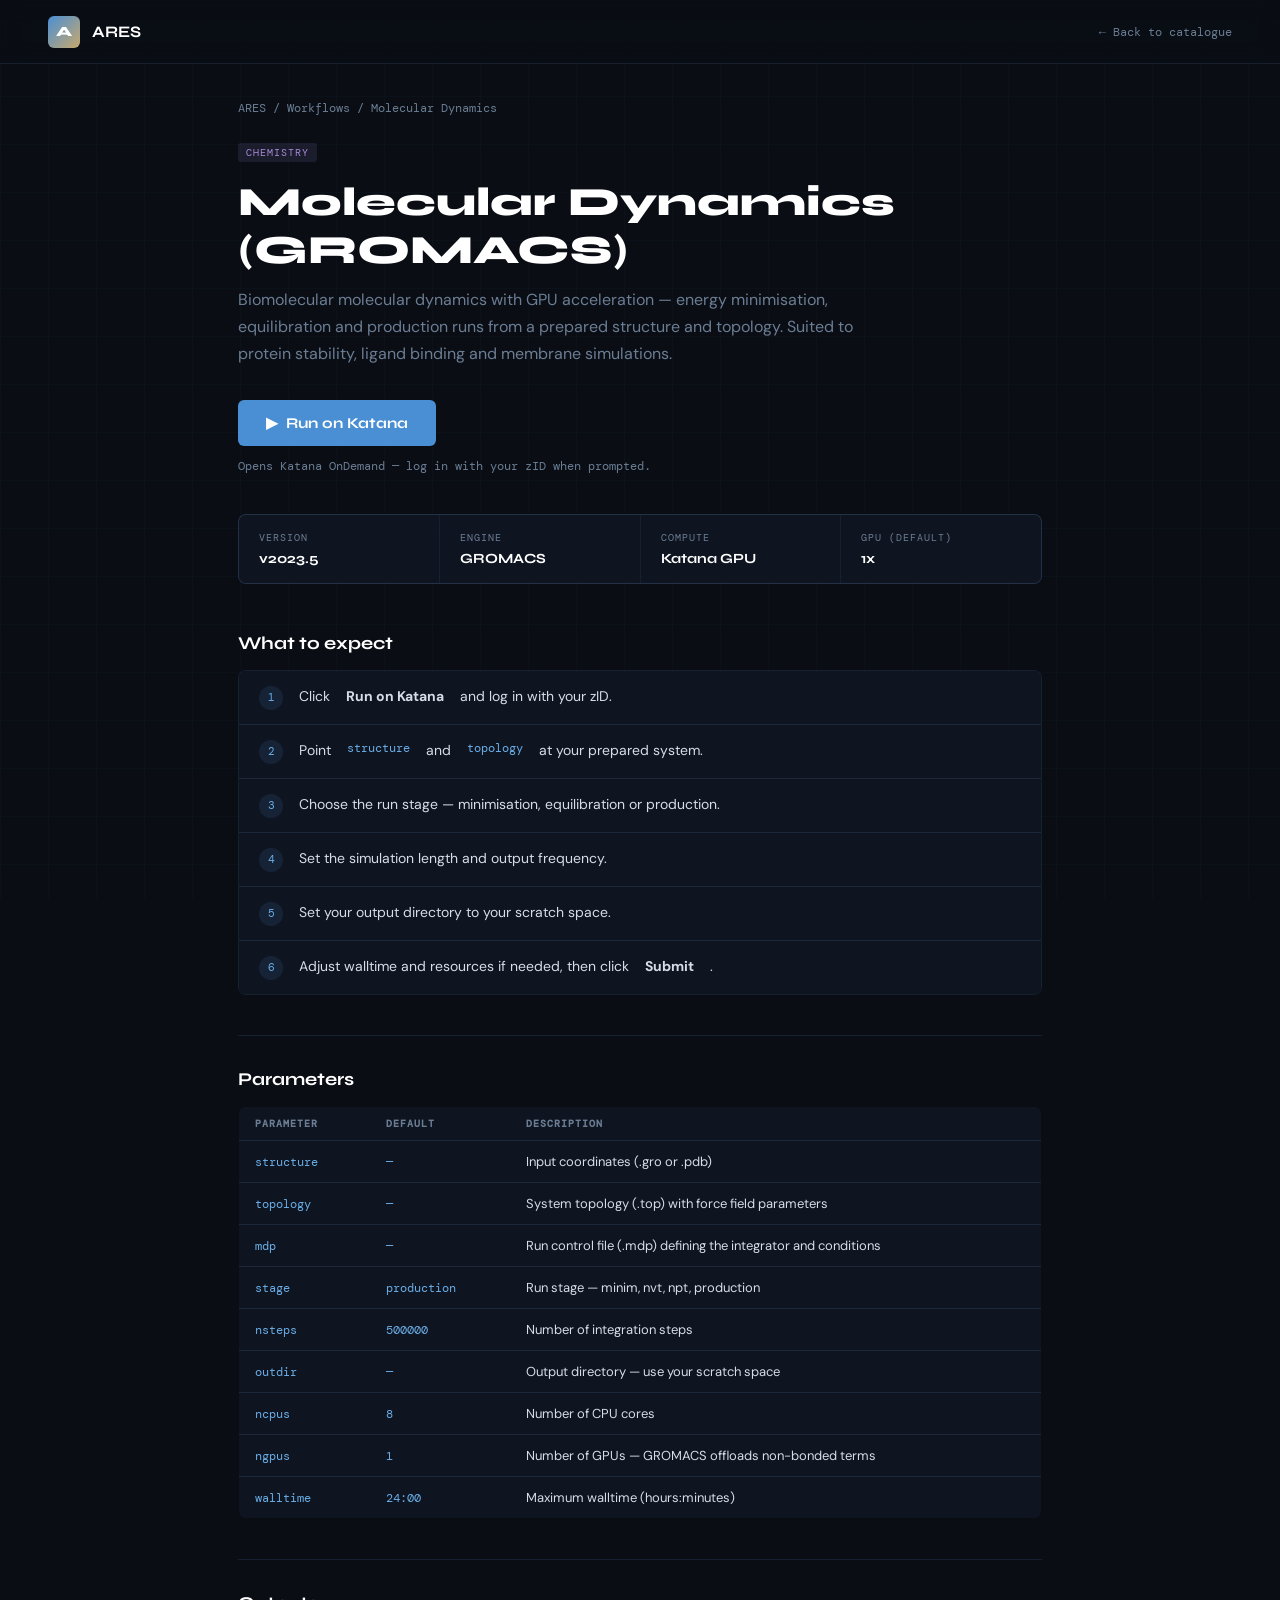
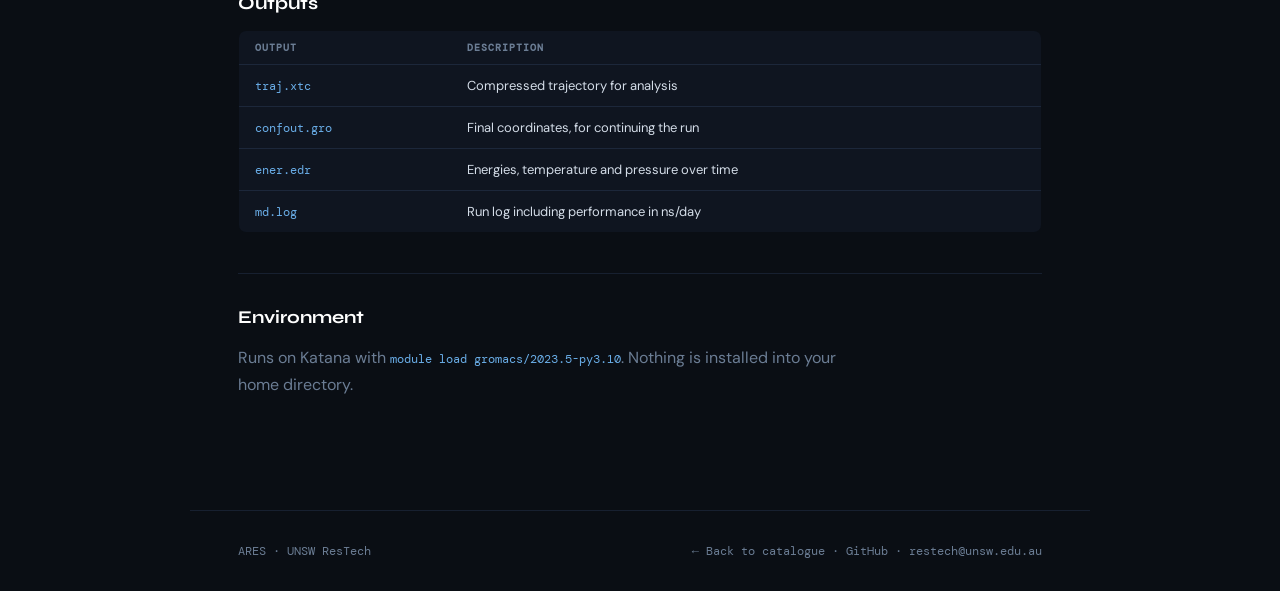
<file: workflows/gromacs-md/index.html>
<!DOCTYPE html>
<html lang="en">
<head>
  <meta charset="UTF-8">
  <meta name="viewport" content="width=device-width, initial-scale=1.0">
  <title>Molecular Dynamics (GROMACS) — ARES</title>
  <link rel="preconnect" href="https://fonts.googleapis.com">
  <link href="https://fonts.googleapis.com/css2?family=DM+Mono:wght@400;500&family=Syne:wght@700;800&family=DM+Sans:wght@300;400;500&display=swap" rel="stylesheet">
  <link rel="stylesheet" href="../../assets/ares.css">
</head>
<body>
<nav>
  <a href="../../" class="nav-logo">
    <div class="nav-logo-mark">A</div>
    <span class="nav-logo-text">ARES</span>
  </a>
  <a href="../../#workflows" class="nav-back">← Back to catalogue</a>
</nav>
<div class="page">
  <div class="breadcrumb"><a href="../../">ARES</a> / <a href="../../#workflows">Workflows</a> / Molecular Dynamics</div>
  <span class="wf-domain chemistry">Chemistry</span>
  <h1 class="wf-title">Molecular Dynamics (GROMACS)</h1>
  <p class="wf-desc">Biomolecular molecular dynamics with GPU acceleration — energy minimisation, equilibration and production runs from a prepared structure and topology. Suited to protein stability, ligand binding and membrane simulations.</p>
  <a href="https://kod.restech.unsw.edu.au/pun/dev/OpenComposer/gromacs-md" class="run-btn" target="_blank">▶&nbsp; Run on Katana</a>
  <span class="run-note">Opens Katana OnDemand — log in with your zID when prompted.</span>
  <div class="meta-grid"><div class="meta-cell"><div class="meta-label">Version</div><div class="meta-val">v2023.5</div></div><div class="meta-cell"><div class="meta-label">Engine</div><div class="meta-val">GROMACS</div></div><div class="meta-cell"><div class="meta-label">Compute</div><div class="meta-val">Katana GPU</div></div><div class="meta-cell"><div class="meta-label">GPU (default)</div><div class="meta-val">1x</div></div></div>
  <h2>What to expect</h2>
  <ol class="steps"><li>Click <strong>Run on Katana</strong> and log in with your zID.</li><li>Point <code>structure</code> and <code>topology</code> at your prepared system.</li><li>Choose the run stage — minimisation, equilibration or production.</li><li>Set the simulation length and output frequency.</li><li>Set your output directory to your scratch space.</li><li>Adjust walltime and resources if needed, then click <strong>Submit</strong>.</li></ol>
  <h2>Parameters</h2>
  <table class="param-table">
    <thead><tr><th>Parameter</th><th>Default</th><th>Description</th></tr></thead>
    <tbody><tr><td><code>structure</code></td><td><code>—</code></td><td>Input coordinates (.gro or .pdb)</td></tr><tr><td><code>topology</code></td><td><code>—</code></td><td>System topology (.top) with force field parameters</td></tr><tr><td><code>mdp</code></td><td><code>—</code></td><td>Run control file (.mdp) defining the integrator and conditions</td></tr><tr><td><code>stage</code></td><td><code>production</code></td><td>Run stage — minim, nvt, npt, production</td></tr><tr><td><code>nsteps</code></td><td><code>500000</code></td><td>Number of integration steps</td></tr><tr><td><code>outdir</code></td><td><code>—</code></td><td>Output directory — use your scratch space</td></tr><tr><td><code>ncpus</code></td><td><code>8</code></td><td>Number of CPU cores</td></tr><tr><td><code>ngpus</code></td><td><code>1</code></td><td>Number of GPUs — GROMACS offloads non-bonded terms</td></tr><tr><td><code>walltime</code></td><td><code>24:00</code></td><td>Maximum walltime (hours:minutes)</td></tr></tbody>
  </table>
  <h2>Outputs</h2>
  <table class="param-table">
    <thead><tr><th>Output</th><th>Description</th></tr></thead>
    <tbody><tr><td><code>traj.xtc</code></td><td>Compressed trajectory for analysis</td></tr><tr><td><code>confout.gro</code></td><td>Final coordinates, for continuing the run</td></tr><tr><td><code>ener.edr</code></td><td>Energies, temperature and pressure over time</td></tr><tr><td><code>md.log</code></td><td>Run log including performance in ns/day</td></tr></tbody>
  </table>
  <h2>Environment</h2>
  <p class="wf-desc">Runs on Katana with <code>module load gromacs/2023.5-py3.10</code>. Nothing is installed into your home directory.</p>
</div>
<footer>
  <span>ARES · UNSW ResTech</span>
  <span>
    <a href="../../#workflows">← Back to catalogue</a> ·
    <a href="https://github.com/PatrickTung/ares" target="_blank">GitHub</a> ·
    <a href="mailto:restech@unsw.edu.au">restech@unsw.edu.au</a>
  </span>
</footer>
</body>
</html>
</file>
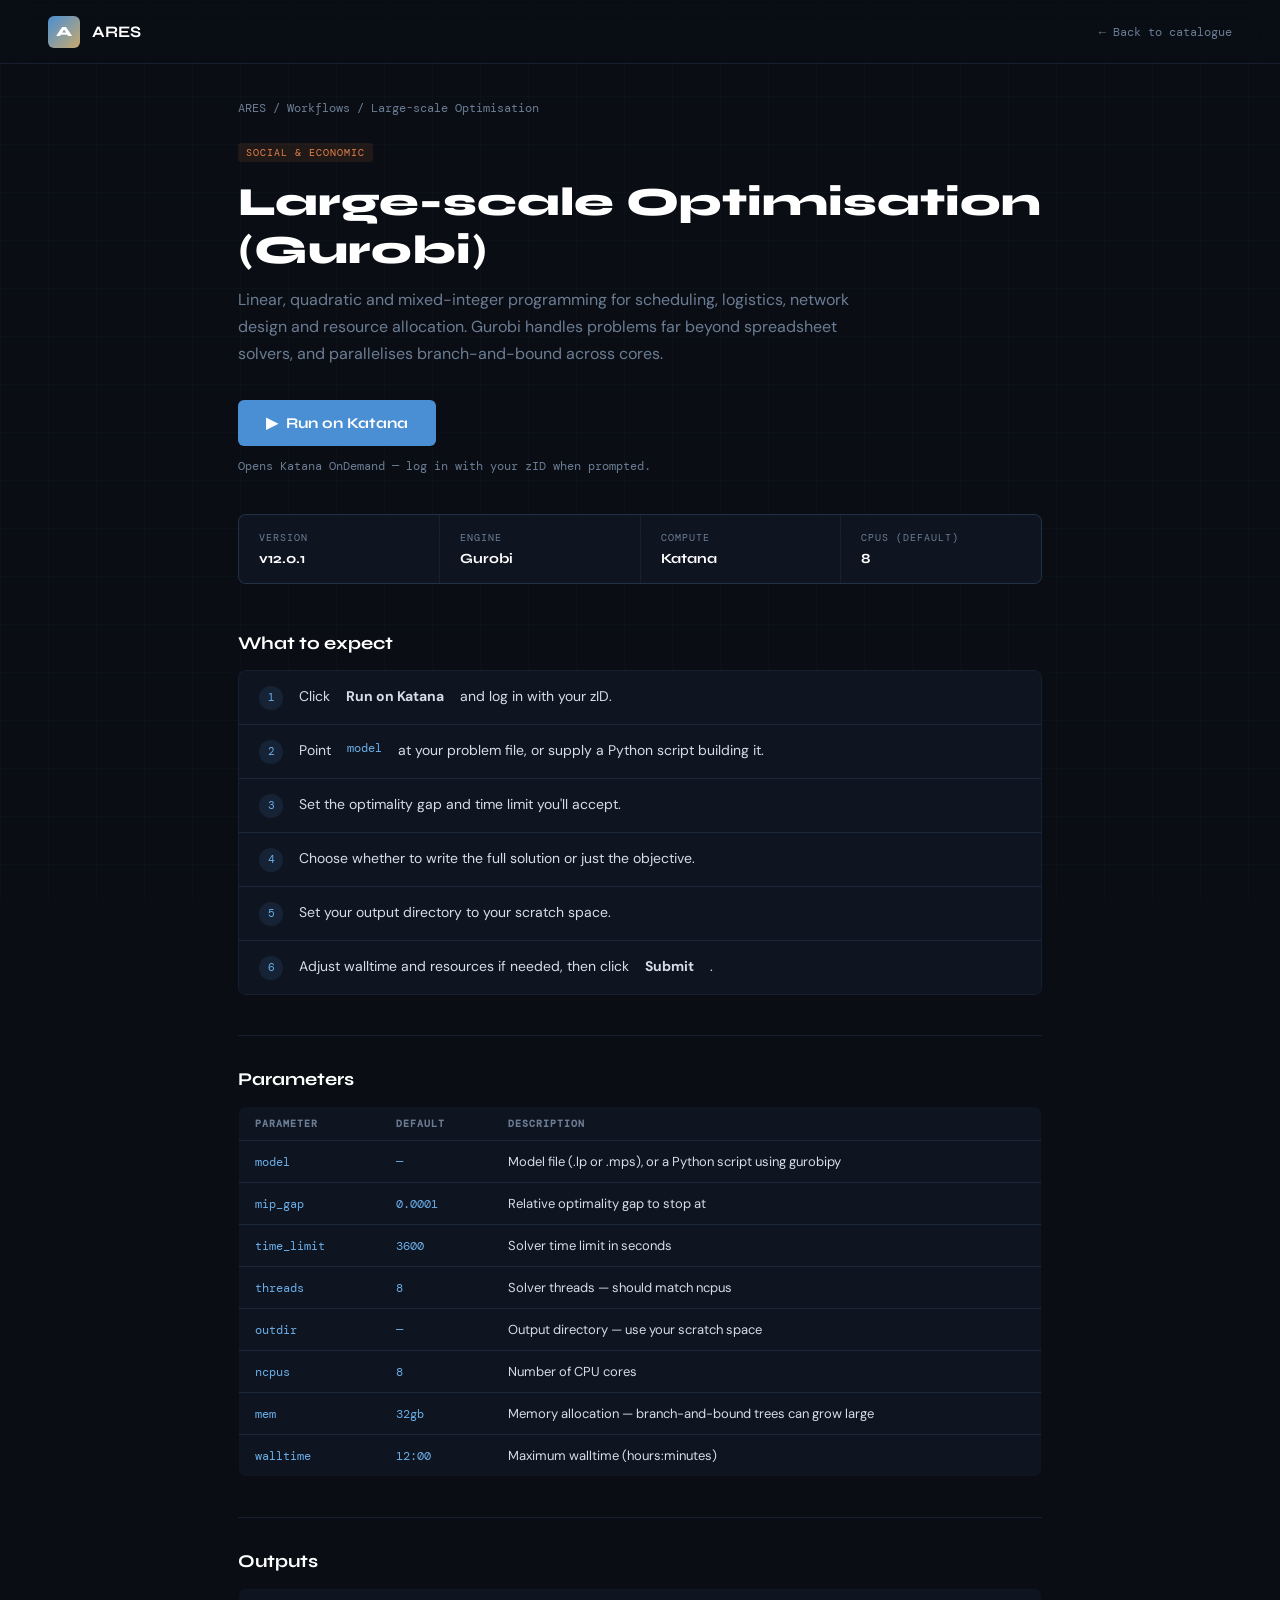
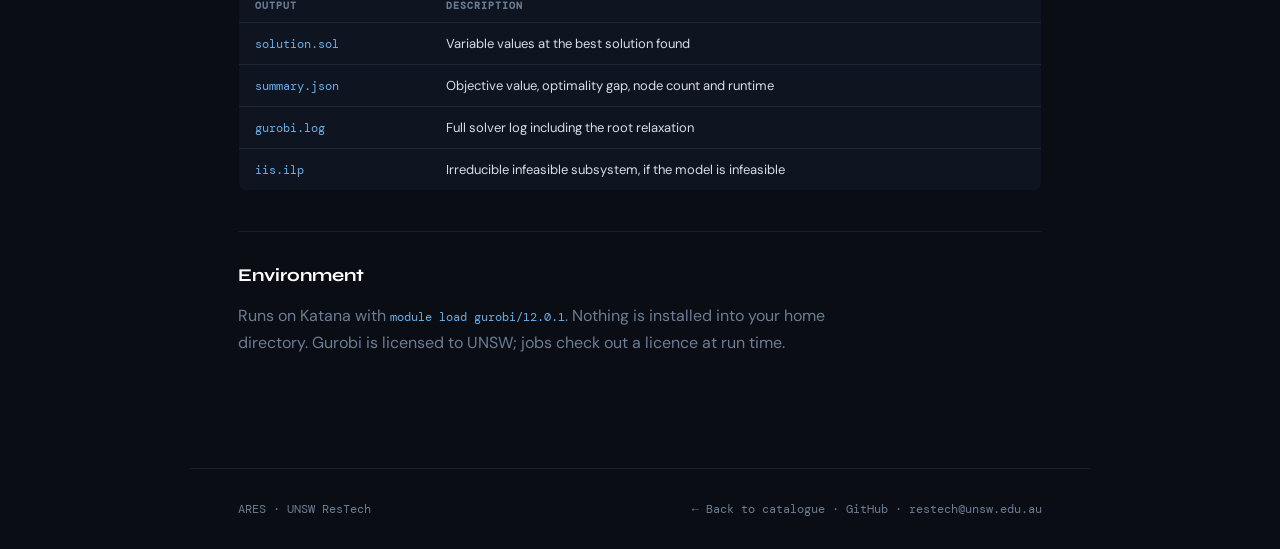
<file: workflows/gurobi-optimisation/index.html>
<!DOCTYPE html>
<html lang="en">
<head>
  <meta charset="UTF-8">
  <meta name="viewport" content="width=device-width, initial-scale=1.0">
  <title>Large-scale Optimisation (Gurobi) — ARES</title>
  <link rel="preconnect" href="https://fonts.googleapis.com">
  <link href="https://fonts.googleapis.com/css2?family=DM+Mono:wght@400;500&family=Syne:wght@700;800&family=DM+Sans:wght@300;400;500&display=swap" rel="stylesheet">
  <link rel="stylesheet" href="../../assets/ares.css">
</head>
<body>
<nav>
  <a href="../../" class="nav-logo">
    <div class="nav-logo-mark">A</div>
    <span class="nav-logo-text">ARES</span>
  </a>
  <a href="../../#workflows" class="nav-back">← Back to catalogue</a>
</nav>
<div class="page">
  <div class="breadcrumb"><a href="../../">ARES</a> / <a href="../../#workflows">Workflows</a> / Large-scale Optimisation</div>
  <span class="wf-domain social">Social &amp; economic</span>
  <h1 class="wf-title">Large-scale Optimisation (Gurobi)</h1>
  <p class="wf-desc">Linear, quadratic and mixed-integer programming for scheduling, logistics, network design and resource allocation. Gurobi handles problems far beyond spreadsheet solvers, and parallelises branch-and-bound across cores.</p>
  <a href="https://kod.restech.unsw.edu.au/pun/dev/OpenComposer/gurobi-optimisation" class="run-btn" target="_blank">▶&nbsp; Run on Katana</a>
  <span class="run-note">Opens Katana OnDemand — log in with your zID when prompted.</span>
  <div class="meta-grid"><div class="meta-cell"><div class="meta-label">Version</div><div class="meta-val">v12.0.1</div></div><div class="meta-cell"><div class="meta-label">Engine</div><div class="meta-val">Gurobi</div></div><div class="meta-cell"><div class="meta-label">Compute</div><div class="meta-val">Katana</div></div><div class="meta-cell"><div class="meta-label">CPUs (default)</div><div class="meta-val">8</div></div></div>
  <h2>What to expect</h2>
  <ol class="steps"><li>Click <strong>Run on Katana</strong> and log in with your zID.</li><li>Point <code>model</code> at your problem file, or supply a Python script building it.</li><li>Set the optimality gap and time limit you'll accept.</li><li>Choose whether to write the full solution or just the objective.</li><li>Set your output directory to your scratch space.</li><li>Adjust walltime and resources if needed, then click <strong>Submit</strong>.</li></ol>
  <h2>Parameters</h2>
  <table class="param-table">
    <thead><tr><th>Parameter</th><th>Default</th><th>Description</th></tr></thead>
    <tbody><tr><td><code>model</code></td><td><code>—</code></td><td>Model file (.lp or .mps), or a Python script using gurobipy</td></tr><tr><td><code>mip_gap</code></td><td><code>0.0001</code></td><td>Relative optimality gap to stop at</td></tr><tr><td><code>time_limit</code></td><td><code>3600</code></td><td>Solver time limit in seconds</td></tr><tr><td><code>threads</code></td><td><code>8</code></td><td>Solver threads — should match ncpus</td></tr><tr><td><code>outdir</code></td><td><code>—</code></td><td>Output directory — use your scratch space</td></tr><tr><td><code>ncpus</code></td><td><code>8</code></td><td>Number of CPU cores</td></tr><tr><td><code>mem</code></td><td><code>32gb</code></td><td>Memory allocation — branch-and-bound trees can grow large</td></tr><tr><td><code>walltime</code></td><td><code>12:00</code></td><td>Maximum walltime (hours:minutes)</td></tr></tbody>
  </table>
  <h2>Outputs</h2>
  <table class="param-table">
    <thead><tr><th>Output</th><th>Description</th></tr></thead>
    <tbody><tr><td><code>solution.sol</code></td><td>Variable values at the best solution found</td></tr><tr><td><code>summary.json</code></td><td>Objective value, optimality gap, node count and runtime</td></tr><tr><td><code>gurobi.log</code></td><td>Full solver log including the root relaxation</td></tr><tr><td><code>iis.ilp</code></td><td>Irreducible infeasible subsystem, if the model is infeasible</td></tr></tbody>
  </table>
  <h2>Environment</h2>
  <p class="wf-desc">Runs on Katana with <code>module load gurobi/12.0.1</code>. Nothing is installed into your home directory. Gurobi is licensed to UNSW; jobs check out a licence at run time.</p>
</div>
<footer>
  <span>ARES · UNSW ResTech</span>
  <span>
    <a href="../../#workflows">← Back to catalogue</a> ·
    <a href="https://github.com/PatrickTung/ares" target="_blank">GitHub</a> ·
    <a href="mailto:restech@unsw.edu.au">restech@unsw.edu.au</a>
  </span>
</footer>
</body>
</html>
</file>
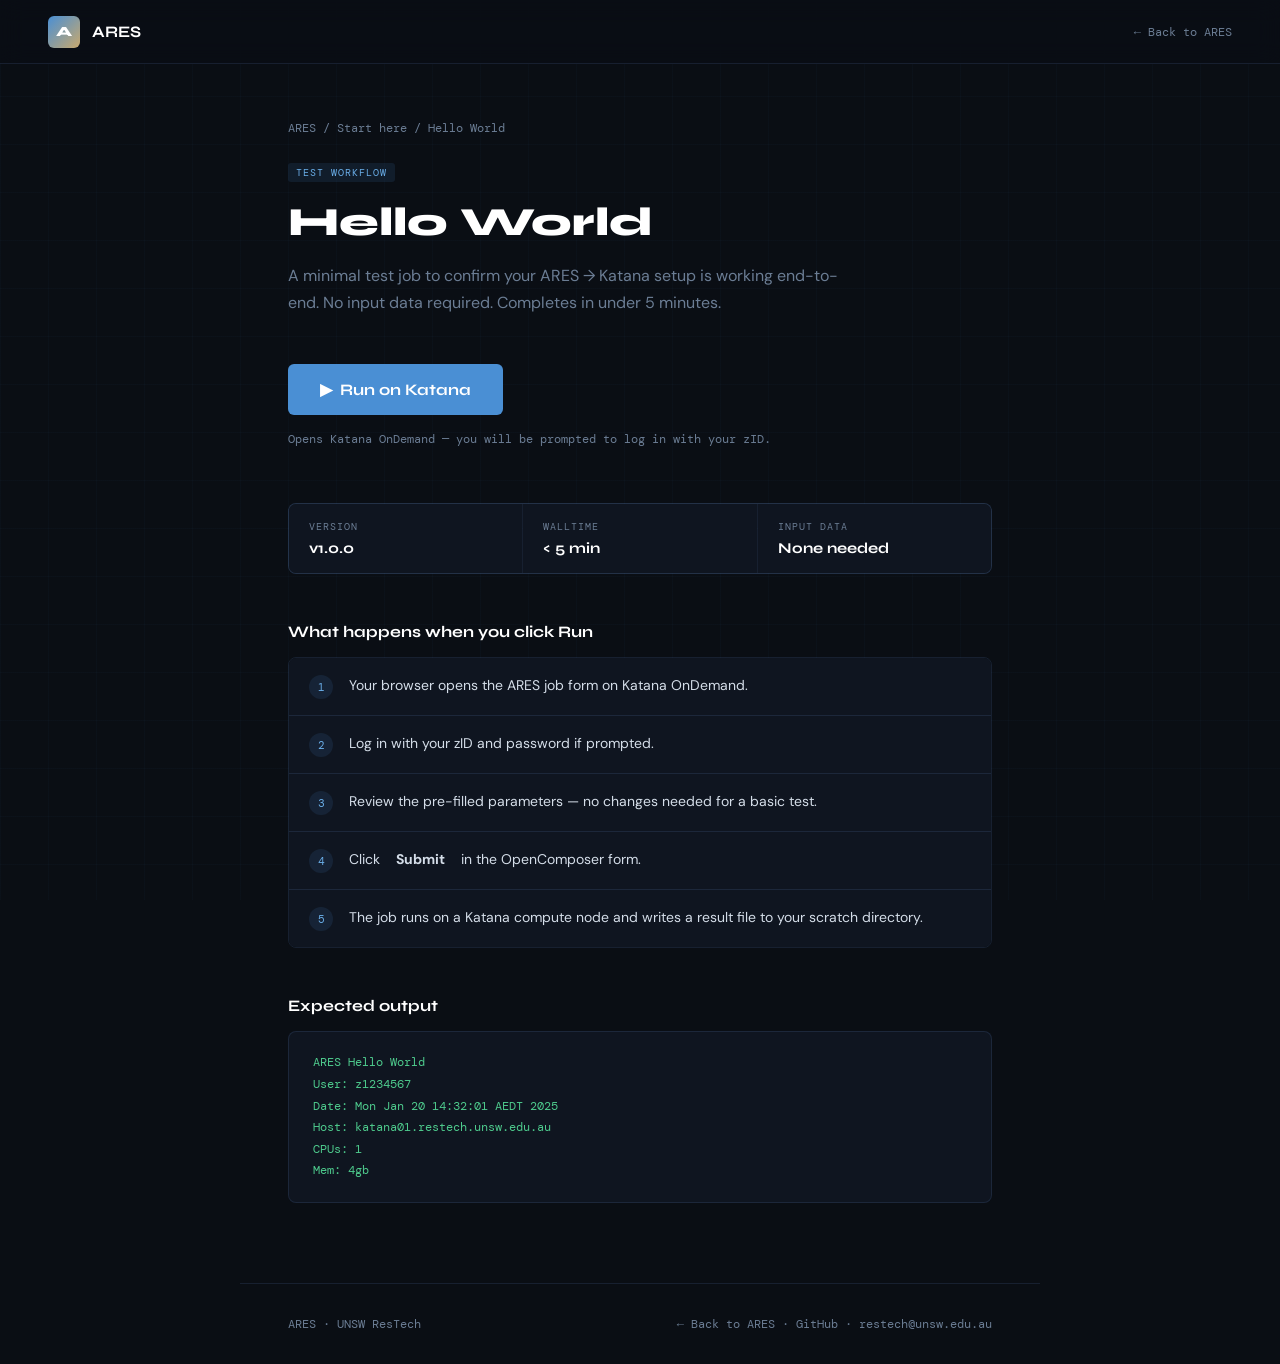
<file: workflows/hello-world/index.html>
<!DOCTYPE html>
<html lang="en">
<head>
  <meta charset="UTF-8">
  <meta name="viewport" content="width=device-width, initial-scale=1.0">
  <title>Hello World — ARES</title>
  <link rel="preconnect" href="https://fonts.googleapis.com">
  <link href="https://fonts.googleapis.com/css2?family=DM+Mono:wght@400;500&family=Syne:wght@700;800&family=DM+Sans:wght@300;400;500&display=swap" rel="stylesheet">
  <style>
    *, *::before, *::after { box-sizing: border-box; margin: 0; padding: 0; }
    :root {
      --bg: #0a0e14; --bg2: #0f1520; --bg3: #141c2e;
      --border: rgba(99,140,210,0.15); --border2: rgba(99,140,210,0.28);
      --blue: #4a8fd4; --blue2: #6aaee8;
      --gold: #c8a96e; --text: #d4dde8; --muted: #6b7d94;
      --green: #4ecb8d;
    }
    body { font-family: 'DM Sans', sans-serif; background: var(--bg); color: var(--text); }
    body::before {
      content: ''; position: fixed; inset: 0;
      background-image:
        linear-gradient(rgba(74,143,212,0.03) 1px, transparent 1px),
        linear-gradient(90deg, rgba(74,143,212,0.03) 1px, transparent 1px);
      background-size: 48px 48px; pointer-events: none; z-index: 0;
    }
    nav {
      position: fixed; top: 0; left: 0; right: 0; z-index: 100;
      display: flex; align-items: center; justify-content: space-between;
      padding: 0 48px; height: 64px;
      background: rgba(10,14,20,0.85); backdrop-filter: blur(12px);
      border-bottom: 1px solid var(--border);
    }
    .nav-logo { display: flex; align-items: center; gap: 12px; text-decoration: none; }
    .nav-logo-mark {
      width: 32px; height: 32px;
      background: linear-gradient(135deg, var(--blue), var(--gold));
      border-radius: 6px; display: flex; align-items: center; justify-content: center;
      font-family: 'Syne', sans-serif; font-weight: 800; font-size: 14px; color: #fff;
    }
    .nav-logo-text { font-family: 'Syne', sans-serif; font-weight: 700; font-size: 16px; color: #fff; }
    .nav-back { font-family: 'DM Mono', monospace; font-size: 12px; color: var(--muted); text-decoration: none; }
    .nav-back:hover { color: var(--blue2); }

    .page { position: relative; z-index: 1; max-width: 800px; margin: 0 auto; padding: 120px 48px 80px; }

    .breadcrumb { font-family: 'DM Mono', monospace; font-size: 12px; color: var(--muted); margin-bottom: 24px; }
    .breadcrumb a { color: var(--muted); text-decoration: none; }
    .breadcrumb a:hover { color: var(--blue2); }

    .badge {
      display: inline-block; font-family: 'DM Mono', monospace; font-size: 10px;
      padding: 3px 8px; border-radius: 3px;
      background: rgba(74,143,212,0.12); color: var(--blue2);
      text-transform: uppercase; letter-spacing: 1px; margin-bottom: 16px;
    }
    h1 { font-family: 'Syne', sans-serif; font-size: 40px; font-weight: 800; color: #fff; margin-bottom: 16px; }
    .desc { font-size: 16px; color: var(--muted); line-height: 1.7; margin-bottom: 48px; max-width: 580px; }

    .run-btn {
      display: inline-flex; align-items: center; gap: 12px;
      padding: 16px 32px; border-radius: 6px;
      font-family: 'Syne', sans-serif; font-size: 16px; font-weight: 700;
      text-decoration: none; background: var(--blue); color: #fff;
      transition: all 0.2s; margin-bottom: 16px;
    }
    .run-btn:hover { background: var(--blue2); transform: translateY(-1px); }

    .note {
      font-family: 'DM Mono', monospace; font-size: 12px; color: var(--muted);
      margin-bottom: 56px;
    }

    .meta-grid {
      display: grid; grid-template-columns: repeat(3, 1fr);
      gap: 1px; background: var(--border);
      border: 1px solid var(--border); border-radius: 8px; overflow: hidden;
      margin-bottom: 48px;
    }
    .meta-cell { background: var(--bg2); padding: 16px 20px; }
    .meta-label { font-family: 'DM Mono', monospace; font-size: 10px; color: var(--muted); text-transform: uppercase; letter-spacing: 1px; margin-bottom: 6px; }
    .meta-val { font-family: 'Syne', sans-serif; font-size: 15px; font-weight: 700; color: #fff; }

    h2 { font-family: 'Syne', sans-serif; font-size: 16px; font-weight: 700; color: #fff; margin-bottom: 16px; }

    .steps { list-style: none; counter-reset: steps; margin-bottom: 48px; border: 1px solid var(--border); border-radius: 8px; overflow: hidden; }
    .steps li {
      counter-increment: steps;
      display: flex; gap: 16px; align-items: flex-start;
      padding: 16px 20px; border-bottom: 1px solid var(--border);
      font-size: 14px; color: var(--text); line-height: 1.6;
      background: var(--bg2);
    }
    .steps li:last-child { border-bottom: none; }
    .steps li::before {
      content: counter(steps);
      min-width: 24px; height: 24px; border-radius: 50%;
      background: rgba(74,143,212,0.12); color: var(--blue2);
      font-family: 'DM Mono', monospace; font-size: 11px;
      display: flex; align-items: center; justify-content: center;
      flex-shrink: 0; margin-top: 1px;
    }

    .output-box {
      background: var(--bg2); border: 1px solid var(--border); border-radius: 8px;
      padding: 20px 24px; font-family: 'DM Mono', monospace; font-size: 12px;
      color: var(--green); line-height: 1.8;
    }

    footer {
      position: relative; z-index: 1; border-top: 1px solid var(--border);
      padding: 32px 48px; max-width: 800px; margin: 0 auto;
      display: flex; justify-content: space-between;
      font-family: 'DM Mono', monospace; font-size: 12px; color: var(--muted);
    }
    footer a { color: var(--muted); text-decoration: none; }
    footer a:hover { color: var(--blue2); }

    @media (max-width: 768px) {
      nav { padding: 0 20px; }
      .page { padding: 90px 20px 60px; }
      .meta-grid { grid-template-columns: 1fr 1fr; }
      footer { flex-direction: column; gap: 12px; padding: 24px 20px; }
    }
  </style>
</head>
<body>

<nav>
  <a href="../../" class="nav-logo">
    <div class="nav-logo-mark">A</div>
    <span class="nav-logo-text">ARES</span>
  </a>
  <a href="../../#start-here" class="nav-back">← Back to ARES</a>
</nav>

<div class="page">
  <div class="breadcrumb">
    <a href="../../">ARES</a> / <a href="../../#start-here">Start here</a> / Hello World
  </div>

  <span class="badge">Test workflow</span>
  <h1>Hello World</h1>
  <p class="desc">A minimal test job to confirm your ARES → Katana setup is working end-to-end. No input data required. Completes in under 5 minutes.</p>

  <a href="https://kod.restech.unsw.edu.au/pun/dev/OpenComposer/ARES" class="run-btn" target="_blank">
    ▶&nbsp; Run on Katana
  </a>
  <br>
  <p class="note">Opens Katana OnDemand — you will be prompted to log in with your zID.</p>

  <div class="meta-grid">
    <div class="meta-cell">
      <div class="meta-label">Version</div>
      <div class="meta-val">v1.0.0</div>
    </div>
    <div class="meta-cell">
      <div class="meta-label">Walltime</div>
      <div class="meta-val">&lt; 5 min</div>
    </div>
    <div class="meta-cell">
      <div class="meta-label">Input data</div>
      <div class="meta-val">None needed</div>
    </div>
  </div>

  <h2>What happens when you click Run</h2>
  <ol class="steps">
    <li>Your browser opens the ARES job form on Katana OnDemand.</li>
    <li>Log in with your zID and password if prompted.</li>
    <li>Review the pre-filled parameters — no changes needed for a basic test.</li>
    <li>Click <strong>Submit</strong> in the OpenComposer form.</li>
    <li>The job runs on a Katana compute node and writes a result file to your scratch directory.</li>
  </ol>

  <h2>Expected output</h2>
  <div class="output-box">
    ARES Hello World<br>
    User: z1234567<br>
    Date: Mon Jan 20 14:32:01 AEDT 2025<br>
    Host: katana01.restech.unsw.edu.au<br>
    CPUs: 1<br>
    Mem:  4gb
  </div>
</div>

<footer>
  <span>ARES · UNSW ResTech</span>
  <span>
    <a href="../../#start-here">← Back to ARES</a> ·
    <a href="https://github.com/PatrickTung/ares" target="_blank">GitHub</a> ·
    <a href="mailto:restech@unsw.edu.au">restech@unsw.edu.au</a>
  </span>
</footer>

</body>
</html>
</file>
<file: assets/ares.css>
/* Shared styles for ARES workflow detail pages (workflows/<name>/index.html). */
/* The landing page keeps its own inline styles; hello-world is a separate variant. */

*, *::before, *::after { box-sizing: border-box; margin: 0; padding: 0; }
:root {
  --bg: #0a0e14; --bg2: #0f1520; --bg3: #141c2e;
  --border: rgba(99,140,210,0.15); --border2: rgba(99,140,210,0.28);
  --blue: #4a8fd4; --blue2: #6aaee8;
  --gold: #c8a96e; --gold2: #e2c98a;
  --text: #d4dde8; --muted: #6b7d94;
  --green: #4ecb8d; --amber: #e8a84a; --red: #e05a5a;
  /* Domain accents — keep in step with .card-domain.* in index.html */
  --purple: #a78bda; --teal: #3fc9c0; --pink: #e07ab0;
  --lime: #a8c84a; --violet: #8f86e8; --coral: #e8834a;
}
body { font-family: 'DM Sans', sans-serif; background: var(--bg); color: var(--text); }
body::before {
  content: ''; position: fixed; inset: 0;
  background-image: linear-gradient(rgba(74,143,212,0.03) 1px, transparent 1px),
    linear-gradient(90deg, rgba(74,143,212,0.03) 1px, transparent 1px);
  background-size: 48px 48px; pointer-events: none; z-index: 0;
}
nav {
  position: fixed; top: 0; left: 0; right: 0; z-index: 100;
  display: flex; align-items: center; justify-content: space-between;
  padding: 0 48px; height: 64px;
  background: rgba(10,14,20,0.85); backdrop-filter: blur(12px);
  border-bottom: 1px solid var(--border);
}
.nav-logo { display: flex; align-items: center; gap: 12px; text-decoration: none; }
.nav-logo-mark {
  width: 32px; height: 32px;
  background: linear-gradient(135deg, var(--blue), var(--gold));
  border-radius: 6px; display: flex; align-items: center; justify-content: center;
  font-family: 'Syne', sans-serif; font-weight: 800; font-size: 14px; color: #fff;
}
.nav-logo-text { font-family: 'Syne', sans-serif; font-weight: 700; font-size: 16px; color: #fff; }
.nav-back { font-family: 'DM Mono', monospace; font-size: 12px; color: var(--muted); text-decoration: none; }
.nav-back:hover { color: var(--blue2); }
.page { position: relative; z-index: 1; max-width: 900px; margin: 0 auto; padding: 100px 48px 80px; }
.breadcrumb { font-family: 'DM Mono', monospace; font-size: 12px; color: var(--muted); margin-bottom: 24px; }
.breadcrumb a { color: var(--muted); text-decoration: none; }
.breadcrumb a:hover { color: var(--blue2); }
.wf-domain {
  display: inline-block; font-family: 'DM Mono', monospace; font-size: 10px;
  padding: 3px 8px; border-radius: 3px;
  text-transform: uppercase; letter-spacing: 1px; margin-bottom: 16px;
}
.wf-domain.genomics { background: rgba(78,203,141,0.1); color: var(--green); }
.wf-domain.structural { background: rgba(200,169,110,0.1); color: var(--gold); }
.wf-domain.climate { background: rgba(74,143,212,0.12); color: var(--blue2); }
.wf-domain.imaging { background: rgba(224,90,90,0.1); color: var(--red); }
.wf-domain.engineering { background: rgba(232,168,74,0.1); color: var(--amber); }
.wf-domain.chemistry { background: rgba(167,139,218,0.12); color: var(--purple); }
.wf-domain.physics { background: rgba(63,201,192,0.1); color: var(--teal); }
.wf-domain.neuro { background: rgba(224,122,176,0.1); color: var(--pink); }
.wf-domain.geospatial { background: rgba(168,200,74,0.1); color: var(--lime); }
.wf-domain.ai { background: rgba(143,134,232,0.12); color: var(--violet); }
.wf-domain.social { background: rgba(232,131,74,0.1); color: var(--coral); }
.wf-title { font-family: 'Syne', sans-serif; font-size: 40px; font-weight: 800; color: #fff; margin-bottom: 12px; }
.wf-desc { font-size: 16px; color: var(--muted); line-height: 1.7; max-width: 640px; margin-bottom: 32px; }
.run-btn {
  display: inline-flex; align-items: center; gap: 10px;
  padding: 14px 28px; border-radius: 6px;
  font-family: 'Syne', sans-serif; font-size: 15px; font-weight: 700;
  text-decoration: none; background: var(--blue); color: #fff;
  transition: all 0.2s; margin-bottom: 12px;
}
.run-btn:hover { background: var(--blue2); transform: translateY(-1px); }
.run-note { font-family: 'DM Mono', monospace; font-size: 12px; color: var(--muted); margin-bottom: 40px; display: block; }
.meta-grid {
  display: grid; grid-template-columns: repeat(4, 1fr);
  gap: 1px; background: var(--border);
  border: 1px solid var(--border); border-radius: 8px; overflow: hidden;
  margin-bottom: 48px;
}
.meta-cell { background: var(--bg2); padding: 16px 20px; }
.meta-label { font-family: 'DM Mono', monospace; font-size: 10px; color: var(--muted); text-transform: uppercase; letter-spacing: 1px; margin-bottom: 6px; }
.meta-val { font-family: 'Syne', sans-serif; font-size: 14px; font-weight: 700; color: #fff; }
h2 { font-family: 'Syne', sans-serif; font-size: 18px; font-weight: 700; color: #fff; margin: 40px 0 16px; border-top: 1px solid var(--border); padding-top: 32px; }
h2:first-of-type { border-top: none; padding-top: 0; }
.steps { list-style: none; counter-reset: steps; border: 1px solid var(--border); border-radius: 8px; overflow: hidden; margin-bottom: 16px; }
.steps li {
  counter-increment: steps;
  display: flex; gap: 16px; align-items: flex-start;
  padding: 14px 20px; border-bottom: 1px solid var(--border);
  font-size: 14px; color: var(--text); line-height: 1.6;
  background: var(--bg2);
}
.steps li:last-child { border-bottom: none; }
.steps li::before {
  content: counter(steps);
  min-width: 24px; height: 24px; border-radius: 50%;
  background: rgba(74,143,212,0.12); color: var(--blue2);
  font-family: 'DM Mono', monospace; font-size: 11px;
  display: flex; align-items: center; justify-content: center;
  flex-shrink: 0; margin-top: 1px;
}
.param-table { width: 100%; border-collapse: collapse; font-size: 13px; border: 1px solid var(--border); border-radius: 8px; overflow: hidden; }
.param-table th {
  font-family: 'DM Mono', monospace; font-size: 10px; color: var(--muted);
  text-transform: uppercase; letter-spacing: 1px; text-align: left;
  padding: 10px 16px; border-bottom: 1px solid var(--border); background: var(--bg2);
}
.param-table td { padding: 12px 16px; border-bottom: 1px solid var(--border); font-size: 13px; color: var(--text); background: var(--bg2); }
.param-table tr:last-child td { border-bottom: none; }
.param-table tbody tr:hover td { background: var(--bg3); }
code { font-family: 'DM Mono', monospace; font-size: 12px; color: var(--blue2); }
.code-block {
  background: var(--bg2); border: 1px solid var(--border); border-radius: 8px;
  padding: 20px 24px; overflow-x: auto;
  font-family: 'DM Mono', monospace; font-size: 12px; color: var(--text); line-height: 1.8;
}
.code-block .comment { color: var(--muted); }
footer {
  position: relative; z-index: 1; border-top: 1px solid var(--border);
  padding: 32px 48px; max-width: 900px; margin: 0 auto;
  display: flex; justify-content: space-between;
  font-family: 'DM Mono', monospace; font-size: 12px; color: var(--muted);
}
footer a { color: var(--muted); text-decoration: none; }
footer a:hover { color: var(--blue2); }
@media (max-width: 768px) {
  nav { padding: 0 20px; }
  .page { padding: 90px 20px 60px; }
  .meta-grid { grid-template-columns: 1fr 1fr; }
  footer { flex-direction: column; gap: 12px; padding: 24px 20px; }
}
</file>
